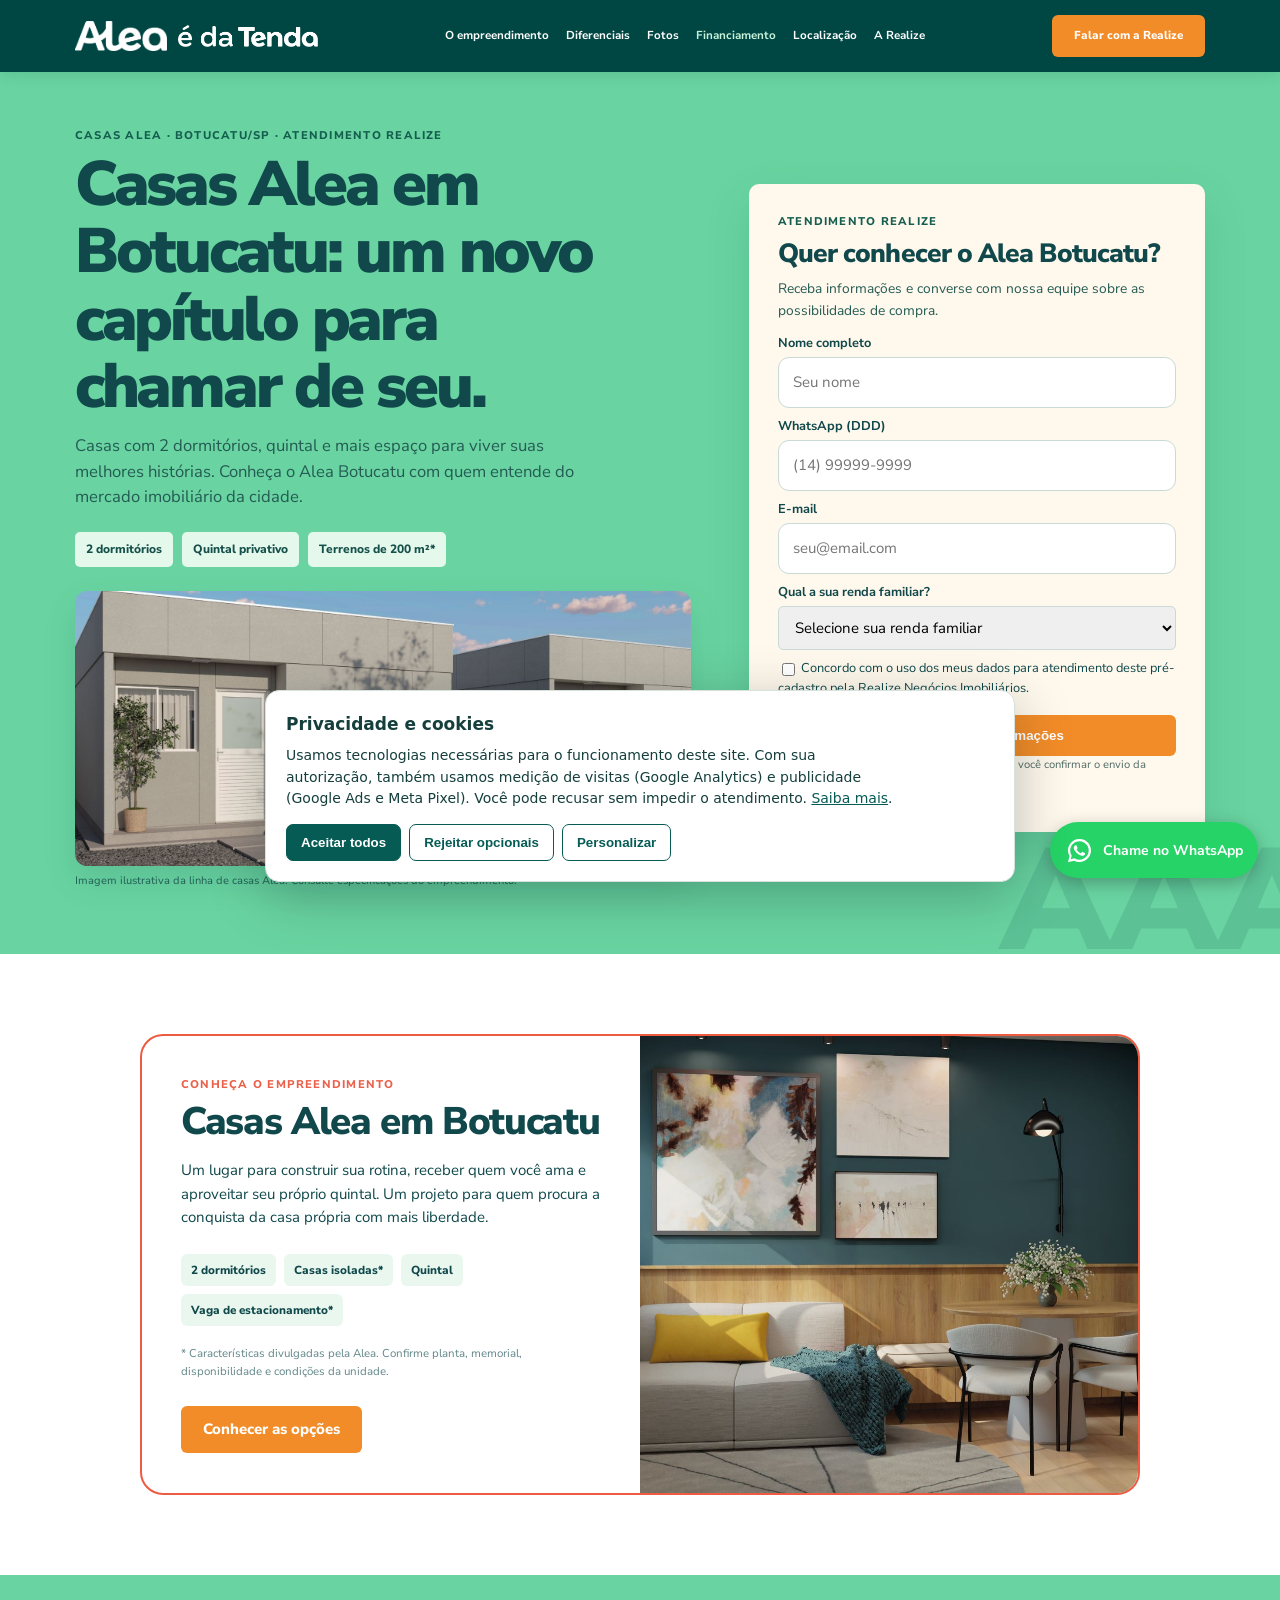
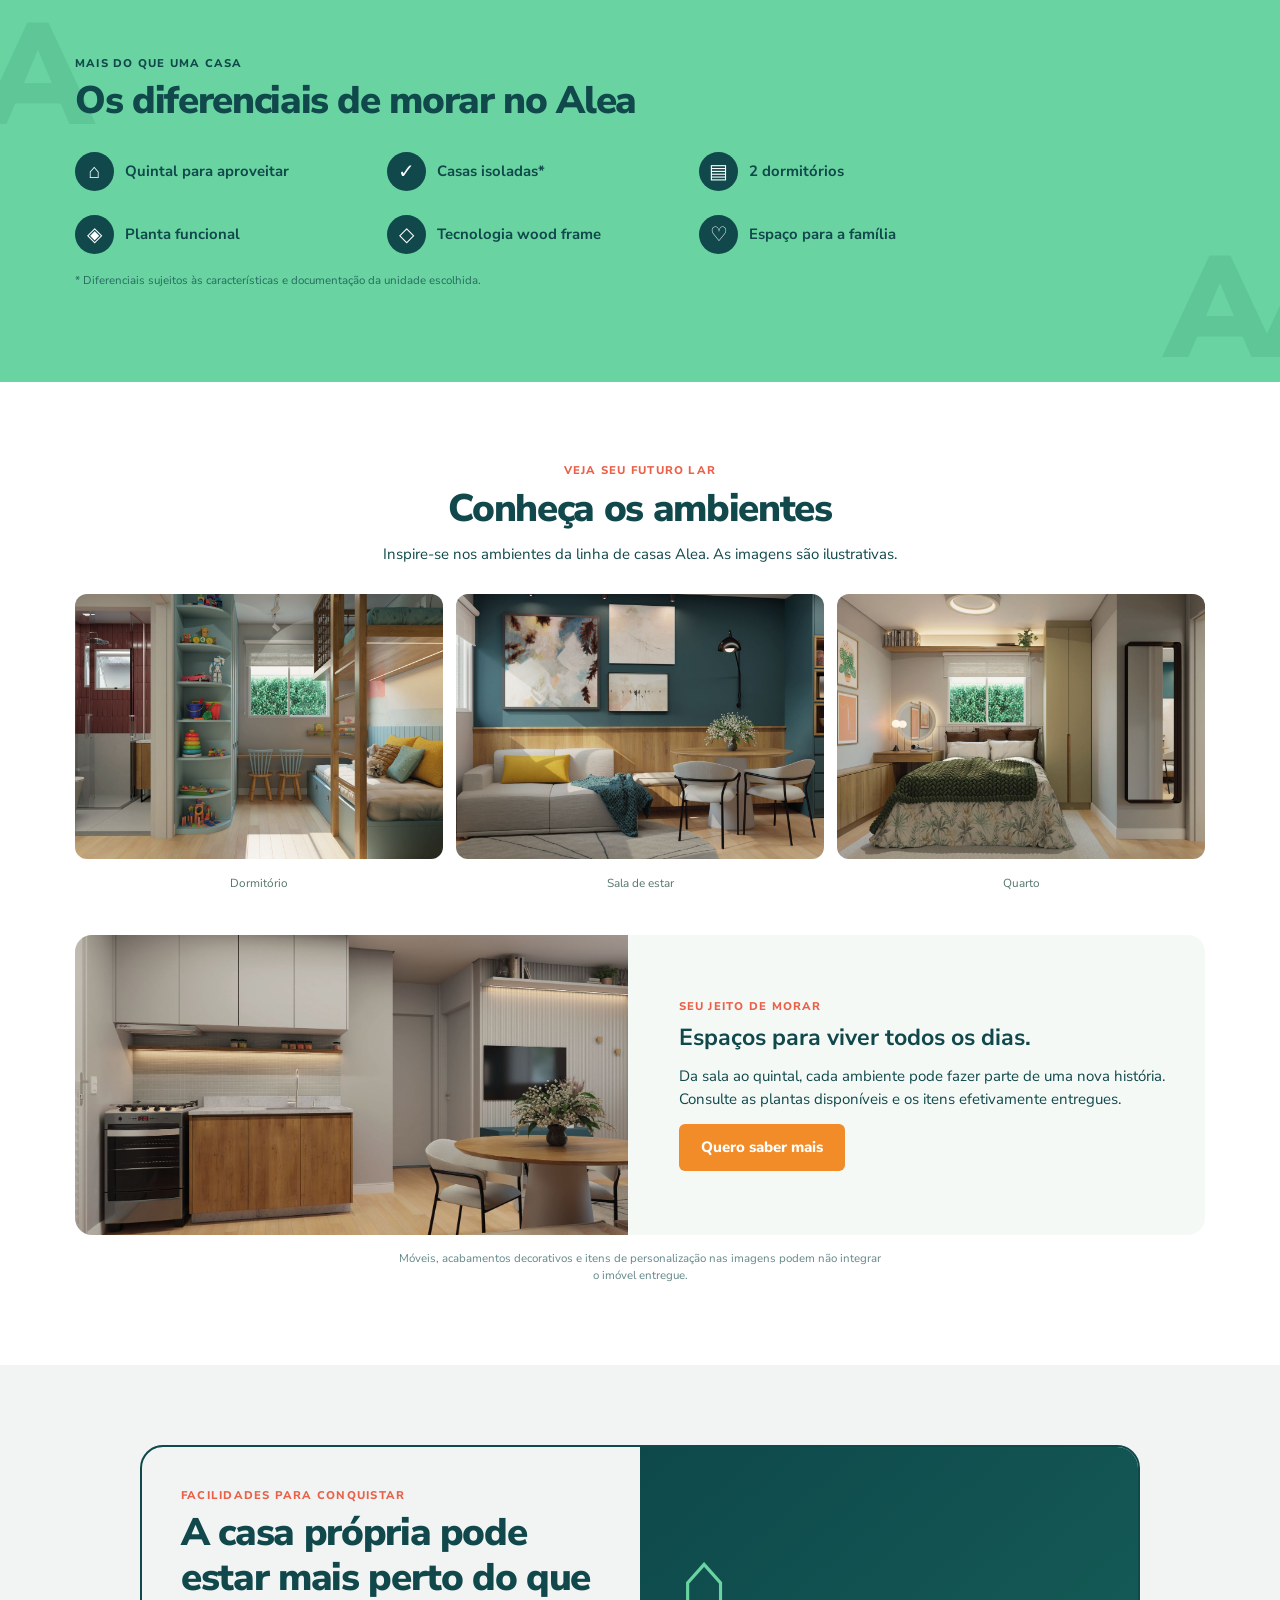
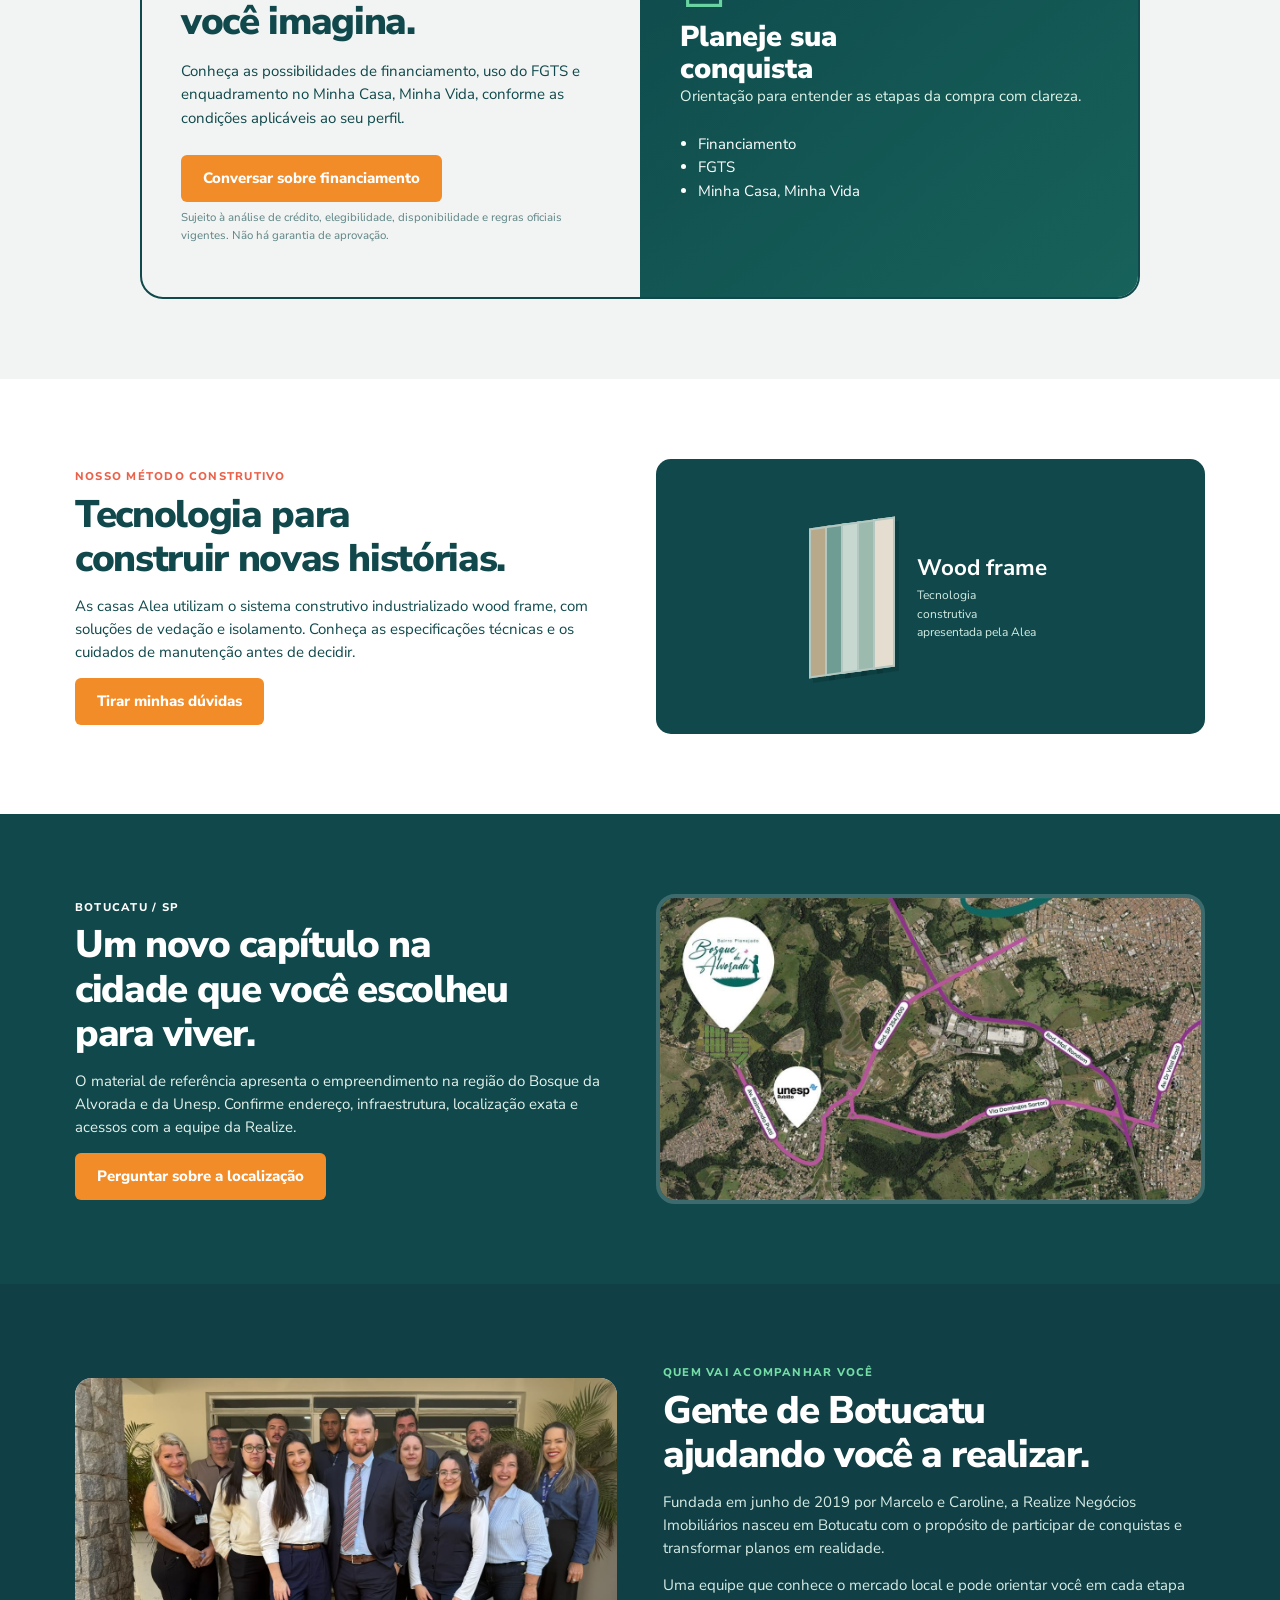
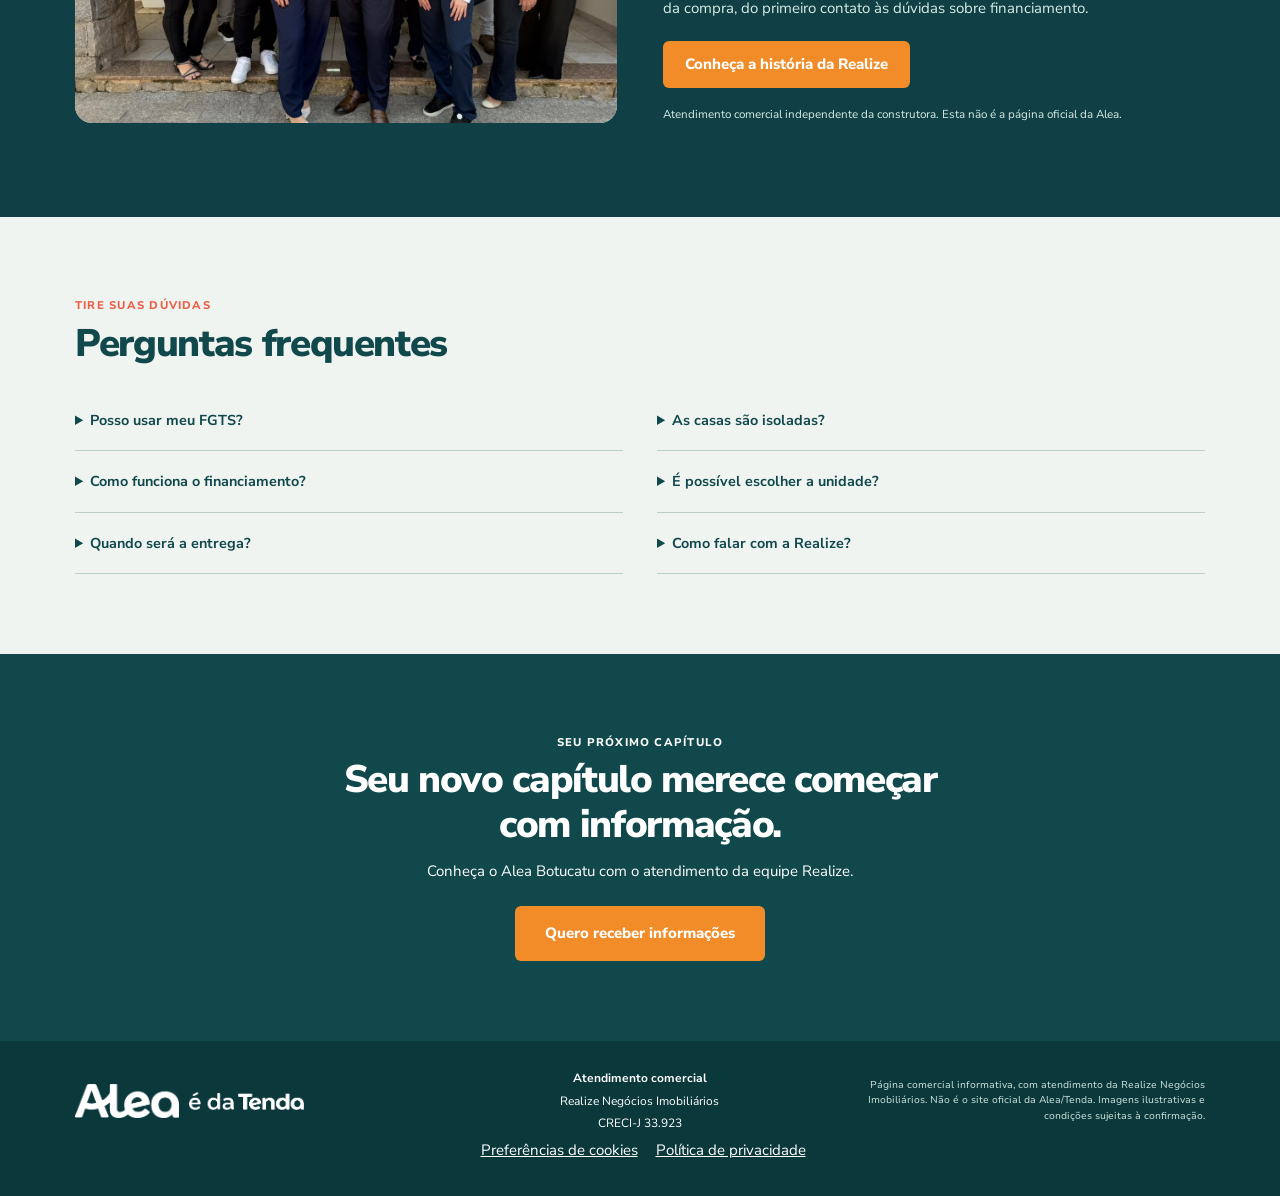
<file: index.html>
<!doctype html><html lang="pt-BR"><head>
<link rel="canonical" href="https://www.casasaleaembotucatu.com.br/">

<script defer src="/privacy.js"></script>

<meta charset="UTF-8"><meta name="viewport" content="width=device-width,initial-scale=1"><title>Casas Alea em Botucatu | 2 Dormitórios e Quintal | Realize</title><meta name="description" content="Conheça as casas Alea em Botucatu: 2 dormitórios, quintal e possibilidade de financiamento. Tire suas dúvidas e faça seu pré-cadastro com a Realize."><meta name="robots" content="index,follow">
<meta property="og:type" content="website">
<meta property="og:locale" content="pt_BR">
<meta property="og:site_name" content="Casas Alea em Botucatu | Realize">
<meta property="og:title" content="Casas Alea em Botucatu | 2 Dormitórios e Quintal | Realize">
<meta property="og:description" content="Conheça as casas Alea em Botucatu: 2 dormitórios, quintal e possibilidade de financiamento. Tire suas dúvidas e faça seu pré-cadastro com a Realize.">
<meta property="og:url" content="https://www.casasaleaembotucatu.com.br/">
<meta property="og:image" content="https://www.casasaleaembotucatu.com.br/assets/casapatio-fachada.jpg">
<meta name="twitter:card" content="summary_large_image">
<script type="application/ld+json">{"@context":"https://schema.org","@graph":[{"@type":"WebSite","@id":"https://www.casasaleaembotucatu.com.br/#website","name":"Casas Alea em Botucatu | Realize","url":"https://www.casasaleaembotucatu.com.br/","inLanguage":"pt-BR"},{"@type":"WebPage","@id":"https://www.casasaleaembotucatu.com.br/#webpage","url":"https://www.casasaleaembotucatu.com.br/","name":"Casas Alea em Botucatu | 2 Dormitórios e Quintal | Realize","description":"Conheça as casas Alea em Botucatu: 2 dormitórios, quintal e possibilidade de financiamento. Tire suas dúvidas e faça seu pré-cadastro com a Realize.","inLanguage":"pt-BR","isPartOf":{"@id":"https://www.casasaleaembotucatu.com.br/#website"},"about":{"@id":"https://www.casasaleaembotucatu.com.br/realize.html#imobiliaria"}},{"@type":"RealEstateAgent","@id":"https://www.casasaleaembotucatu.com.br/realize.html#imobiliaria","name":"Realize Negócios Imobiliários","url":"https://www.casasaleaembotucatu.com.br/realize.html","image":"https://www.casasaleaembotucatu.com.br/assets/logo-realize-oficial.jpg","telephone":"+55 14 99708-0405","areaServed":{"@type":"Place","name":"Botucatu, São Paulo, Brasil"}}]}</script><link rel="icon" type="image/png" href="[data-uri]"><meta name="theme-color" content="#004744"><style>
@import url('https://fonts.googleapis.com/css2?family=Nunito+Sans:wght@400;500;600;700;800;900&display=swap');
:root{--green:#004744;--deep:#003d3d;--mint:#a9e9c8;--cream:#faf7ef;--sand:#eee0c8;--text:#064747}*{box-sizing:border-box}html{scroll-behavior:smooth;scroll-padding-top:86px}body{margin:0;background:var(--cream);font:15px/1.55 'Nunito Sans',Arial,sans-serif;color:var(--text)}h1,h2,h3,p{margin:0 0 13px}h1{font-size:clamp(2.4rem,5vw,4.6rem);line-height:1.06;letter-spacing:-.047em;font-weight:900}h2{font-size:clamp(1.7rem,3vw,2.8rem);line-height:1.16;letter-spacing:-.035em;font-weight:850}h3{font-size:1rem;line-height:1.25}p{max-width:69ch}a{color:inherit}.wrap{width:min(1130px,90%);margin:auto}.section{padding:73px 0}.sand{background:var(--sand)}.dark{background:var(--green);color:white}.eyebrow{display:block;font-size:.7rem;letter-spacing:.17em;font-weight:800;text-transform:uppercase;opacity:.76;margin-bottom:7px}.grid{display:grid;grid-template-columns:repeat(2,minmax(0,1fr));gap:32px;align-items:center}.btn{display:inline-block;text-decoration:none;background:var(--green);color:white;padding:12px 22px;border-radius:30px;font-weight:800;border:0;cursor:pointer}.btn.light{background:#b2edce;color:#01413d}.btn:hover{filter:brightness(1.08)}:focus-visible{outline:3px solid #f7bf45;outline-offset:3px}.nav{position:sticky;top:0;z-index:90;background:#003f3d;color:#fff;box-shadow:0 3px 12px #002c2b30}.nav-inner{min-height:68px;display:flex;align-items:center;gap:24px;justify-content:space-between}.brand{display:flex;align-items:center;gap:11px;font-weight:900;font-size:1.6rem;letter-spacing:-.07em;text-decoration:none;white-space:nowrap}.brand small{font-weight:600;font-size:.57rem;letter-spacing:0}.tenda{color:#ff5856;letter-spacing:-.02em;font-size:.95rem}.nav-links{display:flex;gap:17px;align-items:center}.nav-links a{text-decoration:none;font-size:.72rem;font-weight:700;white-space:nowrap}.nav-links a:hover{text-decoration:underline}.nav .btn{font-size:.72rem;white-space:nowrap}.hero{background:var(--green);color:#fff;padding:64px 0 55px}.hero-grid{display:grid;grid-template-columns:1fr .7fr;gap:60px;align-items:center}.hero p{font-size:1.08rem;color:#e5f2ed}.checks{padding:0;list-style:none;margin:22px 0}.checks li{margin:9px 0;display:flex;gap:11px;align-items:flex-start}.checks li:before{content:"✓";background:#72d7a2;color:#003f3a;border-radius:50%;width:20px;height:20px;display:inline-grid;place-items:center;font-weight:800;flex:0 0 20px}.form{padding:28px;background:#fff;color:var(--text);border-radius:14px;box-shadow:0 18px 40px #002b2b50}.form h3{font-size:1.3rem}.form label{display:block;font-size:.8rem;font-weight:700;margin:12px 0 4px}.form input,.form select{padding:12px;width:100%;border:1px solid #cadad5;border-radius:6px;font:inherit}.form .btn{width:100%;margin-top:18px}.form .small{font-size:.71rem;color:#506c67}.form .notice{background:#fff3d8;color:#634718;padding:11px;border-radius:7px;margin-top:10px;font-size:.8rem}.cards{display:grid;grid-template-columns:repeat(3,1fr);gap:14px;margin-top:24px}.card{background:#fff;border-radius:12px;padding:22px;min-height:144px}.card p{font-size:.86rem;margin:0}.card-icon{font-size:1.65rem;color:#087b67;display:block;margin-bottom:12px}.card.emph{background:var(--green);color:#fff}.card.emph .card-icon{color:#b4f4cc}.chips{display:flex;gap:8px;flex-wrap:wrap;margin:18px 0}.chip{border-radius:30px;background:#fff;padding:7px 13px;font-size:.75rem;font-weight:800}.gallery{display:grid;grid-template-columns:repeat(3,1fr);gap:10px;margin-top:20px}.gallery img{width:100%;height:205px;object-fit:cover;border-radius:10px}.photo{width:100%;display:block;border-radius:12px;object-fit:cover}.photo.tall{aspect-ratio:1.32;object-fit:cover}.photo.wide{aspect-ratio:2.4;object-fit:cover}.caption{font-size:.71rem;opacity:.65;margin-top:7px}.info-list{display:grid;gap:19px}.info-list div{display:flex;gap:15px;align-items:flex-start}.info-list b{display:block}.info-list span{display:block;font-size:.84rem}.info-list .icon{background:#edf8f2;color:#006b5b;width:37px;height:37px;border-radius:50%;display:grid;place-items:center;font-weight:800;flex-shrink:0}.dark .info-list .icon{background:#d5efdb}.stats{display:grid;grid-template-columns:repeat(3,1fr);gap:10px;margin-top:18px}.stat{background:#fff;border-radius:9px;padding:18px}.stat b{display:block;font-size:1.7rem}.stat:last-child{background:var(--green);color:#fff}.stat span{font-size:.75rem}.factory{display:grid;grid-template-columns:2fr 1fr 1fr;gap:8px}.factory img{width:100%;height:142px;object-fit:cover;border-radius:8px}.factory img:first-child{grid-column:1/-1;height:180px}.steps{display:grid;grid-template-columns:repeat(4,1fr);gap:12px;margin-top:24px}.step{background:#fff;border-radius:10px;padding:20px;min-height:162px}.step:first-child{background:var(--green);color:#fff}.step b{display:block;font-size:1.85rem;line-height:1.1}.step p{font-size:.77rem}.step h3{margin-top:10px}.docs .card{min-height:194px}.docs .card ul{padding-left:17px;font-size:.79rem}.docs .card li{margin-bottom:9px}.partner{display:grid;grid-template-columns:1.5fr .85fr;gap:40px;align-items:center}.realize{text-align:center;border-left:1px solid #d2c7b5;padding:24px}.realize .mark{font-size:2.25rem;color:#202b98;font-weight:900;font-style:italic;line-height:1.1}.realize .mark:before{content:"⌂";font-style:normal;font-size:2.8rem;margin-right:12px}.realize .submark{color:#202b98;letter-spacing:.08em;font-size:.73rem}.realize p{margin:13px auto 0;font-size:.8rem}.faq{display:grid;grid-template-columns:repeat(2,1fr);gap:0 34px;margin-top:24px}.faq details{border-bottom:1px solid #c7c9b9;padding:13px 0}.faq summary{cursor:pointer;font-weight:700;font-size:.85rem}.faq details p{font-size:.79rem;padding-top:11px}.cta{text-align:center}.cta h2{margin-left:auto;margin-right:auto;text-align:center}.cta .eyebrow{display:block;text-align:center}.cta p{margin-left:auto;margin-right:auto}.footer{background:#003a39;color:#fff;text-align:center;padding:28px 0}.footer small{display:block;font-size:.68rem;color:#c0d8d1;max-width:850px;margin:12px auto}.footer .brand{justify-content:center;font-size:1.4rem}.mobile-note{font-size:.7rem;color:#5e786c}.anchor{scroll-margin-top:80px}@media(max-width:1090px){.nav-links{gap:10px}.nav-links a{font-size:.62rem}}@media(max-width:860px){.nav-inner{flex-wrap:wrap;padding:9px 0}.nav-links{order:3;width:100%;overflow-x:auto;padding-bottom:8px;gap:16px}.nav .btn{margin-left:auto}.hero-grid,.grid,.partner{grid-template-columns:1fr}.hero{padding:42px 0}.cards,.gallery{grid-template-columns:repeat(2,1fr)}.steps{grid-template-columns:repeat(2,1fr)}.realize{border-left:0;border-top:1px solid #d2c7b5}.section{padding:54px 0}}@media(max-width:550px){h1{font-size:2.6rem}.cards,.gallery,.steps,.faq{grid-template-columns:1fr}.gallery img{height:230px}.stats{grid-template-columns:1fr}.form{padding:20px}.factory img{height:100px}.factory img:first-child{height:140px}}

/* Atualização visual Alea — versão de revisão, sem alterações de domínio ou captação */
:root{--green:#00484c;--deep:#003c40;--mint:#c9e9d7;--cream:#f8f8f2;--sand:#eaf2e9;--text:#00484c}
body{background:var(--cream);color:var(--text)}
.nav{background:#00484c;box-shadow:0 2px 14px #002d3020}.nav-inner{min-height:78px}.nav .btn,.btn{border-radius:999px;transition:transform .18s ease,filter .18s ease}.btn:hover{transform:translateY(-2px)}
.hero{background:linear-gradient(125deg,#00484c 0%,#006365 100%);padding:74px 0 65px}.hero-grid{gap:48px;grid-template-columns:1.1fr .75fr}.hero h1{max-width:13ch;font-size:clamp(2.7rem,5.4vw,5.3rem);line-height:1.04;letter-spacing:-.052em}.hero p{max-width:53ch}.eyebrow{letter-spacing:.13em}.hero .eyebrow{color:#c5efda;opacity:1}.form{border-radius:22px;padding:34px;box-shadow:0 22px 65px #002e3255}.form h3{font-size:1.55rem}.form input:not([type=checkbox]),.form select{border-radius:11px;padding:13px 14px}.form .btn{padding:15px}.section{padding:86px 0}.section h2{max-width:20ch}.card,.step,.stat{border-radius:18px}.card{box-shadow:0 6px 24px #003f4110}.photo,.gallery img{border-radius:19px}.chip{border:1px solid #d5e8dd}.sand{background:#e9f2ed}.dark{background:#00484c}.cta .btn{padding:16px 30px}.faq details{padding:19px 0}.faq summary{font-size:.94rem}.footer{background:#00383b}
@media(max-width:860px){.hero-grid{grid-template-columns:1fr}.hero h1{max-width:17ch}.section{padding:58px 0}}
@media(max-width:550px){.hero{padding:42px 0}.hero h1{font-size:clamp(2.35rem,10vw,3.25rem)}.form{padding:22px;border-radius:18px}.nav-inner{min-height:64px}}

/* V2 — hierarquia comercial e seções baseadas no produto, preservando formulários */
.product-highlights{background:#fff;border-bottom:1px solid #dce9e4}.highlights-grid{display:grid;grid-template-columns:repeat(4,minmax(0,1fr));gap:0}.highlights-grid>div{padding:27px 20px;border-right:1px solid #dce9e4}.highlights-grid>div:first-child{padding-left:0}.highlights-grid>div:last-child{border-right:0}.highlights-grid b{display:block;color:#00484c;font-size:clamp(1.1rem,1.6vw,1.45rem);line-height:1.2}.highlights-grid span{display:block;font-size:.77rem;color:#54716a;margin-top:6px}.hero-showcase{position:relative}.hero-showcase .photo.wide{aspect-ratio:2.6;max-height:480px;object-position:center 53%;border:5px solid #ffffff24;box-shadow:0 18px 50px #002b2e45}.finance-section{background:#f3f8f4}.finance-panel{background:#00484c;color:white;border-radius:26px;padding:38px;box-shadow:0 18px 45px #003f4020}.finance-panel h3{font-size:1.65rem;max-width:16ch}.finance-icon{display:block;font-size:3rem;color:#bdeacb}.finance-panel p{color:#e3f3ec}.finance-panel .checks li:before{background:#b6e9ca}.woodframe-section{background:#fff}.woodframe-points{display:grid;gap:13px}.woodframe-points article{border:1px solid #dce9e4;border-radius:17px;padding:22px 24px;background:#f8fbf8}.woodframe-points b{display:block;font-size:1.1rem}.woodframe-points span{display:block;font-size:.85rem;margin-top:6px;color:#54716a}.gallery img{transition:transform .2s ease}.gallery img:hover{transform:scale(1.015)}.nav-links a[href="#financiamento"]{color:#c6f2da}
@media(max-width:860px){.highlights-grid{grid-template-columns:repeat(2,minmax(0,1fr))}.highlights-grid>div{padding:20px!important;border-bottom:1px solid #dce9e4}.highlights-grid>div:nth-child(2){border-right:0}.hero-showcase .photo.wide{aspect-ratio:1.8}}
@media(max-width:550px){.highlights-grid b{font-size:1.04rem}.highlights-grid span{font-size:.72rem}.finance-panel{padding:25px}.hero-showcase .photo.wide{aspect-ratio:1.4}.product-highlights .wrap{width:94%}}

/* Wireframe aprovado — direção Alea + identidade comercial Realize */
:root{--green:#10484b;--deep:#0c3b3e;--mint:#69d4a1;--cream:#ffffff;--sand:#f0f3f1;--text:#10484b}
body{background:#fff;color:var(--green)}.nav{background:#10484b}.nav-inner{min-height:72px}.nav-links{gap:17px}.nav-cta,.btn,.btn.light,.nav .btn.light,.dark .btn.light,.form .btn{background:#ec5b43!important;color:#fff!important;border-radius:6px!important}.btn:hover,.form .btn:hover{background:#d74a33!important;transform:translateY(-1px)}.nav .brand{flex-shrink:0}.section{padding:80px 0}.section h2{max-width:19ch}.eyebrow{opacity:1;letter-spacing:.11em}.eyebrow.accent{color:#ea6049}.hero{background:#69d4a1;color:#10484b;padding:55px 0 64px;position:relative;overflow:hidden}.hero-grid{grid-template-columns:1.08fr .8fr;gap:58px;align-items:center;position:relative;z-index:1}.hero h1{color:#10484b;max-width:14ch;font-size:clamp(2.5rem,4.9vw,4.8rem);line-height:1.07}.hero p{color:#245b54;font-size:1.04rem}.hero .eyebrow{color:#155e4f}.hero-tags{display:flex;flex-wrap:wrap;gap:9px;margin:22px 0}.hero-tags span{font-size:.75rem;font-weight:800;padding:8px 11px;border-radius:5px;background:#e4f8eb;color:#16504b}.hero-media{margin-top:24px;position:relative}.hero-media img{display:block;width:100%;max-height:275px;object-fit:cover;border-radius:12px;box-shadow:0 15px 32px #124e4d25}.hero-media small{display:block;margin-top:7px;font-size:.68rem;color:#215f55}.hero-pattern{position:absolute;bottom:-60px;right:-25px;font-size:9rem;font-weight:900;letter-spacing:-.15em;color:#0e5350;opacity:.13;pointer-events:none;white-space:nowrap}.hero-form{background:#fff8ec;border-radius:10px;padding:29px;box-shadow:0 17px 46px #064e4a24}.hero-form h2{font-size:1.65rem;max-width:none;margin:0 0 10px}.hero-form p{font-size:.86rem}.hero-form label{margin:9px 0 3px}.hero-form input,.hero-form select{padding:10px 12px;border-radius:5px}.hero-form .btn{margin-top:13px;padding:13px}.hero-form .small{font-size:.69rem}.intro-section{background:white}.split-card{display:grid;grid-template-columns:1fr 1fr;align-items:stretch;border:2px solid #ed5b43;border-radius:23px;overflow:hidden;max-width:1000px;margin:auto}.split-content{padding:40px 39px;display:flex;flex-direction:column;align-items:flex-start;justify-content:center}.split-content h2{margin:0 0 15px}.split-content .btn{margin-top:12px}.split-image{width:100%;height:100%;min-height:370px;object-fit:cover}.detail-pills{display:flex;flex-wrap:wrap;gap:8px;margin:12px 0}.detail-pills span{padding:7px 10px;background:#e9f7ee;border-radius:6px;font-size:.73rem;font-weight:800}.benefits-section{background:#69d4a1;position:relative;overflow:hidden}.benefits-section:before,.benefits-section:after{content:"A A";position:absolute;font-size:9rem;line-height:1;font-weight:900;letter-spacing:-.2em;color:#0b5550;opacity:.1;pointer-events:none}.benefits-section:before{left:-110px;top:30px}.benefits-section:after{right:-60px;bottom:0}.benefits-section .wrap{position:relative;z-index:1}.benefits-section h2{max-width:none}.benefits-grid{display:grid;grid-template-columns:repeat(3,1fr);gap:24px 36px;margin:28px 0 18px;max-width:900px}.benefits-grid>div{display:flex;align-items:center;gap:11px;font-size:.93rem}.benefit-icon{display:grid;place-items:center;width:39px;height:39px;flex:0 0 39px;border-radius:50%;background:#10484b;color:#fff;font-size:1.25rem}.benefits-section .caption{opacity:.75}.section-heading.centered{text-align:center}.section-heading.centered h2{margin:0 auto 12px;max-width:none}.section-heading.centered p{margin:auto}.photo-grid{display:grid;grid-template-columns:repeat(3,1fr);gap:13px;margin-top:28px}.photo-grid figure{margin:0}.photo-grid img{width:100%;height:265px;object-fit:cover;border-radius:12px}.photo-grid figcaption{text-align:center;color:#54756d;font-size:.73rem;margin-top:7px}.photo-detail{display:grid;grid-template-columns:1fr 1fr;gap:25px;align-items:center;margin-top:43px;background:#f5f9f6;border-radius:17px;overflow:hidden}.photo-detail img{width:100%;height:300px;object-fit:cover}.photo-detail>div{padding:26px}.photo-detail h3{font-size:1.45rem}.centered{text-align:center}.photos-section .caption{margin:15px auto 0}.finance-section{background:#f1f4f2}.finance-card{border-color:#10484b}.finance-art{background:linear-gradient(140deg,#0e484b,#17625a);padding:40px;display:flex;flex-direction:column;justify-content:center;color:#fff}.finance-art-icon{font-size:5rem;color:#69d4a1;line-height:1}.finance-art span{font-size:1.8rem;font-weight:900;line-height:1.1;max-width:12ch}.finance-art p{color:#e1f5ea}.finance-art ul{margin:12px 0 0;padding-left:18px}.tech-section{background:#fff}.tech-visual{background:#10484b;min-height:275px;border-radius:15px;display:flex;align-items:center;justify-content:center;gap:22px;padding:28px;color:white}.tech-visual b,.tech-visual small{display:block}.tech-visual b{font-size:1.4rem}.tech-visual small{font-size:.75rem;max-width:17ch;color:#d3ede3}.tech-layers{display:flex;align-items:center;transform:skewY(-8deg)}.tech-layers span{width:22px;height:150px;margin-left:-6px;border:2px solid #b4c7c0;background:#b8a98b;box-shadow:4px 5px 0 #001e1e35}.tech-layers span:nth-child(2){background:#6f9d94}.tech-layers span:nth-child(3){background:#c7d8d1}.tech-layers span:nth-child(4){background:#9cbaad}.tech-layers span:nth-child(5){background:#e5ded0}.location-section{background:#10484b;color:#fff}.location-section p{color:#e3f1eb}.location-section .photo{border:4px solid #ffffff30;max-height:350px}.realize-section{background:#103f45;color:#fff}.realize-grid{display:grid;grid-template-columns:1fr 1fr;gap:46px;align-items:center}.realize-section p{color:#d7ece5}.realize-section .eyebrow{color:#76dfa7}.realize-section .btn{margin-top:8px}.realize-team-frame{border-radius:17px;overflow:hidden;background:#e4e9e5}.realize-team-photo{display:block;width:100%;height:345px;object-fit:cover;object-position:center 45%}.team-placeholder{height:315px;background:linear-gradient(140deg,#d7e6df,#a4c4b7);display:flex;flex-direction:column;align-items:center;justify-content:center;text-align:center;color:#10484b;padding:24px}.team-placeholder strong{font-size:1.5rem}.team-placeholder small{font-size:.75rem;max-width:29ch}.team-illustration{display:flex;align-items:flex-end;gap:4px;margin-bottom:20px}.team-illustration span{width:40px;height:80px;border-radius:22px 22px 10px 10px;background:#3d756d;position:relative;color:#d9e6e1;font-size:1.4rem;text-align:center}.team-illustration span:nth-child(2),.team-illustration span:nth-child(4){height:100px;background:#1e5552}.team-illustration span:nth-child(3){height:116px;background:#10484b}.realize-disclosure{font-size:.72rem!important;margin-top:18px}.faq-section{background:#f0f4f1}.faq{grid-template-columns:repeat(2,1fr)}.faq details{border-color:#b9d1c4}.faq summary{font-size:.9rem}.cta{background:#10484b;text-align:center}.cta h2{max-width:620px;margin-left:auto;margin-right:auto}.cta p{max-width:530px;margin:0 auto 22px}.footer{background:#0b383b}.footer small{color:#d0e4db}
@media(max-width:960px){.hero-grid{gap:24px}.nav-links{gap:10px}.nav-links a{font-size:.65rem}.hero h1{font-size:clamp(2.3rem,4.8vw,3.7rem)}}
@media(max-width:860px){.hero-grid,.realize-grid{grid-template-columns:1fr}.hero-form{max-width:570px;width:100%;margin:auto}.hero-content{max-width:680px}.split-card{grid-template-columns:1fr 1fr}.split-content{padding:28px}.benefits-grid{grid-template-columns:repeat(2,1fr)}.section{padding:58px 0}}
@media(max-width:620px){.hero{padding:35px 0 48px}.hero h1{font-size:clamp(2.15rem,9.5vw,3.1rem)}.hero-form{padding:23px}.split-card,.photo-detail{grid-template-columns:1fr}.split-image{min-height:230px;max-height:300px;order:-1}.photo-grid{gap:8px}.photo-grid img{height:150px}.photo-detail img{height:220px}.photo-detail>div{padding:24px}.benefits-grid{gap:19px 12px}.benefits-grid>div{font-size:.79rem}.benefit-icon{width:32px;height:32px;flex-basis:32px}.finance-art{min-height:230px;padding:28px}.tech-visual{min-height:220px}.realize-team-photo{height:255px}.nav-inner{gap:10px}.nav .nav-cta{font-size:.67rem;padding:10px}.faq{grid-template-columns:1fr}}
</style></head><body>
<noscript><img height="1" width="1" style="display:none" src="https://www.facebook.com/tr?id=1147098132944586&amp;ev=PageView&amp;noscript=1" alt=""></noscript>

<header class="nav"><div class="wrap nav-inner"><a href="#lancamento" class="brand" aria-label="Alea Botucatu, atendimento Realize"><img src="/assets/alea-logo-branco.png" alt="Alea" style="height:30px;width:auto"><img src="/assets/tenda-endosso-branco.png" alt="É da Tenda" style="height:22px;width:auto"></a><nav class="nav-links" aria-label="Navegação por seções"><a href="#empreendimento">O empreendimento</a><a href="#diferenciais">Diferenciais</a><a href="#fotos">Fotos</a><a href="#financiamento">Financiamento</a><a href="#localizacao">Localização</a><a href="#realize">A Realize</a></nav><a class="btn nav-cta" href="#cadastro">Falar com a Realize</a></div></header>
<main>
<section class="hero anchor" id="lancamento"><div class="wrap hero-grid"><div class="hero-content"><span class="eyebrow">Casas Alea · Botucatu/SP · Atendimento Realize</span><h1>Casas Alea em Botucatu: um novo capítulo para chamar de seu.</h1><p>Casas com 2 dormitórios, quintal e mais espaço para viver suas melhores histórias. Conheça o Alea Botucatu com quem entende do mercado imobiliário da cidade.</p><div class="hero-tags"><span>2 dormitórios</span><span>Quintal privativo</span><span>Terrenos de 200 m²*</span></div><div class="hero-media"><img src="/assets/casapatio-fachada.jpg" alt="Fachada ilustrativa de casa da linha Casapatio Alea" fetchpriority="high"><small>Imagem ilustrativa da linha de casas Alea. Consulte especificações do empreendimento.</small></div></div><div id="cadastro" class="form anchor hero-form"><span class="eyebrow">Atendimento Realize</span><h2>Quer conhecer o Alea Botucatu?</h2><p>Receba informações e converse com nossa equipe sobre as possibilidades de compra.</p><form id="alea-lead-form"><label for="nome">Nome completo</label><input id="nome" name="nome" autocomplete="name" required placeholder="Seu nome"><label for="telefone">WhatsApp (DDD)</label><input id="telefone" name="whatsapp" autocomplete="tel-national" inputmode="tel" maxlength="16" required placeholder="(14) 99999-9999"><label for="email">E-mail</label><input id="email" name="email" type="email" autocomplete="email" required placeholder="seu@email.com"><label for="renda">Qual a sua renda familiar?</label><select id="renda" name="renda" required><option value="">Selecione sua renda familiar</option><option>Até R$ 3.000</option><option>R$ 3.001 a R$ 5.000</option><option>R$ 5.001 a R$ 8.000</option><option>Acima de R$ 8.000</option><option>Prefiro conversar com a equipe</option></select><label style="font-weight:400"><input type="checkbox" id="consentimento" required style="width:auto;vertical-align:middle"> Concordo com o uso dos meus dados para atendimento deste pré-cadastro pela Realize Negócios Imobiliários.</label><input type="text" name="website" id="website" tabindex="-1" autocomplete="off" style="position:absolute;left:-10000px" aria-hidden="true"><button id="submit-lead" type="submit" class="btn">Quero receber informações</button><p id="form-notice" class="notice" hidden role="alert"></p><p class="small">Após o cadastro, o WhatsApp será aberto para você confirmar o envio da mensagem.</p></form></div></div><div class="hero-pattern" aria-hidden="true">A A A</div></section>
<section class="section intro-section anchor" id="empreendimento"><div class="wrap"><div class="split-card"><div class="split-content"><span class="eyebrow accent">Conheça o empreendimento</span><h2>Casas Alea em Botucatu</h2><p>Um lugar para construir sua rotina, receber quem você ama e aproveitar seu próprio quintal. Um projeto para quem procura a conquista da casa própria com mais liberdade.</p><div class="detail-pills"><span>2 dormitórios</span><span>Casas isoladas*</span><span>Quintal</span><span>Vaga de estacionamento*</span></div><p class="caption">* Características divulgadas pela Alea. Confirme planta, memorial, disponibilidade e condições da unidade.</p><a href="#cadastro" class="btn">Conhecer as opções</a></div><img class="split-image" src="/assets/casapatio-sala.jpg" alt="Ambiente interno ilustrativo da casa Alea" loading="lazy"></div></div></section>
<section class="section benefits-section anchor" id="diferenciais"><div class="wrap"><span class="eyebrow">Mais do que uma casa</span><h2>Os diferenciais de morar no Alea</h2><div class="benefits-grid"><div><span class="benefit-icon">⌂</span><strong>Quintal para aproveitar</strong></div><div><span class="benefit-icon">✓</span><strong>Casas isoladas*</strong></div><div><span class="benefit-icon">▤</span><strong>2 dormitórios</strong></div><div><span class="benefit-icon">◈</span><strong>Planta funcional</strong></div><div><span class="benefit-icon">◇</span><strong>Tecnologia wood frame</strong></div><div><span class="benefit-icon">♡</span><strong>Espaço para a família</strong></div></div><p class="caption">* Diferenciais sujeitos às características e documentação da unidade escolhida.</p></div></section>
<section class="section photos-section anchor" id="fotos"><div class="wrap"><div class="section-heading centered"><span class="eyebrow accent">Veja seu futuro lar</span><h2>Conheça os ambientes</h2><p>Inspire-se nos ambientes da linha de casas Alea. As imagens são ilustrativas.</p></div><div class="photo-grid"><figure><img src="/assets/casapatio-dormitorio-infantil.jpg" alt="Quarto infantil ilustrativo" loading="lazy"><figcaption>Dormitório</figcaption></figure><figure><img src="/assets/casapatio-sala.jpg" alt="Sala ilustrativa" loading="lazy"><figcaption>Sala de estar</figcaption></figure><figure><img src="/assets/casapatio-dormitorio.jpg" alt="Quarto ilustrativo" loading="lazy"><figcaption>Quarto</figcaption></figure></div><div class="photo-detail"><img src="/assets/casapatio-cozinha.jpg" alt="Cozinha ilustrativa da linha Alea" loading="lazy"><div><span class="eyebrow accent">Seu jeito de morar</span><h3>Espaços para viver todos os dias.</h3><p>Da sala ao quintal, cada ambiente pode fazer parte de uma nova história. Consulte as plantas disponíveis e os itens efetivamente entregues.</p><a class="btn" href="#cadastro">Quero saber mais</a></div></div><p class="caption centered">Móveis, acabamentos decorativos e itens de personalização nas imagens podem não integrar o imóvel entregue.</p></div></section>
<section class="section finance-section anchor" id="financiamento"><div class="wrap"><div class="split-card finance-card"><div class="split-content"><span class="eyebrow accent">Facilidades para conquistar</span><h2>A casa própria pode estar mais perto do que você imagina.</h2><p>Conheça as possibilidades de financiamento, uso do FGTS e enquadramento no Minha Casa, Minha Vida, conforme as condições aplicáveis ao seu perfil.</p><a href="#cadastro" class="btn btn-dark">Conversar sobre financiamento</a><p class="caption">Sujeito à análise de crédito, elegibilidade, disponibilidade e regras oficiais vigentes. Não há garantia de aprovação.</p></div><div class="finance-art"><div class="finance-art-icon">⌂</div><span>Planeje sua conquista</span><p>Orientação para entender as etapas da compra com clareza.</p><ul><li>Financiamento</li><li>FGTS</li><li>Minha Casa, Minha Vida</li></ul></div></div></div></section>
<section class="section tech-section"><div class="wrap grid"><div><span class="eyebrow accent">Nosso método construtivo</span><h2>Tecnologia para construir novas histórias.</h2><p>As casas Alea utilizam o sistema construtivo industrializado wood frame, com soluções de vedação e isolamento. Conheça as especificações técnicas e os cuidados de manutenção antes de decidir.</p><a href="#cadastro" class="btn btn-dark">Tirar minhas dúvidas</a></div><div class="tech-visual"><div class="tech-layers" aria-hidden="true"><span></span><span></span><span></span><span></span><span></span></div><div><b>Wood frame</b><small>Tecnologia construtiva apresentada pela Alea</small></div></div></div></section>
<section class="section location-section anchor" id="localizacao"><div class="wrap grid"><div><span class="eyebrow">Botucatu / SP</span><h2>Um novo capítulo na cidade que você escolheu para viver.</h2><p>O material de referência apresenta o empreendimento na região do Bosque da Alvorada e da Unesp. Confirme endereço, infraestrutura, localização exata e acessos com a equipe da Realize.</p><a href="#cadastro" class="btn">Perguntar sobre a localização</a></div><img src="/assets/bosque-mapa-localizacao.jpg" class="photo" alt="Mapa ilustrativo de localização divulgado em material de referência" loading="lazy"></div></section>
<section class="section realize-section anchor" id="realize"><div class="wrap realize-grid"><div class="realize-team-frame"><img class="realize-team-photo" src="/assets/equipe_realize.jpg" alt="Equipe da Realize Negócios Imobiliários em Botucatu" loading="lazy" width="1280" height="960"></div><div><span class="eyebrow">Quem vai acompanhar você</span><h2>Gente de Botucatu ajudando você a realizar.</h2><p>Fundada em junho de 2019 por Marcelo e Caroline, a Realize Negócios Imobiliários nasceu em Botucatu com o propósito de participar de conquistas e transformar planos em realidade.</p><p>Uma equipe que conhece o mercado local e pode orientar você em cada etapa da compra, do primeiro contato às dúvidas sobre financiamento.</p><a class="btn" href="/realize.html">Conheça a história da Realize</a><p class="realize-disclosure">Atendimento comercial independente da construtora. Esta não é a página oficial da Alea.</p></div></div></section>
<section class="section faq-section anchor" id="perguntas"><div class="wrap"><span class="eyebrow accent">Tire suas dúvidas</span><h2>Perguntas frequentes</h2><div class="faq"><details><summary>Posso usar meu FGTS?</summary><p>O uso depende do enquadramento do comprador e do imóvel nas regras aplicáveis. A equipe Realize pode orientar sobre os critérios e documentos.</p></details><details><summary>As casas são isoladas?</summary><p>A apresentação da Alea indica casas isoladas. Confirme a implantação e as características da unidade no material contratual.</p></details><details><summary>Como funciona o financiamento?</summary><p>As possibilidades dependem da análise de crédito e das regras do programa ou instituição financeira. O atendimento explica os próximos passos.</p></details><details><summary>É possível escolher a unidade?</summary><p>A escolha depende da disponibilidade comercial e das condições vigentes no momento do atendimento.</p></details><details><summary>Quando será a entrega?</summary><p>Solicite a previsão atualizada e os documentos oficiais à equipe comercial. Não anunciamos prazo sem confirmação documental.</p></details><details><summary>Como falar com a Realize?</summary><p>Preencha o formulário desta página ou utilize o atendimento pelo WhatsApp para gerar seu protocolo.</p></details></div></div></section>
<section class="section dark cta"><div class="wrap"><span class="eyebrow">Seu próximo capítulo</span><h2>Seu novo capítulo merece começar com informação.</h2><p>Conheça o Alea Botucatu com o atendimento da equipe Realize.</p><a class="btn" href="#cadastro">Quero receber informações</a></div></section>
</main>
<footer class="footer"><div class="wrap footer-grid"><div class="footer-left"><img src="/assets/alea-logo-branco.png" alt="Alea" height="34"><img src="/assets/tenda-endosso-branco.png" alt="É da Tenda" height="24"></div><div class="footer-middle"><strong>Atendimento comercial</strong><span>Realize Negócios Imobiliários</span><span>CRECI-J 33.923</span></div><div class="footer-right"><small>Página comercial informativa, com atendimento da Realize Negócios Imobiliários. Não é o site oficial da Alea/Tenda. Imagens ilustrativas e condições sujeitas à confirmação.</small></div></div></footer><button type="button" class="wa" id="chat-launcher" aria-label="Iniciar atendimento no WhatsApp" aria-controls="alea-chat" aria-expanded="false"><svg xmlns="http://www.w3.org/2000/svg" viewBox="0 0 32 32" aria-hidden="true" width="29" height="29"><path fill="#fff" d="M16.01 3.2A12.68 12.68 0 0 0 5.06 22.3L3.2 29l6.87-1.8A12.72 12.72 0 1 0 16.01 3.2Zm0 22.95a10.15 10.15 0 0 1-5.2-1.42l-.37-.22-4.08 1.07 1.1-3.97-.24-.4a10.18 10.18 0 1 1 8.79 4.94Zm5.58-7.62c-.3-.16-1.79-.89-2.07-.99-.28-.1-.49-.15-.7.16-.2.3-.8.98-.99 1.18-.18.2-.36.23-.67.08-.3-.15-1.3-.48-2.48-1.53-.92-.82-1.54-1.83-1.73-2.14-.18-.31-.02-.47.14-.63.14-.14.31-.36.46-.54.15-.18.2-.31.3-.52.1-.2.05-.39-.02-.54-.08-.15-.7-1.68-.96-2.3-.25-.6-.5-.51-.69-.52h-.59c-.2 0-.54.08-.82.39s-1.08 1.05-1.08 2.57 1.1 2.99 1.25 3.2c.15.2 2.17 3.31 5.25 4.64.73.31 1.3.5 1.74.64.73.23 1.4.2 1.93.12.59-.09 1.79-.73 2.04-1.44.26-.72.26-1.33.18-1.45-.08-.13-.28-.2-.59-.36Z"/></svg><span>Chame no WhatsApp</span></button>
<section id="alea-chat" class="alea-chat" role="dialog" aria-label="Atendimento Alea pelo WhatsApp" hidden>
<header class="alea-chat-head"><div><strong>Alea Botucatu</strong><small>Atendimento Realize</small></div><button type="button" id="chat-close" aria-label="Fechar conversa">×</button></header>
<div class="alea-chat-body" id="chat-messages" aria-live="polite"><div class="chat-msg bot">Olá! Seja bem-vindo ao Alea Botucatu.</div><div class="chat-msg bot">Já vou passar você para um dos nossos corretores. Me informa seu nome, por favor?</div></div>
<form id="chat-form" class="chat-entry"><label for="chat-input" class="sr-only">Sua resposta</label><input id="chat-input" autocomplete="name" maxlength="120" placeholder="Digite seu nome..." required><button type="submit" id="chat-send" aria-label="Enviar resposta">➤</button></form>
<div class="chat-consent" id="chat-consent" hidden><label><input type="checkbox" id="chat-consent-check"> Autorizo o uso dos meus dados pela Realize para atendimento sobre o Alea Botucatu.</label><button type="button" id="chat-finish">Continuar no WhatsApp</button><small>O contato é registrado antes de abrir o WhatsApp.</small></div>
<div class="chat-error" id="chat-error" role="alert" hidden></div>
</section><style>.wa{position:fixed;bottom:22px;right:22px;width:56px;height:56px;border:0;border-radius:50%;display:grid;place-items:center;background:#25d366;box-shadow:0 5px 18px #0004;z-index:85;cursor:pointer}.wa:hover{transform:scale(1.04)}.nav{background:#004744}.nav .btn.light,.btn.light{background:#a8ebc4;color:#004744}.realize .mark:before{content:none}@media(max-width:550px){.hero .photo.wide{aspect-ratio:1.55;object-fit:cover}.nav-inner{gap:10px}}.btn,.btn.light,.nav .btn.light,.dark .btn.light,.form .btn{background:#f28c28!important;color:#fff!important}.btn:hover{background:#de7715!important}.wa{width:208px!important;height:56px!important;border-radius:32px!important;padding:0 16px!important;gap:9px!important;display:flex!important;align-items:center!important;justify-content:center!important;overflow:hidden!important;transition:width .32s ease,padding .32s ease!important;font:700 14px 'Nunito Sans',Arial,sans-serif!important;color:#fff!important}.footer-grid{display:grid;grid-template-columns:1fr 1fr 1fr;align-items:center;gap:26px;text-align:left}.footer-left{display:flex;align-items:center;gap:10px}.footer-left img{width:auto;max-width:115px;object-fit:contain}.footer-middle{text-align:center;font-size:12px;display:grid;gap:4px}.footer-right{text-align:right}.footer-right small{margin:0;display:block;font-size:10px}.realize{background:#fff;border-radius:10px}.realize img{background:#fff;display:block;margin:auto;max-width:245px;width:100%;height:auto;object-fit:contain}@media(max-width:700px){.footer-grid{grid-template-columns:1fr;text-align:center}.footer-left{justify-content:center}.footer-right{text-align:center}.footer-right small{margin:auto}}</style><script>
(function(){
const form=document.getElementById('alea-lead-form');
if(!form)return;
const utmKeys=['utm_source','utm_medium','utm_campaign','utm_id','utm_content','utm_term','gclid','fbclid','ttclid'];
const values=new URLSearchParams(location.search);
const track={};for(const key of utmKeys){const v=values.get(key);if(v){sessionStorage.setItem('alea-'+key,v);track[key]=v}else track[key]=sessionStorage.getItem('alea-'+key)||'';}
const notice=document.getElementById('form-notice'),btn=document.getElementById('submit-lead');const telefone=form.querySelector('[name="whatsapp"]');const validarTelefone=()=>{const d=telefone.value.replace(/\D/g,'');const ok=/^[1-9][0-9][2-9][0-9]{7,8}$/.test(d);telefone.setCustomValidity(ok?'':'Informe DDD e telefone com 10 ou 11 dígitos, sem o 55.');return ok;};telefone.addEventListener('input',()=>{telefone.setCustomValidity('');if(telefone.value.trim())validarTelefone();});
form.addEventListener('submit',async function(event){
event.preventDefault();validarTelefone();if(!form.reportValidity())return;
notice.hidden=true;btn.disabled=true;btn.textContent='Registrando pré-cadastro...';
const data={nome:form.nome.value.trim(),whatsapp:form.whatsapp.value.trim(),email:form.email.value.trim(),renda:form.renda.value,website:form.website.value,consentimento:form.consentimento.checked,referrer:document.referrer,page:location.pathname,...track};
try{const response=await fetch('/api/lead',{method:'POST',headers:{'Content-Type':'application/json'},body:JSON.stringify(data),signal:AbortSignal.timeout(15000)});const body=await response.json();if(!response.ok||!body.ok||!body.protocolo)throw Error('Falha no registro. Tente novamente.');
sessionStorage.setItem('alea-form-'+body.protocolo,JSON.stringify({nome:data.nome,whatsapp:data.whatsapp,email:data.email,renda:data.renda}));
sessionStorage.setItem('alea-conversion-'+body.protocolo,'1');
try{window.aleaTrack?.('alea_form_success',{lead_channel:'form'});}catch(_){}
location.assign('/obrigado.html?p='+encodeURIComponent(body.protocolo));
}catch(err){notice.textContent='Não foi possível registrar o pré-cadastro agora. Tente novamente ou use o botão de WhatsApp ao lado.';notice.hidden=false;btn.disabled=false;btn.textContent='Quero receber informações';}
});
})();
</script><style>
.wa.is-compact{width:56px!important;padding:0!important}.wa span{white-space:nowrap;opacity:1;max-width:160px;transition:opacity .16s ease,max-width .27s ease}.wa.is-compact span{opacity:0;max-width:0;overflow:hidden}.wa svg{flex:0 0 29px}.alea-chat{position:fixed;bottom:90px;right:22px;width:min(365px,calc(100vw - 24px));height:min(490px,calc(100dvh - 125px));z-index:95;background:#efeae2;background-image:radial-gradient(#d6d1c8 0.75px,transparent 0.75px),radial-gradient(#e4ded4 0.75px,transparent 0.75px);background-position:0 0,14px 14px;background-size:28px 28px;box-shadow:0 14px 42px #08291c55;border-radius:16px;overflow:hidden;display:flex;flex-direction:column;font-family:'Nunito Sans',Arial,sans-serif}
.alea-chat[hidden],.chat-consent[hidden],.chat-error[hidden]{display:none!important}
.alea-chat-head{display:flex;justify-content:space-between;align-items:center;padding:13px 17px;background:#075e54;color:#fff}
.alea-chat-head strong,.alea-chat-head small{display:block}.alea-chat-head small{font-size:11px;color:#e5fcf0}.alea-chat-head button{border:0;background:transparent;color:white;font-size:27px;cursor:pointer}
.alea-chat-body{padding:15px;overflow-y:auto;flex:1;display:flex;flex-direction:column;align-items:flex-start;gap:10px}
.chat-msg{max-width:90%;border-radius:12px;padding:10px 12px;font-size:13px;line-height:1.43;white-space:pre-wrap;box-shadow:0 1px 3px #00331d1b}
.chat-msg.bot{background:white;border-top-left-radius:3px}.chat-msg.user{background:#dcf8c6;align-self:flex-end;border-top-right-radius:3px}
.chat-entry{display:flex;background:#f5f8f5;padding:11px;gap:8px}.chat-entry input{flex:1;min-width:0;padding:11px;border:1px solid #c9d7cf;border-radius:22px;font:inherit}.chat-entry button,.chat-consent button{border:0;background:#25d366;color:#fff;font-weight:800;border-radius:24px;padding:10px 17px;cursor:pointer}
.chat-consent{padding:14px;background:white;font-size:12px}.chat-consent label{display:flex;align-items:flex-start;gap:7px}.chat-consent button{width:100%;margin-top:12px}.chat-consent small{display:block;text-align:center;color:#60746a;margin-top:6px}
.chat-error{padding:9px;font-size:12px;color:#842121;background:#ffebeb}.sr-only{position:absolute;width:1px;height:1px;padding:0;margin:-1px;overflow:hidden;clip:rect(0,0,0,0);white-space:nowrap;border:0}
@media(max-width:480px){.alea-chat{right:12px;bottom:82px}}
</style>
<script>
(function(){
 const launcher=document.getElementById('chat-launcher'),panel=document.getElementById('alea-chat'),close=document.getElementById('chat-close'),form=document.getElementById('chat-form'),inp=document.getElementById('chat-input'),feed=document.getElementById('chat-messages'),consent=document.getElementById('chat-consent'),finish=document.getElementById('chat-finish'),error=document.getElementById('chat-error');
 let step=0,nome='',phone='',email='',renda='',busy=false,readyUrl='',pendingTab=null;const rendas=['Até R$ 3.000','R$ 3.001 a R$ 5.000','R$ 5.001 a R$ 8.000','Acima de R$ 8.000','Prefiro conversar com a equipe'];
 const msg=(text,who)=>{const d=document.createElement('div');d.className='chat-msg '+who;d.textContent=text;feed.appendChild(d);feed.scrollTop=feed.scrollHeight;};
 const clearChat=()=>{nome='';phone='';email='';renda='';readyUrl='';step=0;busy=false;inp.value='';inp.type='text';inp.placeholder='Digite seu nome...';inp.autocomplete='name';form.hidden=false;form.style.display='';consent.hidden=true;document.getElementById('chat-consent-check').checked=false;finish.disabled=false;finish.textContent='Continuar no WhatsApp';error.hidden=true;feed.replaceChildren();msg('Olá! Seja bem-vindo ao Alea Botucatu.','bot');msg('Já vou passar você para um dos nossos corretores. Me informa seu nome, por favor?','bot');};
 const dismiss=()=>{panel.hidden=true;launcher.setAttribute('aria-expanded','false');launcher.classList.remove('is-compact');clearChat();};
 const open=()=>{clearChat();panel.hidden=false;launcher.classList.add('is-compact');launcher.setAttribute('aria-expanded','true');inp.focus();};
 launcher.addEventListener('click',()=>{if(panel.hidden)open();else dismiss();});
 close.addEventListener('click',()=>{dismiss();launcher.focus()});
 form.addEventListener('submit',(e)=>{e.preventDefault();const val=inp.value.trim();error.hidden=true;
 if(step===0){if(val.length<3){error.textContent='Digite seu nome com pelo menos 3 caracteres.';error.hidden=false;return}nome=val;msg(val,'user');msg('Prazer, '+nome.split(' ')[0]+'! Agora me fala seu número de telefone com DDD, por favor.','bot');step=1;inp.value='';inp.placeholder='(14) 99999-9999';inp.autocomplete='tel';inp.focus();}
 else if(step===1){const digits=val.replace(/\D/g,'');if(!/^[1-9][0-9][2-9][0-9]{7,8}$/.test(digits)){error.textContent='Informe DDD e telefone com 10 ou 11 dígitos, sem o 55.';error.hidden=false;return}phone=digits;msg(val,'user');msg('Agora me informe seu e-mail, por favor.','bot');step=2;inp.value='';inp.type='email';inp.placeholder='seu@email.com';inp.autocomplete='email';inp.focus();}else if(step===2){if(!/^[^\s@]+@[^\s@]+\.[^\s@]+$/.test(val)){error.textContent='Informe um e-mail válido.';error.hidden=false;return}email=val;msg(val,'user');msg('Qual é sua renda familiar? Responda com o número da opção: 1. Até R$ 3.000; 2. R$ 3.001 a R$ 5.000; 3. R$ 5.001 a R$ 8.000; 4. Acima de R$ 8.000; 5. Prefiro conversar com a equipe','bot');step=3;inp.value='';inp.type='text';inp.autocomplete='off';inp.placeholder='Digite de 1 a 5';inp.focus();}else if(step===3){const opt=Number(val);if(!/^[1-5]$/.test(val)||!rendas[opt-1]){error.textContent='Escolha uma opção de 1 a 5.';error.hidden=false;return}renda=rendas[opt-1];msg(renda,'user');msg('Obrigado! Confirme a autorização para gerar seu protocolo e continuar no WhatsApp.','bot');step=4;form.hidden=true;form.style.display='none';consent.hidden=false;}
 });
 finish.addEventListener('click',async()=>{if(busy)return;error.hidden=true;if(!document.getElementById('chat-consent-check').checked){error.textContent='Confirme a autorização para seguir.';error.hidden=false;return}busy=true;finish.disabled=true;finish.textContent='Gerando protocolo...';
 const keys=['utm_source','utm_medium','utm_campaign','utm_id','utm_content','utm_term','gclid','fbclid','ttclid'];const qs=new URLSearchParams(location.search);const payload={nome,whatsapp:phone,email,renda,consentimento:true,website:'',referrer:document.referrer,page:location.pathname};for(const key of keys)payload[key]=qs.get(key)||sessionStorage.getItem('alea-'+key)||'';
 try{const response=await fetch('/api/chat-lead',{method:'POST',headers:{'Content-Type':'application/json'},body:JSON.stringify(payload),signal:AbortSignal.timeout(15000)});const result=await response.json();if(!response.ok||!result.ok||!result.protocolo)throw Error('registro');const p=result.protocolo;
try{window.aleaTrack?.('alea_whatsapp_handoff',{lead_channel:'chat'});}catch(_){}
 const text=['Olá! Quero informações sobre o Alea Botucatu.','Protocolo: '+p,'Não apague esta mensagem. Precisaremos do protocolo para iniciar o atendimento.','Nome: '+nome,'WhatsApp: '+phone,'E-mail: '+email,'Renda familiar: '+renda].join('\n');
 const url='https://wa.me/5514997080405?text='+encodeURIComponent(text);
 // O protocolo já foi confirmado na planilha antes do redirecionamento.
 // Limpa a interface antes de deixar o domínio; a mesma aba evita bloqueadores de popup.
 if(pendingTab&&!pendingTab.closed){try{pendingTab.close()}catch(e){}}
 pendingTab=null;dismiss();
 // Redirecionamento fora do ciclo de callback para permitir que o navegador pinte a tela.
 window.location.assign(url);
 }catch(ex){if(pendingTab&&!pendingTab.closed)pendingTab.close();pendingTab=null;error.textContent='Não foi possível registrar agora. Tente novamente.';error.hidden=false;finish.disabled=false;finish.textContent='Continuar no WhatsApp';busy=false;}
 });
})();
</script></body></html>
</file>
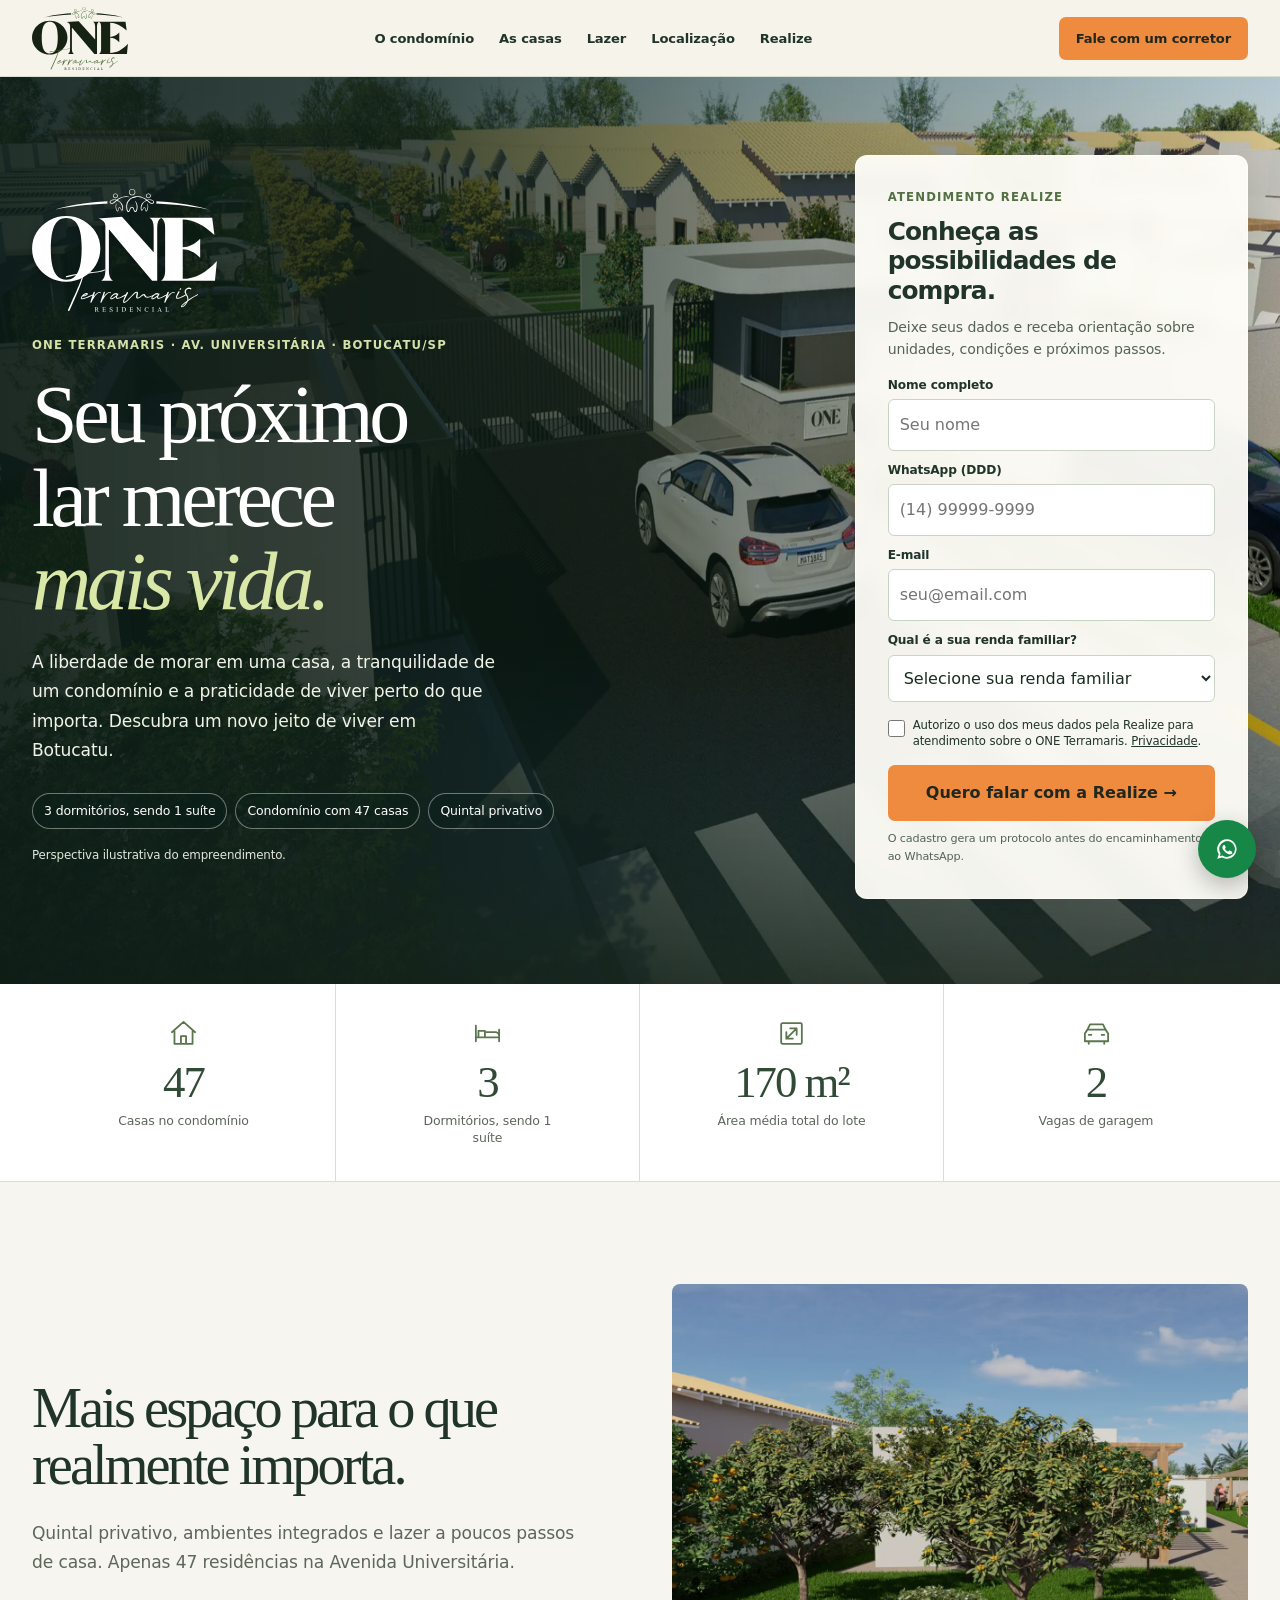
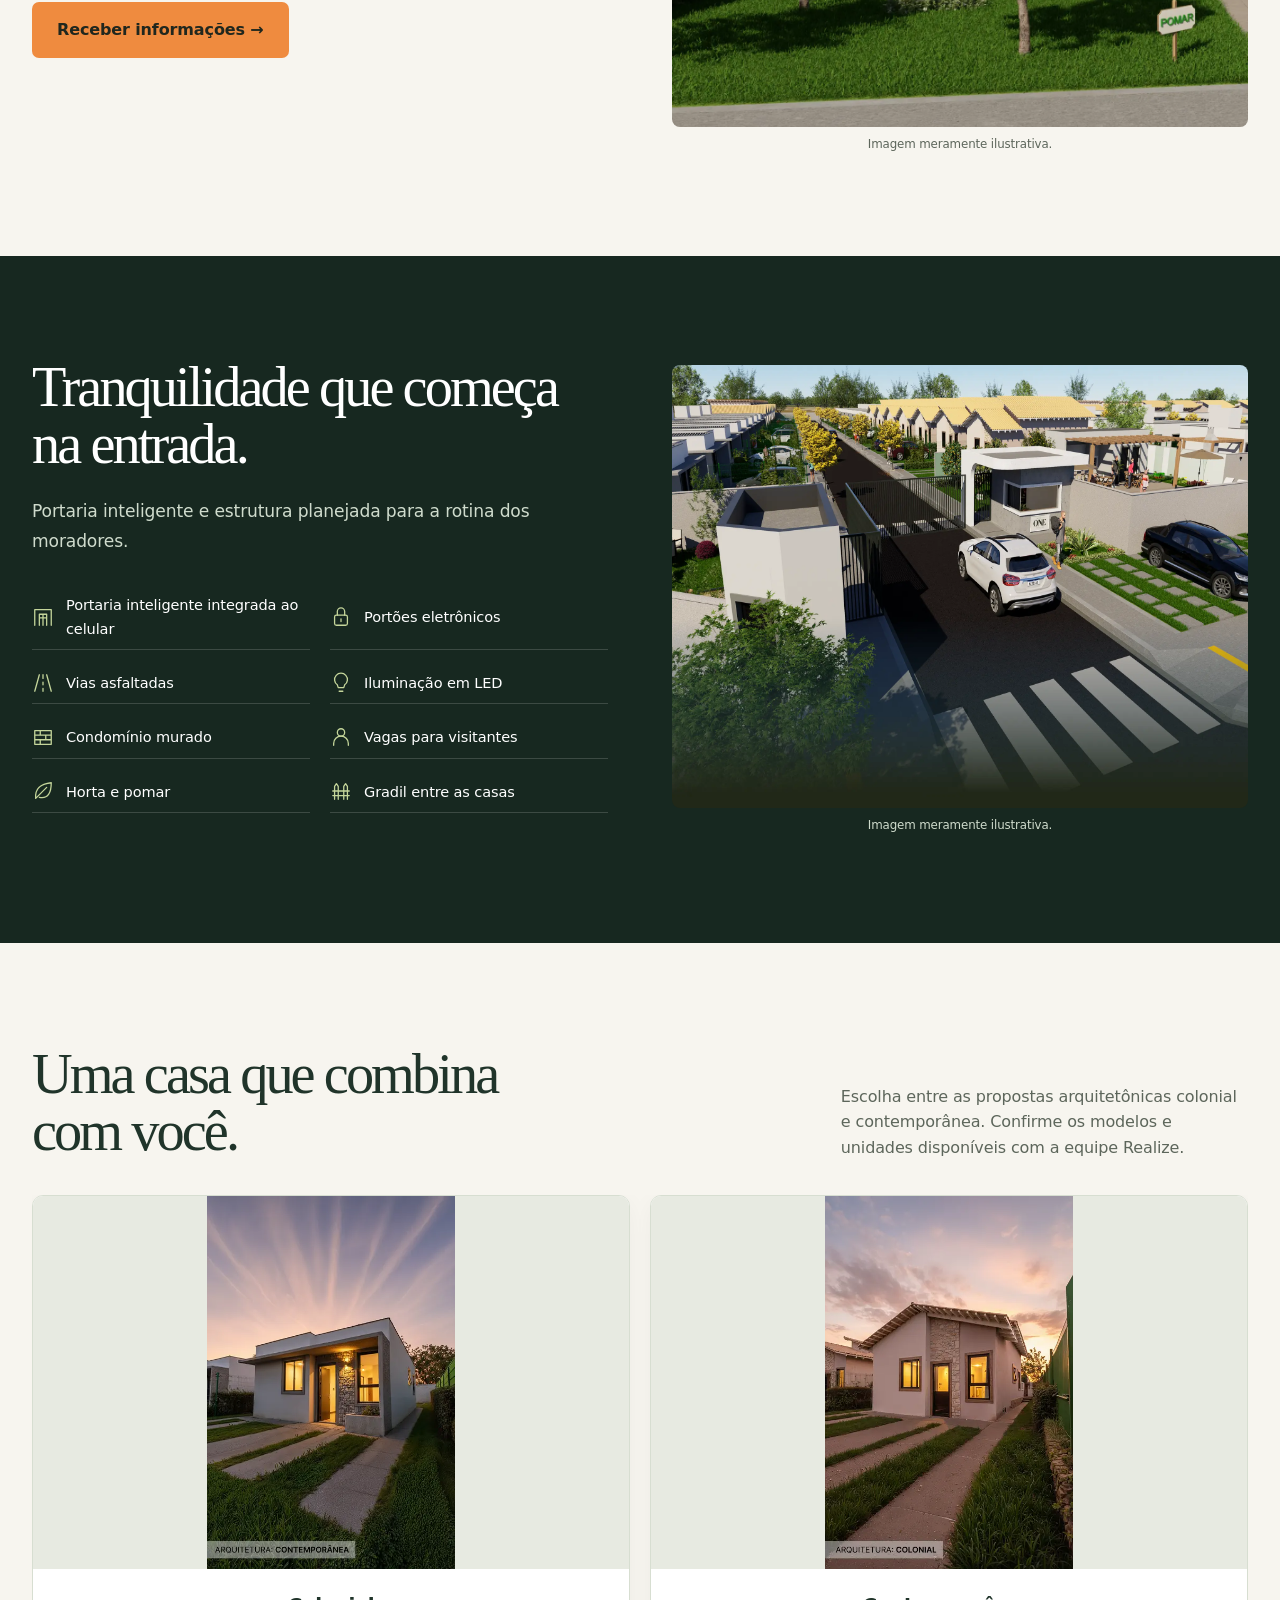
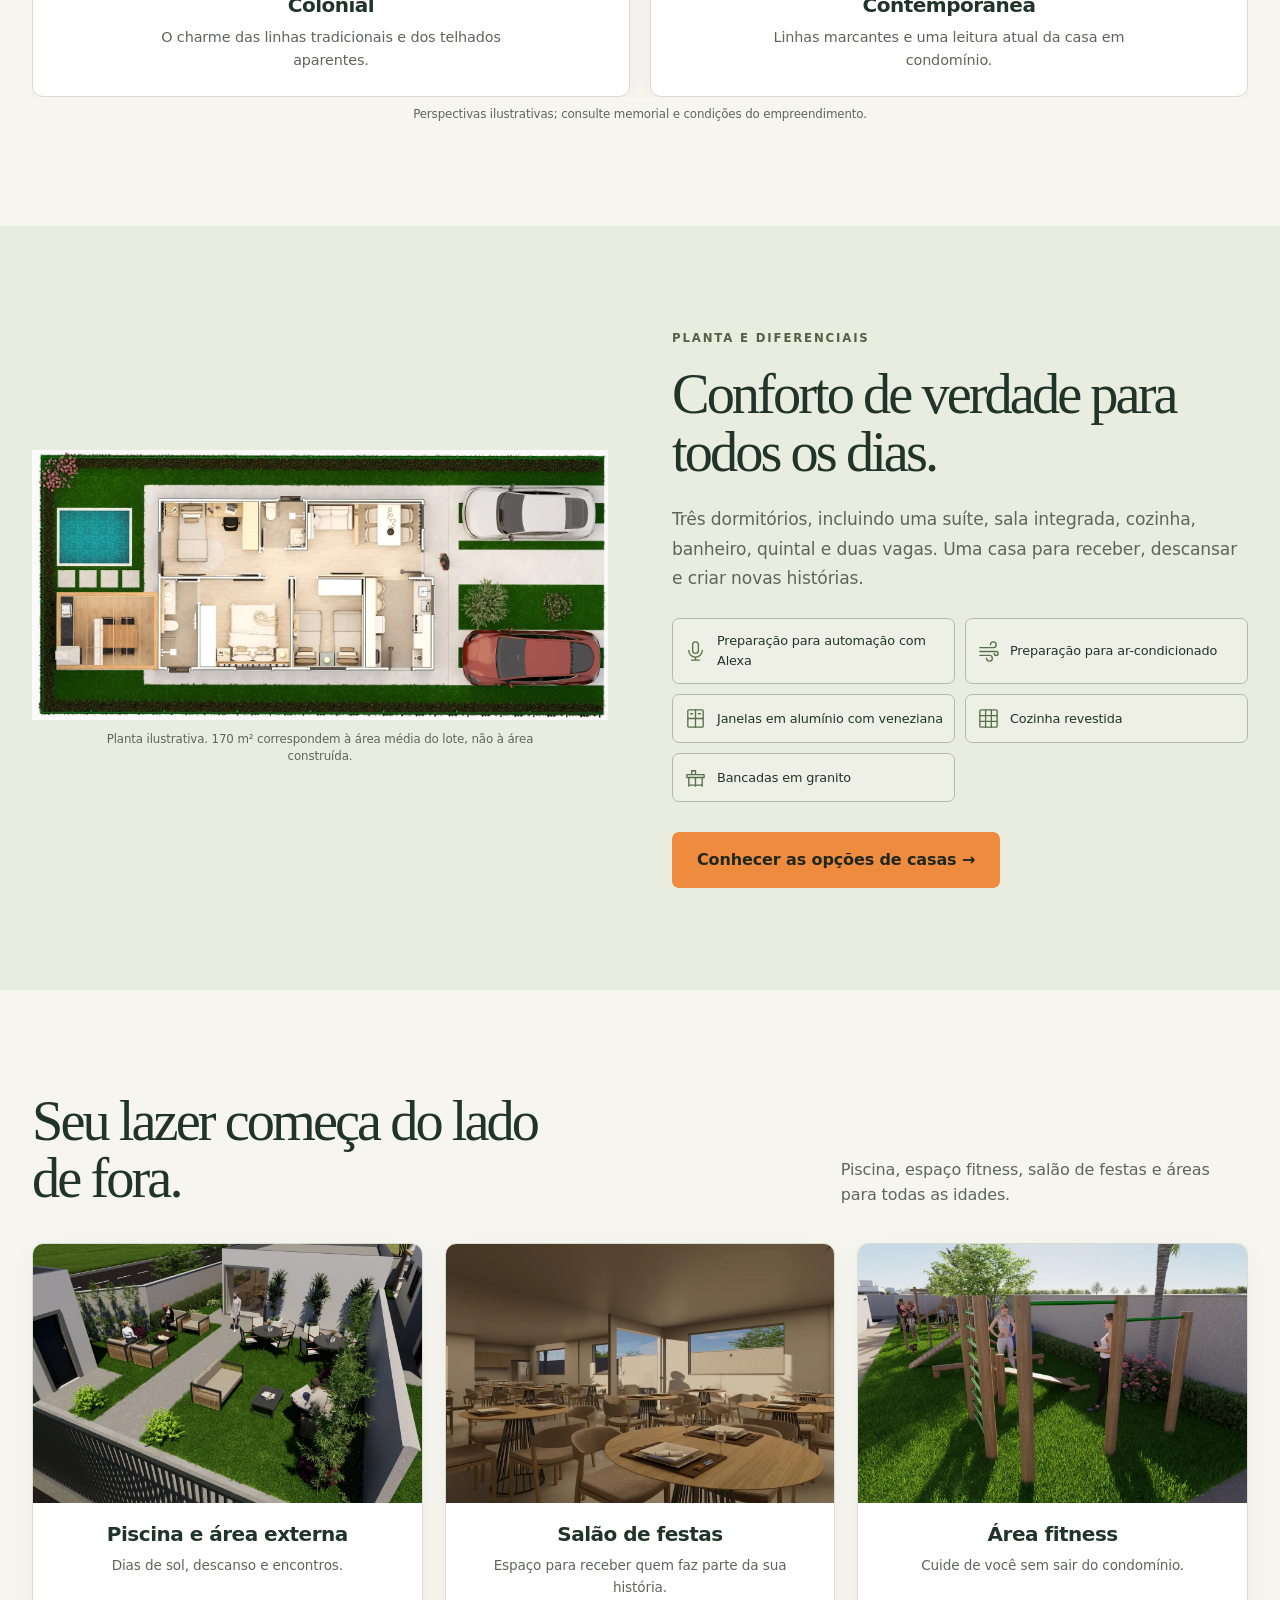
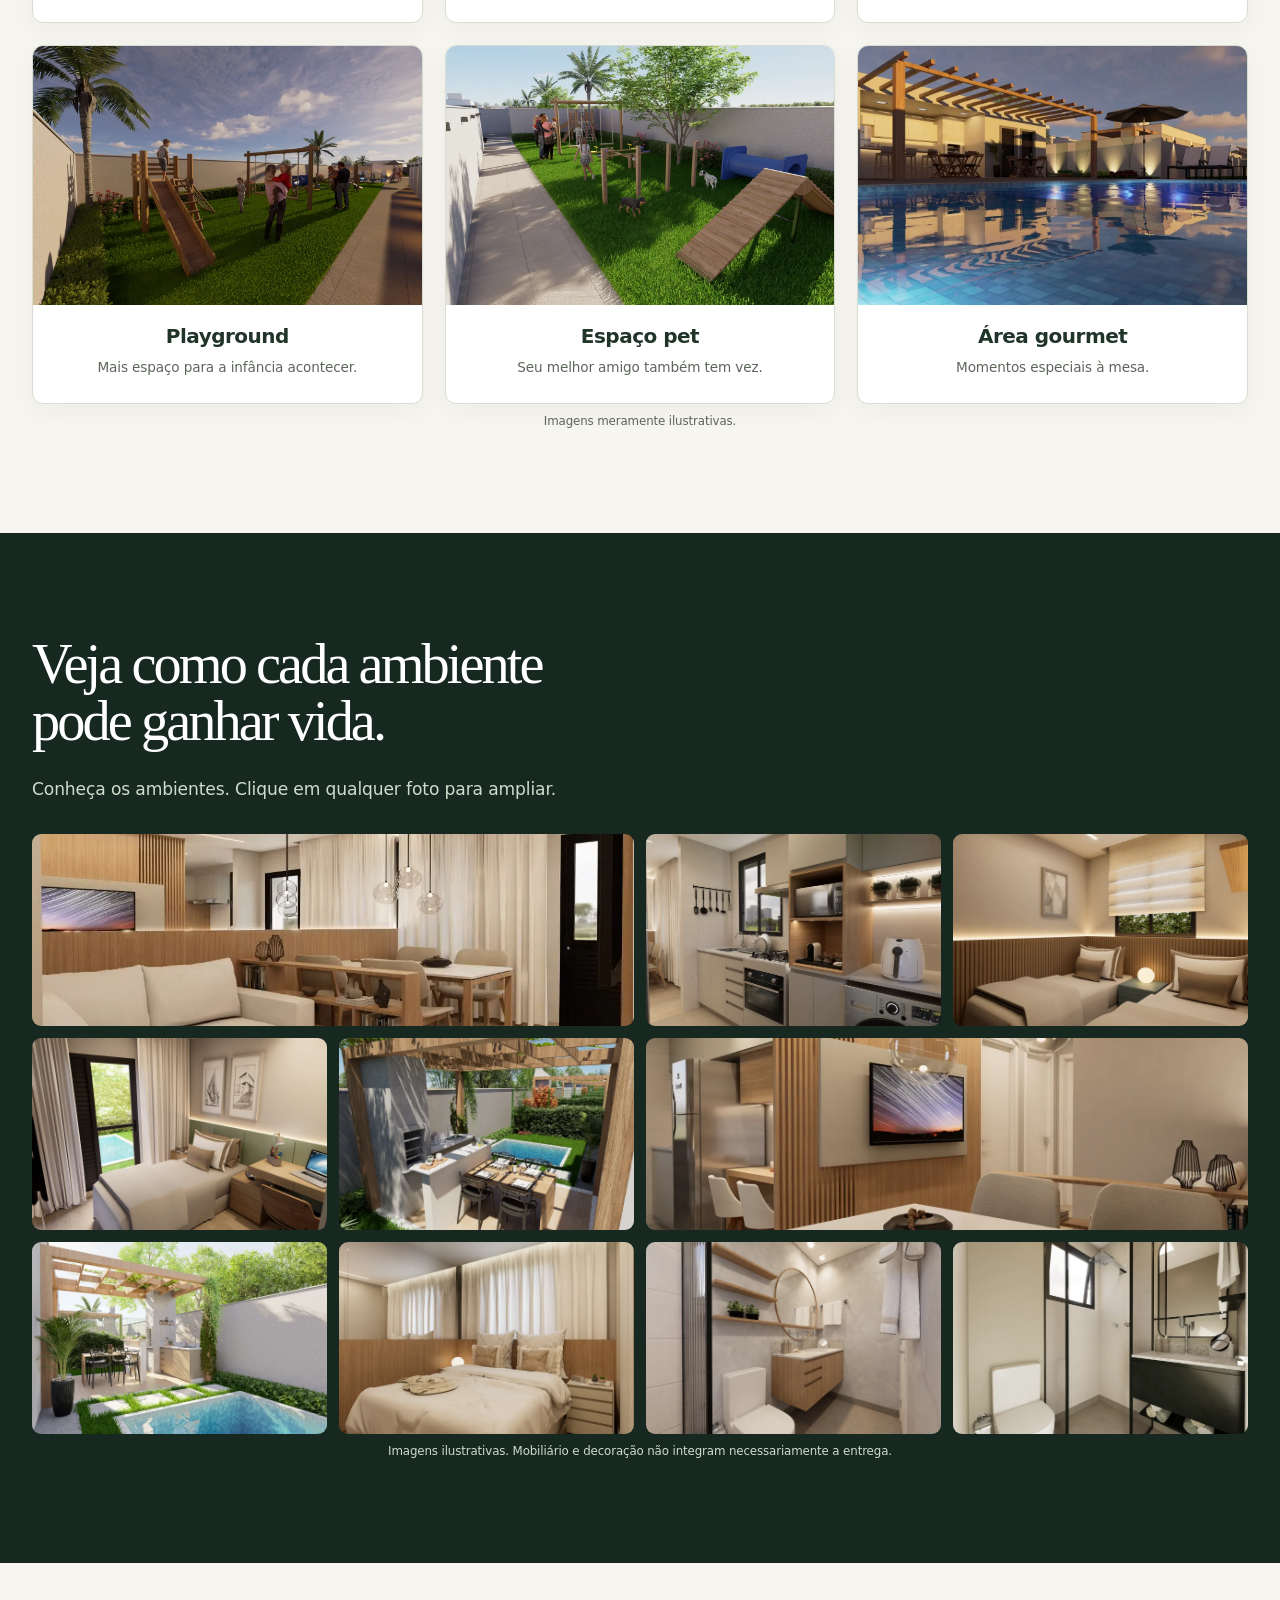
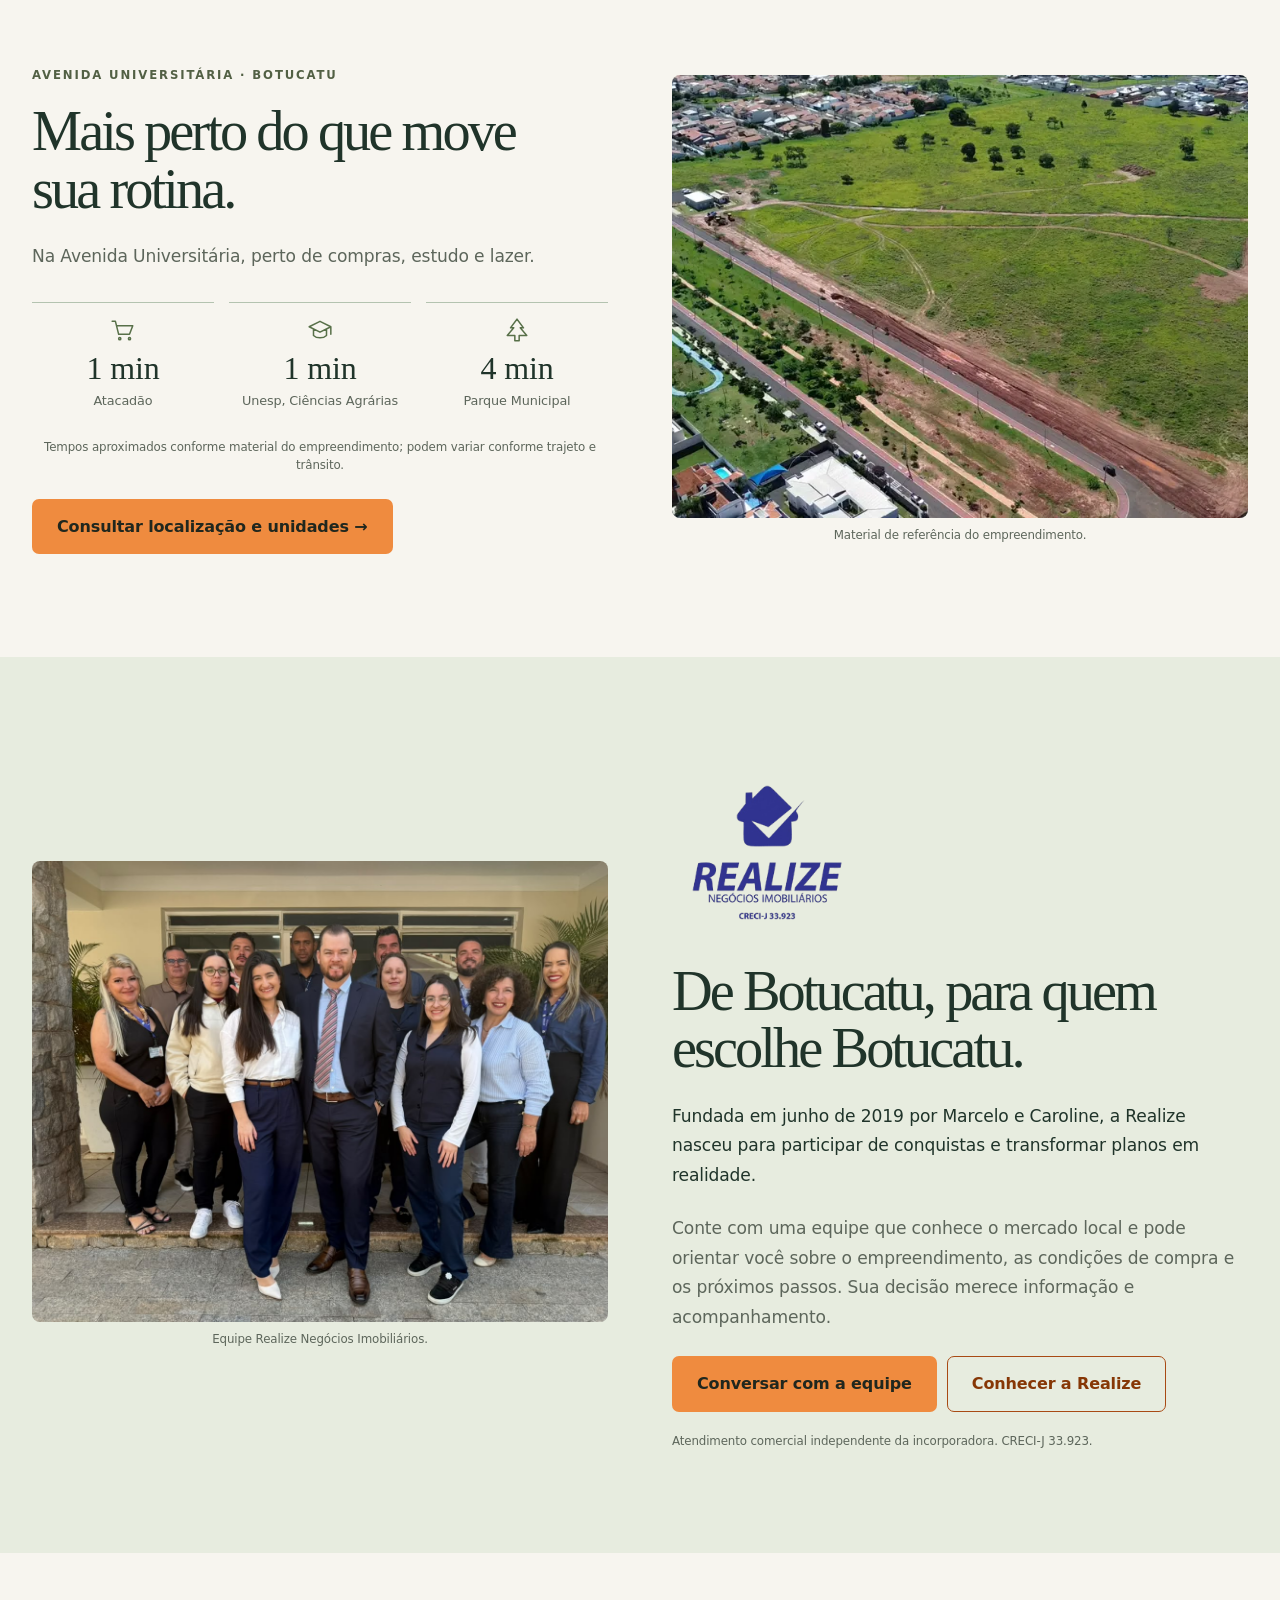
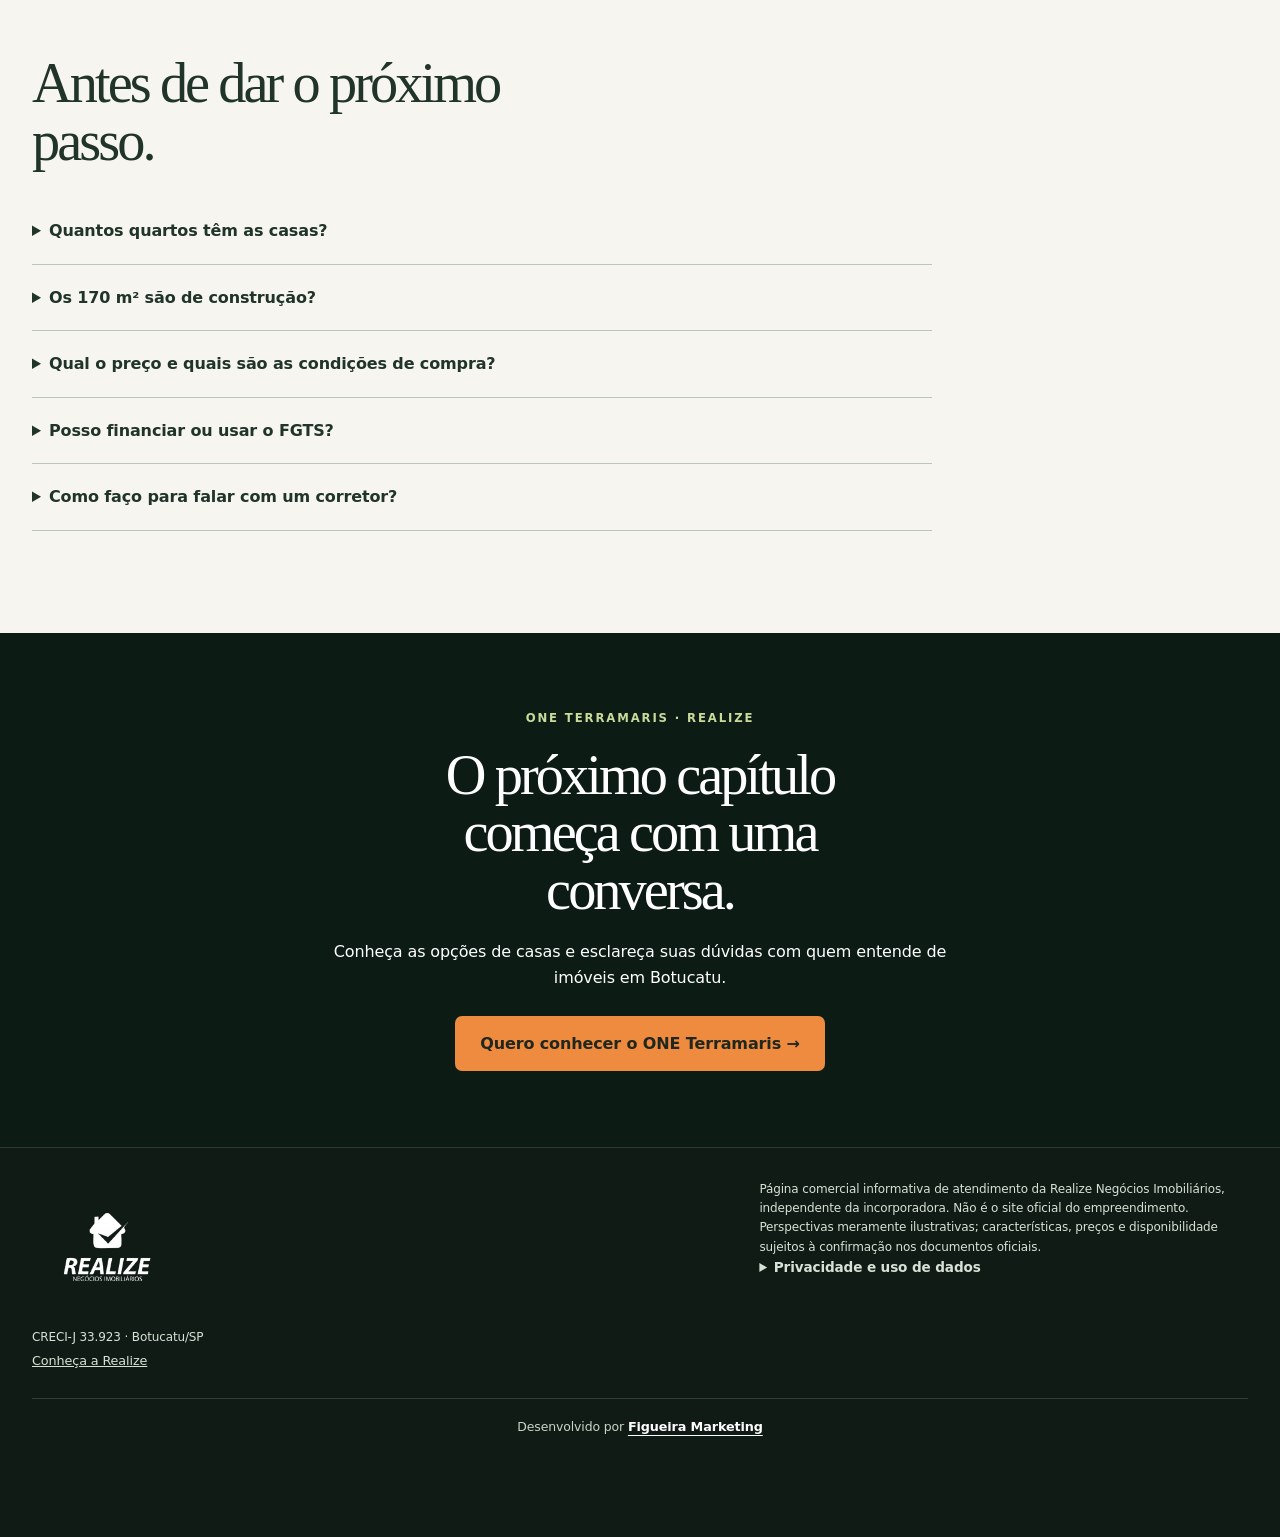
<file: one-terramaris/index.html>
<!doctype html><html lang="pt-BR"><head><meta charset="utf-8"><meta name="viewport" content="width=device-width,initial-scale=1"><meta name="robots" content="noindex,nofollow"><meta name="theme-color" content="#172820"><link rel="preload" as="image" href="/one-terramaris/assets/hero-portaria.webp" fetchpriority="high"><title>ONE Terramaris Botucatu | Casas em condomínio | Realize</title><meta name="description" content="Conheça o ONE Terramaris em Botucatu: casas com três dormitórios, lazer e localização na Av. Universitária. Atendimento imobiliário Realize."><style>
:root{--forest:#172820;--deep:#0d1b15;--green:#314a36;--lime:#b7cb78;--cream:#f6f3eb;--ink:#203329;--muted:#5d665b;--white:#fff;--wa:#176b39;--line:#d9ded0;--max:1220px}*{box-sizing:border-box}html{scroll-behavior:smooth;scroll-padding-top:90px}body{margin:0;color:var(--ink);background:var(--cream);font:16px/1.6 system-ui,-apple-system,BlinkMacSystemFont,"Segoe UI",Arial,sans-serif}a{color:inherit}button,input,select{font:inherit}button{cursor:pointer}img{display:block;max-width:100%}h1,h2,h3,p{margin:0}h1,h2{font-family:Georgia,"Times New Roman",serif;font-weight:400;letter-spacing:-.045em;line-height:1.02}h1{font-size:clamp(3rem,6.4vw,6.5rem);max-width:11ch}h2{font-size:clamp(2.3rem,4.4vw,4.5rem);max-width:16ch}h3{line-height:1.25;font-size:1.25rem}p{max-width:65ch}.wrap{width:min(var(--max),calc(100% - 64px));margin-inline:auto}.section{padding:100px 0}.eyebrow{font-size:.73rem;font-weight:750;text-transform:uppercase;letter-spacing:.16em;display:block;margin-bottom:19px;color:#526044}.dark .eyebrow,.hero .eyebrow{color:#d4e1a9}.muted{color:var(--muted)}.lead{font-size:1.12rem;line-height:1.65;margin-top:24px}.btn{display:inline-flex;align-items:center;justify-content:center;gap:10px;min-height:52px;padding:14px 24px;border-radius:7px;background:var(--wa);color:white;border:1px solid transparent;text-decoration:none;font-weight:760;transition:filter .2s,transform .2s}.btn:hover{filter:brightness(1.08);transform:translateY(-1px)}.btn.secondary{background:transparent;border:1px solid currentColor;color:inherit}.btn:disabled{opacity:.6;cursor:wait}a:focus-visible,button:focus-visible,input:focus-visible,select:focus-visible,summary:focus-visible{outline:3px solid #e9ad51;outline-offset:4px}.skip{position:absolute;left:-9999px}.skip:focus{left:12px;top:10px;background:white;padding:10px;z-index:100}.nav{position:sticky;top:0;z-index:50;background:#f6f3ebf7;border-bottom:1px solid var(--line);backdrop-filter:blur(10px)}.nav-inner{display:flex;align-items:center;justify-content:space-between;gap:22px;min-height:76px}.brand{display:flex;align-items:center;gap:14px;text-decoration:none}.brand img{width:120px;height:44px;object-fit:contain}.brand span{font-size:.65rem;font-weight:700;line-height:1.25;border-left:1px solid #aeb5a8;padding-left:14px;max-width:95px;text-transform:uppercase;letter-spacing:.07em}.nav-links{display:flex;align-items:center;gap:25px}.nav-links a{font-size:.82rem;font-weight:650;text-decoration:none}.nav .btn{min-height:42px;font-size:.82rem;padding:10px 16px}.hero{min-height:720px;color:white;position:relative;isolation:isolate;background:#1c2d23;display:grid;align-items:center;padding:78px 0 85px}.hero-bg{position:absolute;inset:0;z-index:-2;width:100%;height:100%;object-fit:cover;object-position:50% 50%}.hero:after{content:"";position:absolute;inset:0;z-index:-1;background:linear-gradient(90deg,#0c1c16f5 0%,#0f2018ce 39%,#10251b80 65%,#10251b35 100%)}.hero-layout{display:grid;grid-template-columns:1.35fr .7fr;gap:64px;align-items:center}.project-logo{width:150px;max-height:100px;object-fit:contain;object-position:left;margin-bottom:25px;filter:drop-shadow(0 1px 9px #0007)}.hero h1 em{color:#d9e8a7;font-style:italic}.hero .lead{color:#f1f3e8;max-width:43ch}.hero .proof{display:flex;flex-wrap:wrap;gap:9px;margin-top:27px}.proof span{border:1px solid #ffffff66;background:#0a20195e;border-radius:4px;padding:7px 11px;font-size:.78rem}.hero .caption{color:#e2e7dc;margin-top:18px}.form-card{background:#fdfcf8;color:var(--ink);padding:32px;border-radius:12px;box-shadow:0 20px 80px #08120e55}.form-card h2{font:700 1.55rem/1.2 system-ui,sans-serif;letter-spacing:-.035em;max-width:none}.form-card .eyebrow{color:#527042;margin-bottom:10px}.form-card p{font-size:.88rem;margin:10px 0 15px;color:#536355}.form-card label:not(.consent){display:block;font-size:.76rem;font-weight:700;margin:10px 0 4px}.form-card input:not([type=checkbox]),.form-card select,.chat-panel input:not([type=checkbox]),.chat-panel select{width:100%;background:white;border:1px solid #c9d3c6;border-radius:6px;padding:12px 11px;min-height:47px;color:#182d20}.consent{display:flex;align-items:flex-start;gap:8px;font-size:.73rem;line-height:1.45;margin:15px 0}.consent input{margin:3px 0 0;accent-color:var(--wa);width:17px;height:17px;flex:none}.form-card .btn{width:100%}.form-card .fine{font-size:.7rem;margin:9px 0 0}.notice{color:#913a21;font-size:.84rem;margin-top:12px}.trap{position:absolute!important;left:-10000px!important;width:1px!important;height:1px!important}.metrics{background:#fff;border-bottom:1px solid var(--line)}.metric-grid{display:grid;grid-template-columns:repeat(4,1fr)}.metric{padding:34px 20px;border-right:1px solid var(--line)}.metric:first-child{padding-left:0}.metric:last-child{border:0}.metric b{display:block;font:400 clamp(2rem,3vw,3.4rem)/1 Georgia,serif;color:var(--green);letter-spacing:-.045em}.metric span{display:block;font-size:.78rem;color:var(--muted);margin-top:10px}.split{display:grid;grid-template-columns:1fr 1fr;align-items:center;gap:70px}.photo{width:100%;object-fit:cover;border-radius:8px;aspect-ratio:1.3}.caption{font-size:.72rem;color:var(--muted);margin-top:9px}.image-frame{margin:0}.heading-row{display:flex;justify-content:space-between;align-items:end;gap:32px;margin-bottom:35px}.heading-row p{max-width:40ch}.dark{background:var(--forest);color:white}.dark .muted,.dark .caption{color:#cfdbcc}.arch-grid{display:grid;grid-template-columns:1fr 1fr;gap:20px;margin-top:36px}.arch{background:white;border:1px solid var(--line);border-radius:9px;overflow:hidden}.arch img{width:100%;aspect-ratio:1.65;object-fit:contain;background:#e7eae1}.arch div{padding:23px}.arch p{margin-top:8px;color:var(--muted);font-size:.9rem}.pills{display:flex;flex-wrap:wrap;gap:10px;margin:24px 0 30px}.pills span{padding:8px 12px;border:1px solid #b8c4b5;font-size:.85rem;border-radius:5px}.plan img{object-fit:contain;background:#eeeee6;border-radius:8px;width:100%;max-height:570px}.feature-list{display:grid;grid-template-columns:1fr 1fr;gap:12px 20px;list-style:none;padding:0;margin:28px 0}.feature-list li{border-bottom:1px solid #ffffff29;padding:9px 0;font-size:.91rem;display:flex;gap:10px}.feature-list li:before{content:"✓";color:#d5e69e;font-weight:900}.leisure-grid{display:grid;grid-template-columns:repeat(3,1fr);gap:22px}.leisure-card{background:#fff;border:1px solid var(--line);border-radius:8px;overflow:hidden}.leisure-card img{width:100%;aspect-ratio:1.5;object-fit:cover}.leisure-card div{padding:20px}.leisure-card p{color:var(--muted);font-size:.85rem;margin-top:8px}.gallery{display:grid;grid-template-columns:repeat(4,1fr);gap:12px;margin-top:30px}.gallery-item{border:0;padding:0;overflow:hidden;background:#dae2d5;border-radius:7px}.gallery-item img{aspect-ratio:1.35;width:100%;height:auto;object-fit:cover;transition:transform .25s}.gallery-item:hover img{transform:scale(1.045)}.gallery-item:first-child{grid-column:span 2;grid-row:span 2}.gallery-item:first-child img{height:100%;aspect-ratio:1.35}.location-times{display:grid;grid-template-columns:repeat(3,1fr);gap:12px;margin:30px 0}.location-times div{border-top:1px solid #b4c3b0;padding-top:14px}.location-times b{font:400 2rem Georgia,serif;display:block}.location-times span{font-size:.8rem;color:var(--muted)}.team{background:#e7ecdf}.team-logo{width:180px;max-height:74px;object-fit:contain;object-position:left;margin-bottom:25px}.team .photo{aspect-ratio:1.25;object-position:center}.faq{max-width:900px;margin:28px 0 0}.faq details{border-bottom:1px solid #bac6b7;padding:20px 0}.faq summary{cursor:pointer;font-weight:700}.faq p{margin:12px 0 0;color:var(--muted)}.closing{background:var(--deep);color:white;text-align:center;padding:76px 0}.closing h2,.closing p{margin-inline:auto}.closing p{margin:20px auto 25px}.footer{background:#101b15;color:#d8e1d6;padding:32px 0 100px;border-top:1px solid #ffffff20}.footer-row{display:flex;align-items:flex-start;gap:35px;justify-content:space-between;flex-wrap:wrap}.footer img{width:150px;max-height:60px;object-fit:contain}.footer small{font-size:.75rem;max-width:64ch;display:block}.footer a{font-size:.8rem}.float{position:fixed;right:24px;bottom:22px;z-index:70;background:var(--wa);color:white;border:0;border-radius:999px;padding:14px 20px;font-weight:750;box-shadow:0 7px 25px #0004;display:flex;gap:10px;align-items:center}.float svg{width:25px;height:25px}dialog{border:0;border-radius:12px;padding:0;box-shadow:0 20px 80px #0005;max-width:calc(100% - 28px);max-height:90dvh}dialog::backdrop{background:#0e1a16b5}.chat-panel{width:min(410px,100%);padding:25px;color:var(--ink);background:var(--cream)}.chat-panel h2{font:700 1.3rem system-ui,sans-serif}.chat-top{display:flex;justify-content:space-between;gap:10px;align-items:center}.close{border:0;background:transparent;font-size:1.6rem;line-height:1;padding:7px;color:inherit}.chat-feed{max-height:200px;overflow:auto;display:grid;gap:9px;margin:20px 0}.bubble{padding:10px 12px;border-radius:9px;background:#e0e9d9;font-size:.9rem;max-width:90%}.bubble.user{margin-left:auto;background:#d3e8c8}.chat-panel .btn{width:100%;margin-top:10px}.chat-panel .prompt{font-size:.85rem;font-weight:700;display:block;margin-bottom:6px}.lightbox{background:#102016;color:white;max-width:min(92vw,1100px)}.lightbox .close{display:block;margin-left:auto}.lightbox img{max-width:92vw;max-height:78vh;object-fit:contain}.confirmation{background:#e8f3e7;border-radius:7px;padding:14px;margin-top:12px}.confirmation p{margin:0 0 10px}.confirmation code{font-weight:800;letter-spacing:.04em}.confirmation .btn{margin-top:8px}.privacy-note{font-size:.85rem}.privacy-note summary{cursor:pointer;font-weight:700}[hidden]{display:none!important}
@media(max-width:1000px){.nav-links{gap:15px}.hero-layout{gap:30px;grid-template-columns:1fr .85fr}.split{gap:35px}.wrap{width:calc(100% - 48px)}.section{padding:76px 0}.hero h1{font-size:clamp(3rem,6.6vw,5rem)}}
@media(max-width:760px){.nav-links{display:none}.nav-inner{min-height:62px;gap:12px}.brand img{width:100px}.brand span{display:none}.nav .btn{padding:9px 12px;font-size:.75rem}.wrap{width:calc(100% - 36px)}.hero{min-height:0;padding:52px 0 42px}.hero:after{background:linear-gradient(180deg,#10231bc9 0%,#11241ce8 55%,#10221bf7 100%)}.hero-layout,.split{grid-template-columns:1fr;gap:32px}.hero .hero-bg{height:530px;object-position:48% center}.hero h1{font-size:clamp(2.9rem,11vw,4.6rem);max-width:12ch}.project-logo{width:128px;margin-bottom:22px}.hero .lead{font-size:1rem}.form-card{padding:23px}.metric-grid{grid-template-columns:repeat(2,1fr)}.metric{padding:23px 14px;border-bottom:1px solid var(--line)}.metric:nth-child(even){border-right:0}.metric:nth-child(3){padding-left:0}.metric:nth-child(n+3){border-bottom:0}.section{padding:58px 0}.heading-row{display:block}.heading-row p{margin-top:15px}.arch-grid,.leisure-grid{grid-template-columns:1fr 1fr;gap:12px}.arch div,.leisure-card div{padding:14px}.gallery{grid-template-columns:repeat(2,1fr);gap:8px}.gallery-item:first-child{grid-column:span 2;grid-row:span 1}.gallery-item:first-child img{aspect-ratio:1.65;height:auto}.location-times b{font-size:1.65rem}.location-times{gap:8px}.float{right:12px;bottom:12px;padding:12px 17px;font-size:.82rem}.feature-list{grid-template-columns:1fr}.team .photo{aspect-ratio:1.5}.footer-row{gap:15px}.closing{padding:60px 0}}
@media(max-width:380px){.arch-grid,.leisure-grid{grid-template-columns:1fr}.nav .btn{font-size:.68rem}.hero h1{font-size:2.8rem}}
@media(prefers-reduced-motion:reduce){*,*::before,*::after{scroll-behavior:auto!important;transition:none!important;animation:none!important}}


/* Revisão visual ONE: marca legível, imagens sem espaços vazios e chat lateral no padrão Alea */
.brand-lockup{display:flex;gap:18px;align-items:center;flex-shrink:0}.one-wordmark{display:flex;flex-direction:column;line-height:.82;align-items:center;text-decoration:none;color:#203329}.one-wordmark strong,.project-mark strong{font-family:Georgia,serif;font-weight:400;font-size:2.3rem;letter-spacing:-.08em}.one-wordmark span,.project-mark span{font-size:.53rem;letter-spacing:.18em;font-weight:750;margin-top:7px}.brand-lockup .brand{border-left:1px solid #aeb5a8;padding-left:16px;gap:9px}.brand-lockup .brand img{width:112px;height:52px;object-fit:contain}.brand-lockup .brand span{display:none}.project-mark{display:inline-flex;flex-direction:column;align-items:center;line-height:.82;color:#fff;margin-bottom:25px}.project-mark strong{font-size:4.5rem}.project-mark span{font-size:.78rem;margin-top:12px;letter-spacing:.23em}.hero:after{background:linear-gradient(90deg,#0c1c16e8 0%,#0f2018b5 42%,#10251b46 70%,#10251b20 100%)}.hero-bg{object-position:center 43%}.arch{display:grid;grid-template-columns:minmax(0,1fr) minmax(0,.8fr);align-items:stretch}.arch .image-zoom{height:100%;border-radius:0;overflow:hidden}.arch img{height:100%;aspect-ratio:4/5;object-fit:cover;background:#e7eae1}.arch div{display:flex;flex-direction:column;justify-content:center;padding:24px}.gallery{grid-template-columns:repeat(5,minmax(0,1fr));gap:12px}.gallery-item:first-child{grid-column:auto;grid-row:auto}.gallery-item img,.gallery-item:first-child img{height:auto;aspect-ratio:1.15;object-fit:cover}.image-zoom{display:block;width:100%;padding:0;border:0;background:transparent;border-radius:8px;cursor:zoom-in;text-align:left}.image-zoom img{width:100%;display:block}.image-zoom:focus-visible{outline:3px solid #e9ad51}.team-logo{width:220px;max-height:90px}.footer img{width:180px;max-height:80px}.float{background:#168746}.float:hover{background:#116b37}#chat{position:fixed;inset:auto 24px 88px auto;width:min(365px,calc(100vw - 32px));margin:0;max-width:none;max-height:min(680px,calc(100dvh - 110px));overflow:auto;border:1px solid #d0d9cc;border-radius:14px;background:#faf8f1;box-shadow:0 14px 55px #0c20164d;z-index:85;color:var(--ink)}#chat:not([open]){display:none}#chat .chat-panel{width:100%;padding:0;background:#faf8f1}#chat .chat-top{background:#203b2b;color:#fff;padding:17px 17px 15px;align-items:flex-start}#chat .chat-top h2{font-size:1.04rem;margin:0}#chat .chat-top p{font-size:.72rem;color:#d7e5d2;margin:4px 0 0}#chat .chat-top .close{color:#fff;padding:1px 4px;font-size:1.6rem}#chat .chat-feed{margin:0;padding:16px 12px;background:#e9eddf;min-height:125px;max-height:min(290px,35dvh);overflow:auto}#chat .bubble{background:#fff;box-shadow:0 1px 2px #0001;padding:9px 11px;font-size:.83rem}#chat .bubble.user{background:#d4ecc8}#chat #chat-entry{display:grid;grid-template-columns:minmax(0,1fr) 44px;align-items:end;gap:7px;padding:12px}#chat #chat-entry[hidden]{display:none!important}#chat #chat-entry .prompt{grid-column:1/-1;margin:0;font-size:.75rem}#chat #chat-input,#chat #chat-renda{min-width:0;min-height:44px;padding:9px 10px;font-size:.88rem}#chat .chat-send{width:44px;min-width:44px;height:44px;min-height:44px;margin:0;padding:0;border-radius:50%;background:#168746}#chat .chat-send span{font-size:1.1rem}#chat #chat-consent,#chat #chat-confirmation,#chat #chat-error{margin:10px 12px 12px}#chat #chat-consent .btn,#chat #chat-confirmation .btn{background:#168746}#chat #chat-consent .consent{margin:0 0 10px}#chat #chat-confirmation .btn{display:flex}.lightbox img{width:auto}.hero .proof{gap:8px}
@media(max-width:1080px){.brand-lockup{gap:12px}.brand-lockup .brand{padding-left:10px}.brand-lockup .brand img{width:90px}.nav-links{gap:13px}.nav-links a{font-size:.75rem}}
@media(max-width:760px){.brand-lockup{gap:10px}.brand-lockup .brand{padding-left:10px}.one-wordmark strong{font-size:1.75rem}.one-wordmark span{font-size:.43rem}.brand-lockup .brand img{width:75px;height:39px}.project-mark strong{font-size:3.6rem}.project-mark span{font-size:.65rem}.hero:after{background:linear-gradient(180deg,#10231ba8 0%,#11241cd9 49%,#10221bf8 100%)}.arch{display:flex;flex-direction:column}.arch img{width:100%;height:auto;aspect-ratio:4/5}.arch div{padding:14px;flex:1}.gallery{grid-template-columns:repeat(2,minmax(0,1fr));gap:8px}.gallery-item:first-child{grid-column:auto;grid-row:auto}.gallery-item:first-child img{aspect-ratio:1.15;height:auto}#chat{right:12px;bottom:72px;max-height:calc(100dvh - 88px)}}
@media(max-width:380px){.brand-lockup .brand img{width:60px}.one-wordmark strong{font-size:1.5rem}.nav .btn{font-size:.66rem;padding:8px}.brand-lockup{gap:8px}.brand-lockup .brand{padding-left:8px}}


/* ONE V3: revisão integral do checklist */
:root{--cta:#ef8b3f;--cta-ink:#20271e;--cta-hover:#ffab65}
.one-brand{display:flex;align-items:center;text-decoration:none;flex-shrink:0;padding:6px 0}.one-brand img{width:96px;height:63px;object-fit:contain}.one-hero-logo{width:185px;height:auto;max-height:145px;object-fit:contain;object-position:left;filter:brightness(0) invert(1) drop-shadow(0 2px 5px #0005);margin-bottom:24px}.hero .hero-bg{height:100%}.hero:after{background:linear-gradient(90deg,#0c1c16e4 0%,#0f2018c9 32%,#10251b78 59%,#10251b20 100%)}
.nav .btn,.btn{background:var(--cta);color:var(--cta-ink);border-color:transparent;box-shadow:none}.nav .btn:hover,.btn:hover{background:var(--cta-hover);color:var(--cta-ink);filter:none;transform:translateY(-2px)}.btn.secondary{border:1.5px solid #a84a14;background:transparent;color:#863706}.btn.secondary:hover{background:#f9dfca;color:#863706}.form-card .btn{font-weight:800}
.metric{padding:34px 20px!important;text-align:center;display:flex;flex-direction:column;align-items:center;justify-content:flex-start;gap:9px}.metric b{font-variant-numeric:lining-nums tabular-nums}.metric span{max-width:20ch;margin:0;line-height:1.4}.caption,.image-frame figcaption{text-align:center;max-width:none;line-height:1.5}.hero .caption{text-align:left}.location-times{text-align:center}
.architecture-carousel{margin-top:35px}.arch-track{display:flex;gap:20px;overflow-x:auto;scroll-snap-type:x mandatory;scrollbar-width:none;padding:0;margin:0;align-items:stretch;overscroll-behavior-x:contain}.arch-track::-webkit-scrollbar{display:none}.architecture-carousel .arch{flex:0 0 calc((100% - 20px)/2);display:flex;flex-direction:column;scroll-snap-align:start;min-width:0;border-radius:12px;overflow:hidden;background:#fff}.architecture-carousel .image-zoom{display:block;flex:none;overflow:hidden;height:auto;aspect-ratio:16/10;background:#e8ebdf;border:0;border-radius:0}.architecture-carousel .arch img{width:100%;height:100%;aspect-ratio:auto;object-fit:contain;object-position:center;transition:transform .35s ease}.architecture-carousel .image-zoom:hover img{transform:scale(1.035)}.architecture-carousel .arch-copy{display:flex;flex:1;flex-direction:column;justify-content:flex-start;align-items:center;text-align:center;padding:24px;min-height:110px}.architecture-carousel .arch-copy p{max-width:42ch;margin:8px auto 0}.carousel-controls{display:flex;align-items:center;justify-content:center;gap:12px;margin-top:17px}.carousel-button,.carousel-pause{background:transparent;border:1px solid #a5b29e;border-radius:999px;color:var(--ink);font-weight:700;height:42px;min-width:42px;transition:background .2s,color .2s}.carousel-button{font-size:1.25rem}.carousel-button:hover,.carousel-pause:hover{background:#e2e8d7}.carousel-pause{padding:0 15px;font-size:.78rem}.carousel-status{font-size:.8rem;min-width:50px;text-align:center;color:var(--muted)}
.plan .image-zoom{border:0;margin:0;background:transparent;padding:0}.plan img{border:0;border-radius:0;background:transparent;object-fit:contain;width:100%;height:auto;max-height:none}.plan figcaption{margin-top:11px;max-width:60ch;margin-inline:auto}.leisure-card .image-zoom{border-radius:0;overflow:hidden;display:block}.leisure-card .image-zoom img{transition:transform .35s ease}.leisure-card .image-zoom:hover img{transform:scale(1.045)}.leisure-card>div{text-align:center}.leisure-card p{margin:8px auto 0}
.gallery{display:grid;grid-template-columns:repeat(4,minmax(0,1fr));grid-auto-rows:clamp(125px,15vw,215px);gap:12px;grid-auto-flow:row}.gallery .gallery-item{min-width:0;min-height:0;width:100%;height:100%;border-radius:9px}.gallery .gallery-item:first-child,.gallery .gallery-item:nth-child(6){grid-column:span 2;grid-row:span 1}.gallery .gallery-item img,.gallery .gallery-item:first-child img{width:100%;height:100%;aspect-ratio:auto;object-fit:cover;object-position:center}
.team-logo{width:min(220px,72%);height:auto;max-height:100px;object-fit:contain;mix-blend-mode:multiply;margin-bottom:24px}.footer .footer-logo{width:180px;height:auto;max-height:85px;object-fit:contain;display:block;margin-bottom:14px}.footer-credit{border-top:1px solid #ffffff24;padding-top:18px;margin-top:25px;font-size:.78rem;text-align:center;color:#c8d6c5}.footer-credit a{font-weight:750;color:#fff;text-underline-offset:4px}
.float{width:58px;min-width:58px;height:58px;border-radius:999px;padding:0 17px;gap:0;overflow:hidden;white-space:nowrap;background:#168746;justify-content:flex-start;transition:width .32s ease,background .2s ease,gap .32s ease;box-shadow:0 8px 25px #0004}.float svg{width:24px;height:24px;flex:0 0 24px}.float-label{max-width:0;opacity:0;overflow:hidden;transition:max-width .32s ease,opacity .18s ease;display:block;font-size:.82rem}.float:hover,.float:focus-visible{width:198px;gap:9px;background:#116b37}.float:hover .float-label,.float:focus-visible .float-label{max-width:140px;opacity:1}.float[aria-expanded="true"]{width:58px;gap:0}.float[aria-expanded="true"] .float-label{max-width:0;opacity:0}.float:focus-visible{outline:3px solid #ef8b3f}.chat-panel .btn,.chat-panel .btn:hover,#chat .btn,#chat .btn:hover,#chat .chat-send{background:#168746;color:white}.form-card .confirmation .btn{background:#168746;color:white}
.motion-ready [data-reveal]{opacity:0;transform:translateY(18px);transition:opacity .55s ease,transform .55s cubic-bezier(.2,.7,.2,1)}.motion-ready [data-reveal].is-visible,.motion-ready [data-reveal]:focus-within{opacity:1;transform:none}.hero .hero-layout>div:first-child{animation:hero-arrive .65s ease both}@keyframes hero-arrive{from{opacity:0;transform:translateY(10px)}to{opacity:1;transform:none}}
@media(max-width:760px){.one-brand img{width:78px;height:51px}.one-hero-logo{width:145px;max-height:105px}.hero .hero-bg{height:530px}.hero:after{background:linear-gradient(180deg,#10231bb3 0%,#11241cda 49%,#10221bf8 100%)}.metric{padding:23px 12px!important}.metric span{font-size:.75rem}.architecture-carousel .arch{flex-basis:100%}.arch-track{gap:12px}.architecture-carousel .arch-copy{min-height:100px;padding:18px}.gallery{grid-template-columns:repeat(2,minmax(0,1fr));grid-auto-rows:clamp(115px,32vw,210px);gap:8px}.gallery .gallery-item:first-child,.gallery .gallery-item:nth-child(6){grid-column:span 2;grid-row:span 1}.gallery .gallery-item img,.gallery .gallery-item:first-child img{height:100%;aspect-ratio:auto}.float{width:54px;min-width:54px;height:54px;padding:0 15px}.float[aria-expanded="true"]{width:54px}.team-logo{width:180px}.footer-credit{padding-top:16px;margin-top:20px}}
@media(prefers-reduced-motion:reduce){.motion-ready [data-reveal]{opacity:1;transform:none;transition:none}.hero .hero-layout>div:first-child{animation:none}.float,.float-label,.image-zoom img{transition:none!important}}


/* Creative Studio: editorial, vetores originais, movimento progressivo sem esconder o conteúdo */
:root{--cream:#f7f5ef;--ink:#20342a;--line:#d9ded3;--cta:#ef8b3f}
body{font-size:16px;letter-spacing:-.008em}h1,h2{font-family:Georgia,"Times New Roman",serif;letter-spacing:-.052em;font-weight:400}h3{letter-spacing:-.025em}h2{max-width:19ch}p.lead{max-width:52ch;font-size:1.07rem;line-height:1.72}.section{padding:clamp(64px,8vw,112px) 0}.section .split{gap:clamp(32px,5vw,75px)}.form-card{background:#fffef9f2;border:1px solid #ffffff80;backdrop-filter:blur(9px);box-shadow:0 14px 58px #11231b29}.hero{overflow:hidden}.hero-bg{transform-origin:center 40%;will-change:transform}.metric .line-icon{width:31px;height:31px;color:#5b754e;margin-bottom:4px}.line-icon{display:block;flex-shrink:0;width:24px;height:24px;color:inherit}.metric{gap:7px}.metric b{font-size:clamp(2.25rem,3.5vw,3.4rem)}.feature-list li:before{content:none}.feature-list li{align-items:center;gap:12px}.feature-list .line-icon{color:#c5d69b;width:22px;height:22px}.feature-pills{display:grid;grid-template-columns:repeat(2,minmax(0,1fr));gap:10px}.feature-pills span{display:flex;align-items:center;gap:10px;padding:12px 11px;background:#f7f7f05c;border:1px solid #aebda7;border-radius:7px;font-size:.8rem}.feature-pills .line-icon{color:#587049;width:23px;height:23px}.location-times{gap:15px}.location-times div{display:flex;flex-direction:column;align-items:center;justify-content:flex-start;gap:6px;border-top:1px solid #b4c3b0}.location-times .line-icon{color:#587049;width:26px;height:26px}.location-times b{line-height:1.2}.location-times span{line-height:1.25}.architecture-carousel{position:relative;--carousel-gap:20px}.carousel-overlay{position:absolute;inset:0;pointer-events:none}.carousel-arrow{position:absolute;top:calc((100% - 110px)/2);transform:translateY(-50%);border:1px solid #fff8;border-radius:50%;width:44px;height:44px;background:#172820c9;backdrop-filter:blur(6px);color:white;display:grid;place-items:center;font:400 2rem/1 Georgia,serif;opacity:0;pointer-events:none;transition:opacity .22s,background .22s;box-shadow:0 4px 20px #0002}.carousel-arrow.prev{left:13px}.carousel-arrow.next{right:13px}.architecture-carousel:hover .carousel-arrow,.architecture-carousel:focus-within .carousel-arrow,.carousel-arrow:focus-visible{opacity:1;pointer-events:auto}.carousel-arrow:hover{background:#172820}.leisure-card,.architecture-carousel .arch{border:1px solid #d7ded1;box-shadow:0 7px 26px #2033290b;border-radius:11px}.leisure-card .image-zoom img,.gallery-item img{transition:transform .5s cubic-bezier(.2,.7,.2,1)}.leisure-card .image-zoom:hover img,.gallery-item:hover img{transform:scale(1.05)}.gallery-item{background:#253b2d}.team .team-logo{width:190px;height:190px;max-height:none;object-fit:contain;object-position:center;mix-blend-mode:normal;margin:0 0 14px}.footer .footer-logo{width:150px;height:150px;max-height:none;object-fit:contain;margin:-8px 0 6px}.team .split>div{display:flex;flex-direction:column;align-items:flex-start}.team .pills{margin-bottom:12px}.hero .eyebrow{letter-spacing:.1em}.hero .proof span{border-radius:99px}.leisure-card div{padding:19px 20px 24px}.caption{font-size:.74rem}.reveal-enter{animation:creative-in .56s cubic-bezier(.2,.7,.2,1) both;animation-delay:var(--stagger,0ms)}@keyframes creative-in{from{transform:translateY(14px);opacity:.75}to{transform:translateY(0);opacity:1}}.motion-ready [data-reveal]{opacity:1;transform:none}.team .team-logo,.footer .footer-logo{background:transparent}
@media(max-width:760px){.hero-bg{will-change:auto}.team .team-logo{width:160px;height:160px;align-self:center}.team .split>div{align-items:stretch}.team .team-logo{margin:0 auto 10px}.footer .footer-logo{width:128px;height:128px}.feature-pills{gap:8px}.feature-pills span{font-size:.75rem;padding:9px}.metric .line-icon{width:26px;height:26px}.carousel-arrow{top:calc((100% - 100px)/2);width:38px;height:38px}.architecture-carousel .arch-copy{min-height:100px}}
@media(hover:none){.carousel-arrow{opacity:1;pointer-events:auto}}
@media(prefers-reduced-motion:reduce){.reveal-enter{animation:none!important;opacity:1;transform:none}.hero-bg{transform:none!important}.carousel-arrow{transition:none}}
</style></head><body>
<a class="skip" href="#conteudo">Ir ao conteúdo</a><header class="nav"><div class="wrap nav-inner"><a class="one-brand" href="#inicio" aria-label="ONE Terramaris, início"><img src="/one-terramaris/assets/one-logo.svg" alt="ONE Terramaris Residencial" width="96" height="63"></a><nav class="nav-links" aria-label="Navegação"><a href="#empreendimento">O condomínio</a><a href="#casas">As casas</a><a href="#lazer">Lazer</a><a href="#localizacao">Localização</a><a href="#realize">Realize</a></nav><a class="btn" href="#cadastro">Fale com um corretor</a></div></header>
<main id="conteudo"><section class="hero" id="inicio"><img class="hero-bg" src="/one-terramaris/assets/hero-portaria.webp" alt="" fetchpriority="high" decoding="sync"><div class="wrap hero-layout"><div><img class="one-hero-logo" src="/one-terramaris/assets/one-logo.svg" alt="ONE Terramaris Residencial" width="184" height="122"><span class="eyebrow">ONE Terramaris · Av. Universitária · Botucatu/SP</span><h1>Seu próximo lar merece <em>mais vida.</em></h1><p class="lead">A liberdade de morar em uma casa, a tranquilidade de um condomínio e a praticidade de viver perto do que importa. Descubra um novo jeito de viver em Botucatu.</p><div class="proof"><span>3 dormitórios, sendo 1 suíte</span><span>Condomínio com 47 casas</span><span>Quintal privativo</span></div><p class="caption">Perspectiva ilustrativa do empreendimento.</p></div><div class="form-card" id="cadastro"><span class="eyebrow">Atendimento Realize</span><h2>Conheça as possibilidades de compra.</h2><p>Deixe seus dados e receba orientação sobre unidades, condições e próximos passos.</p><form id="lead-form"><label for="nome">Nome completo</label><input id="nome" name="nome" autocomplete="name" minlength="3" maxlength="120" required placeholder="Seu nome"><label for="whatsapp">WhatsApp (DDD)</label><input id="whatsapp" name="whatsapp" type="tel" autocomplete="tel-national" maxlength="16" required placeholder="(14) 99999-9999"><label for="email">E-mail</label><input id="email" name="email" type="email" autocomplete="email" required placeholder="seu@email.com"><label for="renda">Qual é a sua renda familiar?</label><select id="renda" name="renda" required><option value="">Selecione sua renda familiar</option><option>Até R$ 3.000</option><option>R$ 3.001 a R$ 5.000</option><option>R$ 5.001 a R$ 8.000</option><option>Acima de R$ 8.000</option><option>Prefiro conversar com a equipe</option></select><label class="consent"><input name="consentimento" type="checkbox" required><span>Autorizo o uso dos meus dados pela Realize para atendimento sobre o ONE Terramaris. <a href="#privacidade">Privacidade</a>.</span></label><input class="trap" name="website" tabindex="-1" autocomplete="off" aria-hidden="true"><button class="btn" type="submit">Quero falar com a Realize →</button><div id="notice" class="notice" role="alert" hidden></div><p class="fine">O cadastro gera um protocolo antes do encaminhamento ao WhatsApp.</p></form><div class="confirmation" id="confirmation" role="status" hidden></div></div></div></section>
<div class="metrics"><div class="wrap metric-grid"><div class="metric"><svg class="line-icon" viewBox="0 0 24 24" fill="none" stroke="currentColor" stroke-width="1.4" stroke-linecap="round" stroke-linejoin="round" aria-hidden="true"><path d="m3 11 9-8 9 8M5 10v10h14V10M10 20v-6h4v6"/></svg><b>47</b><span>Casas no condomínio</span></div><div class="metric"><svg class="line-icon" viewBox="0 0 24 24" fill="none" stroke="currentColor" stroke-width="1.4" stroke-linecap="round" stroke-linejoin="round" aria-hidden="true"><path d="M3 18V6m18 12V9M3 15h18M5 10h5v5H5zm5 1h8a3 3 0 0 1 3 3"/></svg><b>3</b><span>Dormitórios, sendo 1 suíte</span></div><div class="metric"><svg class="line-icon" viewBox="0 0 24 24" fill="none" stroke="currentColor" stroke-width="1.4" stroke-linecap="round" stroke-linejoin="round" aria-hidden="true"><rect x="4" y="4" width="16" height="16" rx="1"/><path d="m8 16 8-8m-5 0h5v5M8 11v5h5"/></svg><b>170 m²</b><span>Área média total do lote</span></div><div class="metric"><svg class="line-icon" viewBox="0 0 24 24" fill="none" stroke="currentColor" stroke-width="1.4" stroke-linecap="round" stroke-linejoin="round" aria-hidden="true"><path d="m5 9 2-4h10l2 4 2 3v6H3v-6l2-3zm0 0h14M6 18v2m12-2v2M6 13h2m8 0h2"/></svg><b>2</b><span>Vagas de garagem</span></div></div></div>
<section class="section" id="empreendimento"><div class="wrap split"><div><h2>Mais espaço para o que realmente importa.</h2><p class="lead muted">Quintal privativo, ambientes integrados e lazer a poucos passos de casa. Apenas 47 residências na Avenida Universitária.</p><a class="btn" style="margin-top:25px" href="#cadastro">Receber informações →</a></div><figure class="image-frame"><button class="image-zoom" type="button" data-full="/one-terramaris/assets/condominio.webp" aria-label="Ampliar imagem"><img class="photo" src="/one-terramaris/assets/condominio.webp" alt="Perspectiva do condomínio ONE Terramaris" loading="eager" decoding="async" ></button><figcaption class="caption">Imagem meramente ilustrativa.</figcaption></figure></div></section>
<section class="section dark"><div class="wrap split"><div><h2>Tranquilidade que começa na entrada.</h2><p class="lead muted">Portaria inteligente e estrutura planejada para a rotina dos moradores.</p><ul class="feature-list"><li><svg class="line-icon" viewBox="0 0 24 24" fill="none" stroke="currentColor" stroke-width="1.4" stroke-linecap="round" stroke-linejoin="round" aria-hidden="true"><path d="M3 21V4h18v17M8 21V9h8v12M8 13h8m-4-4v12"/></svg>Portaria inteligente integrada ao celular</li><li><svg class="line-icon" viewBox="0 0 24 24" fill="none" stroke="currentColor" stroke-width="1.4" stroke-linecap="round" stroke-linejoin="round" aria-hidden="true"><rect x="5" y="10" width="14" height="11" rx="2"/><path d="M8 10V6a4 4 0 0 1 8 0v4m-4 4v3"/></svg>Portões eletrônicos</li><li><svg class="line-icon" viewBox="0 0 24 24" fill="none" stroke="currentColor" stroke-width="1.4" stroke-linecap="round" stroke-linejoin="round" aria-hidden="true"><path d="m8 3-5 18m13-18 5 18M12 3v4m0 4v3m0 4v3"/></svg>Vias asfaltadas</li><li><svg class="line-icon" viewBox="0 0 24 24" fill="none" stroke="currentColor" stroke-width="1.4" stroke-linecap="round" stroke-linejoin="round" aria-hidden="true"><path d="M9 17h6m-5 4h4m-6-7a7 7 0 1 1 8 0l-1 3H9z"/></svg>Iluminação em LED</li><li><svg class="line-icon" viewBox="0 0 24 24" fill="none" stroke="currentColor" stroke-width="1.4" stroke-linecap="round" stroke-linejoin="round" aria-hidden="true"><path d="M3 5h18v15H3zM3 10h18M3 15h18M9 5v5m6 0v5m-6 0v5"/></svg>Condomínio murado</li><li><svg class="line-icon" viewBox="0 0 24 24" fill="none" stroke="currentColor" stroke-width="1.4" stroke-linecap="round" stroke-linejoin="round" aria-hidden="true"><circle cx="12" cy="7" r="4"/><path d="M4 21v-2a8 8 0 0 1 16 0v2"/></svg>Vagas para visitantes</li><li><svg class="line-icon" viewBox="0 0 24 24" fill="none" stroke="currentColor" stroke-width="1.4" stroke-linecap="round" stroke-linejoin="round" aria-hidden="true"><path d="M4 20C3 7 12 4 21 3c0 10-3 18-13 16M4 20 16 8"/></svg>Horta e pomar</li><li><svg class="line-icon" viewBox="0 0 24 24" fill="none" stroke="currentColor" stroke-width="1.4" stroke-linecap="round" stroke-linejoin="round" aria-hidden="true"><path d="M5 21V7l2-3 2 3v14m6 0V7l2-3 2 3v14M3 12h18M3 17h18"/></svg>Gradil entre as casas</li></ul></div><figure class="image-frame"><button class="image-zoom" type="button" data-full="/one-terramaris/assets/hero-portaria.webp" aria-label="Ampliar perspectiva da entrada"><img class="photo" src="/one-terramaris/assets/hero-portaria.webp" alt="Perspectiva da entrada do condomínio" loading="eager" decoding="async"></button><figcaption class="caption">Imagem meramente ilustrativa.</figcaption></figure></div></section>
<section class="section" id="casas"><div class="wrap"><div class="heading-row"><div><h2>Uma casa que combina com você.</h2></div><p class="muted">Escolha entre as propostas arquitetônicas colonial e contemporânea. Confirme os modelos e unidades disponíveis com a equipe Realize.</p></div><div class="architecture-carousel" id="architecture-carousel" aria-roledescription="carrossel" aria-label="Arquitetura das casas"><div class="arch-track" id="arch-track" tabindex="0"><article class="arch" role="group" aria-label="Colonial"><button class="image-zoom" type="button" data-full="/one-terramaris/assets/casa-1.webp" aria-label="Ampliar Colonial"><img src="/one-terramaris/assets/casa-1.webp" alt="Colonial, perspectiva ilustrativa" loading="eager" decoding="async"></button><div class="arch-copy"><h3>Colonial</h3><p>O charme das linhas tradicionais e dos telhados aparentes.</p></div></article><article class="arch" role="group" aria-label="Contemporânea"><button class="image-zoom" type="button" data-full="/one-terramaris/assets/casa-2.webp" aria-label="Ampliar Contemporânea"><img src="/one-terramaris/assets/casa-2.webp" alt="Contemporânea, perspectiva ilustrativa" loading="eager" decoding="async"></button><div class="arch-copy"><h3>Contemporânea</h3><p>Linhas marcantes e uma leitura atual da casa em condomínio.</p></div></article><article class="arch" role="group" aria-label="Vista geral das fachadas"><button class="image-zoom" type="button" data-full="/one-terramaris/assets/casa-frente.webp" aria-label="Ampliar Vista geral das fachadas"><img src="/one-terramaris/assets/casa-frente.webp" alt="Vista geral das fachadas, perspectiva ilustrativa" loading="eager" decoding="async"></button><div class="arch-copy"><h3>Vista geral das fachadas</h3><p>Perspectiva geral das casas do empreendimento.</p></div></article></div><div class="carousel-overlay"><button class="carousel-arrow prev" type="button" data-carousel="prev" aria-controls="arch-track" aria-label="Imagem anterior">‹</button><button class="carousel-arrow next" type="button" data-carousel="next" aria-controls="arch-track" aria-label="Próxima imagem">›</button></div></div><p class="caption">Perspectivas ilustrativas; consulte memorial e condições do empreendimento.</p></div></section>
<section class="section" style="background:#e9eddf"><div class="wrap split"><figure class="plan image-frame"><button class="image-zoom" type="button" data-full="/one-terramaris/assets/planta-170.webp" aria-label="Ampliar imagem"><img class="" src="/one-terramaris/assets/planta-170.webp" alt="Planta ilustrativa com distribuição dos ambientes, garagem e quintal" loading="eager" decoding="async" ></button><figcaption class="caption">Planta ilustrativa. 170 m² correspondem à área média do lote, não à área construída.</figcaption></figure><div><span class="eyebrow">Planta e diferenciais</span><h2>Conforto de verdade para todos os dias.</h2><p class="lead muted">Três dormitórios, incluindo uma suíte, sala integrada, cozinha, banheiro, quintal e duas vagas. Uma casa para receber, descansar e criar novas histórias.</p><div class="pills feature-pills"><span><svg class="line-icon" viewBox="0 0 24 24" fill="none" stroke="currentColor" stroke-width="1.4" stroke-linecap="round" stroke-linejoin="round" aria-hidden="true"><path d="M9 5a3 3 0 0 1 6 0v6a3 3 0 0 1-6 0zm-4 6a7 7 0 0 0 14 0M12 18v3m-4 0h8"/></svg>Preparação para automação com Alexa</span><span><svg class="line-icon" viewBox="0 0 24 24" fill="none" stroke="currentColor" stroke-width="1.4" stroke-linecap="round" stroke-linejoin="round" aria-hidden="true"><path d="M3 8h14a3 3 0 1 0-3-3M3 12h17a2 2 0 1 1-2 2M3 16h10a3 3 0 1 1-3 3"/></svg>Preparação para ar-condicionado</span><span><svg class="line-icon" viewBox="0 0 24 24" fill="none" stroke="currentColor" stroke-width="1.4" stroke-linecap="round" stroke-linejoin="round" aria-hidden="true"><rect x="4" y="3" width="16" height="18" rx="1"/><path d="M12 3v18M4 12h16M7 7h2m6 0h2"/></svg>Janelas em alumínio com veneziana</span><span><svg class="line-icon" viewBox="0 0 24 24" fill="none" stroke="currentColor" stroke-width="1.4" stroke-linecap="round" stroke-linejoin="round" aria-hidden="true"><rect x="3" y="3" width="18" height="18" rx="1"/><path d="M3 9h18M3 15h18M9 3v18M15 3v18"/></svg>Cozinha revestida</span><span><svg class="line-icon" viewBox="0 0 24 24" fill="none" stroke="currentColor" stroke-width="1.4" stroke-linecap="round" stroke-linejoin="round" aria-hidden="true"><path d="M3 9h18v3H3zM5 12v9m14-9v9M12 12v9M5 20h14M8 9V5h4v4"/></svg>Bancadas em granito</span></div><a class="btn" href="#cadastro">Conhecer as opções de casas →</a></div></div></section>
<section class="section" id="lazer"><div class="wrap"><div class="heading-row"><div><h2>Seu lazer começa do lado de fora.</h2></div><p class="muted">Piscina, espaço fitness, salão de festas e áreas para todas as idades.</p></div><div class="leisure-grid"><article class="leisure-card"><button type="button" class="image-zoom" data-full="/one-terramaris/assets/piscina.webp" aria-label="Ampliar imagem da área de lazer"><img class="" src="/one-terramaris/assets/piscina.webp" alt="Piscina e área externa" loading="eager" decoding="async" ></button><div><h3>Piscina e área externa</h3><p>Dias de sol, descanso e encontros.</p></div></article><article class="leisure-card"><button type="button" class="image-zoom" data-full="/one-terramaris/assets/salao-de-festas.webp" aria-label="Ampliar imagem da área de lazer"><img class="" src="/one-terramaris/assets/salao-de-festas.webp" alt="Salão de festas" loading="eager" decoding="async" ></button><div><h3>Salão de festas</h3><p>Espaço para receber quem faz parte da sua história.</p></div></article><article class="leisure-card"><button type="button" class="image-zoom" data-full="/one-terramaris/assets/area-fitness.webp" aria-label="Ampliar imagem da área de lazer"><img class="" src="/one-terramaris/assets/area-fitness.webp" alt="Área fitness" loading="eager" decoding="async" ></button><div><h3>Área fitness</h3><p>Cuide de você sem sair do condomínio.</p></div></article><article class="leisure-card"><button type="button" class="image-zoom" data-full="/one-terramaris/assets/playground.webp" aria-label="Ampliar imagem da área de lazer"><img class="" src="/one-terramaris/assets/playground.webp" alt="Playground" loading="eager" decoding="async" ></button><div><h3>Playground</h3><p>Mais espaço para a infância acontecer.</p></div></article><article class="leisure-card"><button type="button" class="image-zoom" data-full="/one-terramaris/assets/espaco-pet.webp" aria-label="Ampliar imagem da área de lazer"><img class="" src="/one-terramaris/assets/espaco-pet.webp" alt="Espaço pet" loading="eager" decoding="async" ></button><div><h3>Espaço pet</h3><p>Seu melhor amigo também tem vez.</p></div></article><article class="leisure-card"><button type="button" class="image-zoom" data-full="/one-terramaris/assets/piscina-gourmet.webp" aria-label="Ampliar imagem da área de lazer"><img class="" src="/one-terramaris/assets/piscina-gourmet.webp" alt="Área gourmet" loading="eager" decoding="async" ></button><div><h3>Área gourmet</h3><p>Momentos especiais à mesa.</p></div></article></div><p class="caption">Imagens meramente ilustrativas.</p></div></section>
<section class="section dark"><div class="wrap"><h2>Veja como cada ambiente pode ganhar vida.</h2><p class="lead muted">Conheça os ambientes. Clique em qualquer foto para ampliar.</p><div class="gallery"><button class="gallery-item" type="button" data-full="/one-terramaris/assets/slide-render1.webp" aria-label="Ampliar perspectiva interna 1"><img class="" src="/one-terramaris/assets/slide-render1.webp" alt="Perspectiva ilustrativa de ambiente da casa 1" loading="eager" decoding="async" ></button><button class="gallery-item" type="button" data-full="/one-terramaris/assets/slide-render2.webp" aria-label="Ampliar perspectiva interna 2"><img class="" src="/one-terramaris/assets/slide-render2.webp" alt="Perspectiva ilustrativa de ambiente da casa 2" loading="eager" decoding="async" ></button><button class="gallery-item" type="button" data-full="/one-terramaris/assets/slide-render3.webp" aria-label="Ampliar perspectiva interna 3"><img class="" src="/one-terramaris/assets/slide-render3.webp" alt="Perspectiva ilustrativa de ambiente da casa 3" loading="eager" decoding="async" ></button><button class="gallery-item" type="button" data-full="/one-terramaris/assets/slide-render4.webp" aria-label="Ampliar perspectiva interna 4"><img class="" src="/one-terramaris/assets/slide-render4.webp" alt="Perspectiva ilustrativa de ambiente da casa 4" loading="eager" decoding="async" ></button><button class="gallery-item" type="button" data-full="/one-terramaris/assets/slide-render5.webp" aria-label="Ampliar perspectiva interna 5"><img class="" src="/one-terramaris/assets/slide-render5.webp" alt="Perspectiva ilustrativa de ambiente da casa 5" loading="eager" decoding="async" ></button><button class="gallery-item" type="button" data-full="/one-terramaris/assets/slide-render6.webp" aria-label="Ampliar perspectiva interna 6"><img class="" src="/one-terramaris/assets/slide-render6.webp" alt="Perspectiva ilustrativa de ambiente da casa 6" loading="eager" decoding="async" ></button><button class="gallery-item" type="button" data-full="/one-terramaris/assets/slide-render7.webp" aria-label="Ampliar perspectiva interna 7"><img class="" src="/one-terramaris/assets/slide-render7.webp" alt="Perspectiva ilustrativa de ambiente da casa 7" loading="eager" decoding="async" ></button><button class="gallery-item" type="button" data-full="/one-terramaris/assets/slide-render8.webp" aria-label="Ampliar perspectiva interna 8"><img class="" src="/one-terramaris/assets/slide-render8.webp" alt="Perspectiva ilustrativa de ambiente da casa 8" loading="eager" decoding="async" ></button><button class="gallery-item" type="button" data-full="/one-terramaris/assets/slide-render9.webp" aria-label="Ampliar perspectiva interna 9"><img class="" src="/one-terramaris/assets/slide-render9.webp" alt="Perspectiva ilustrativa de ambiente da casa 9" loading="eager" decoding="async" ></button><button class="gallery-item" type="button" data-full="/one-terramaris/assets/slide-render10.webp" aria-label="Ampliar perspectiva interna 10"><img class="" src="/one-terramaris/assets/slide-render10.webp" alt="Perspectiva ilustrativa de ambiente da casa 10" loading="eager" decoding="async" ></button></div><p class="caption">Imagens ilustrativas. Mobiliário e decoração não integram necessariamente a entrega.</p></div></section>
<section class="section" id="localizacao"><div class="wrap split"><div><span class="eyebrow">Avenida Universitária · Botucatu</span><h2>Mais perto do que move sua rotina.</h2><p class="lead muted">Na Avenida Universitária, perto de compras, estudo e lazer.</p><div class="location-times"><div><svg class="line-icon" viewBox="0 0 24 24" fill="none" stroke="currentColor" stroke-width="1.4" stroke-linecap="round" stroke-linejoin="round" aria-hidden="true"><path d="M2 4h3l3 12h10l3-8H6"/><circle cx="9" cy="20" r="1"/><circle cx="18" cy="20" r="1"/></svg><b>1 min</b><span>Atacadão</span></div><div><svg class="line-icon" viewBox="0 0 24 24" fill="none" stroke="currentColor" stroke-width="1.4" stroke-linecap="round" stroke-linejoin="round" aria-hidden="true"><path d="m2 9 10-5 10 5-10 5zm4 2v6c3 3 9 3 12 0v-6m4-2v7"/></svg><b>1 min</b><span>Unesp, Ciências Agrárias</span></div><div><svg class="line-icon" viewBox="0 0 24 24" fill="none" stroke="currentColor" stroke-width="1.4" stroke-linecap="round" stroke-linejoin="round" aria-hidden="true"><path d="m12 2 6 8h-3l6 7h-7v5h-4v-5H3l6-7H6z"/></svg><b>4 min</b><span>Parque Municipal</span></div></div><p class="caption">Tempos aproximados conforme material do empreendimento; podem variar conforme trajeto e trânsito.</p><a class="btn" style="margin-top:24px" href="#cadastro">Consultar localização e unidades →</a></div><figure class="image-frame"><button class="image-zoom" type="button" data-full="/one-terramaris/assets/localizacao.webp" aria-label="Ampliar imagem"><img class="photo" src="/one-terramaris/assets/localizacao.webp" alt="Vista aérea ilustrativa da localização do ONE Terramaris" loading="eager" decoding="async" ></button><figcaption class="caption">Material de referência do empreendimento.</figcaption></figure></div></section>
<section class="section team" id="realize"><div class="wrap split"><figure class="image-frame"><img class="photo" src="/assets/equipe_realize.jpg" alt="Equipe da Realize Negócios Imobiliários em Botucatu" loading="eager" decoding="async"><figcaption class="caption">Equipe Realize Negócios Imobiliários.</figcaption></figure><div><img class="team-logo" width="500" height="500" src="/one-terramaris/assets/logo-realize-azul-oficial.png" alt="Realize Negócios Imobiliários" loading="eager"><h2>De Botucatu, para quem escolhe Botucatu.</h2><p class="lead">Fundada em junho de 2019 por Marcelo e Caroline, a Realize nasceu para participar de conquistas e transformar planos em realidade.</p><p class="lead muted">Conte com uma equipe que conhece o mercado local e pode orientar você sobre o empreendimento, as condições de compra e os próximos passos. Sua decisão merece informação e acompanhamento.</p><div class="pills"><a class="btn" href="#cadastro">Conversar com a equipe</a><a class="btn secondary" href="/realize.html">Conhecer a Realize</a></div><p class="caption">Atendimento comercial independente da incorporadora. CRECI-J 33.923.</p></div></div></section>
<section class="section" id="perguntas"><div class="wrap"><h2>Antes de dar o próximo passo.</h2><div class="faq"><details><summary>Quantos quartos têm as casas?</summary><p>O material do empreendimento informa três dormitórios, sendo uma suíte, além de sala integrada, cozinha, banheiro, quintal e duas vagas.</p></details><details><summary>Os 170 m² são de construção?</summary><p>Não. A metragem informada é a área média total do lote. Consulte a área construída e as dimensões exatas da unidade com a Realize.</p></details><details><summary>Qual o preço e quais são as condições de compra?</summary><p>Valores, disponibilidade e condições dependem da tabela comercial vigente. Nossa equipe pode solicitar as informações atualizadas e orientar você.</p></details><details><summary>Posso financiar ou usar o FGTS?</summary><p>A possibilidade depende das condições do imóvel, das regras aplicáveis e da análise da instituição financeira. Consulte a equipe antes de assumir qualquer compromisso.</p></details><details><summary>Como faço para falar com um corretor?</summary><p>Preencha o formulário ou use o atendimento no WhatsApp. Seu protocolo será gerado antes do encaminhamento para a equipe Realize.</p></details></div></div></section>
<section class="closing"><div class="wrap"><span class="eyebrow" style="color:#c8db9b">ONE Terramaris · Realize</span><h2>O próximo capítulo começa com uma conversa.</h2><p>Conheça as opções de casas e esclareça suas dúvidas com quem entende de imóveis em Botucatu.</p><a class="btn" href="#cadastro">Quero conhecer o ONE Terramaris →</a></div></section></main>
<footer class="footer"><div class="wrap footer-row"><div><img class="footer-logo" width="500" height="500" src="/one-terramaris/assets/logo-realize-branco-oficial.png" alt="Realize Negócios Imobiliários"><small>CRECI-J 33.923 · Botucatu/SP</small><a href="/realize.html">Conheça a Realize</a></div><div><small>Página comercial informativa de atendimento da Realize Negócios Imobiliários, independente da incorporadora. Não é o site oficial do empreendimento. Perspectivas meramente ilustrativas; características, preços e disponibilidade sujeitos à confirmação nos documentos oficiais.</small><details class="privacy-note" id="privacidade"><summary>Privacidade e uso de dados</summary><p>Nome, WhatsApp, e-mail, renda familiar e dados de origem da visita serão utilizados para registrar seu protocolo e prestar atendimento imobiliário pela Realize. O encaminhamento ao WhatsApp depende de sua confirmação. Esta página não carrega cookies de publicidade ou análise por padrão. Para informações e exercício dos direitos previstos na LGPD, procure os canais de atendimento da Realize.</p><p><a href="/privacidade.html">Política de privacidade do site Realize/Alea</a></p></details></div></div><div class="wrap footer-credit">Desenvolvido por <a href="https://figueiramarketing.com.br/" target="_blank" rel="noopener noreferrer">Figueira Marketing</a></div></footer>
<button type="button" class="float" id="chat-launch" aria-haspopup="dialog" aria-expanded="false" aria-controls="chat" aria-label="Chame no WhatsApp"><svg viewBox="0 0 32 32" aria-hidden="true" fill="currentColor"><path d="M16 3a13 13 0 0 0-11 19.9L3 29l6.3-1.7A13 13 0 1 0 16 3zm0 23.5c-2 0-3.8-.6-5.5-1.6l-.5-.3-3.5 1 1-3.5-.3-.5A10.5 10.5 0 1 1 16 26.5zm5.7-7.6c-.3-.2-1.8-.9-2.1-1-.3-.1-.5-.1-.7.2l-1 1.2c-.2.2-.4.2-.7.1-1-.5-2.7-1.3-3.9-3.4-.3-.5.3-.5.9-1.7.1-.2 0-.4 0-.6l-1-2.4c-.2-.5-.5-.5-.7-.5h-.6c-.2 0-.6.1-.9.4-.4.4-1.2 1.2-1.2 2.8s1.2 3.1 1.4 3.4c.1.2 2.3 3.6 5.6 5 2.1.9 3 .8 4 .6.6-.1 1.8-.7 2-1.4.2-.7.2-1.3.1-1.5-.1-.2-.3-.3-.6-.4z"/></svg><span class="float-label" aria-hidden="true">Chame no WhatsApp</span></button>
<dialog id="chat" aria-labelledby="chat-title"><div class="chat-panel"><div class="chat-top"><div><h2 id="chat-title">ONE Terramaris</h2><p>Atendimento Realize · Pré-cadastro</p></div><button type="button" class="close" aria-label="Fechar atendimento">×</button></div><div class="chat-feed" aria-live="polite"></div><form id="chat-entry"><label class="prompt" for="chat-input">Nome completo</label><input id="chat-input" required maxlength="160"><label for="chat-renda" class="skip">Renda familiar</label><select id="chat-renda" hidden><option value="">Selecione</option><option>Até R$ 3.000</option><option>R$ 3.001 a R$ 5.000</option><option>R$ 5.001 a R$ 8.000</option><option>Acima de R$ 8.000</option><option>Prefiro conversar com a equipe</option></select><button class="btn chat-send" type="submit" aria-label="Enviar resposta"><span aria-hidden="true">➤</span></button></form><div id="chat-consent" hidden><label class="consent"><input type="checkbox" id="chat-check">Autorizo o uso dos meus dados pela Realize para atendimento sobre o ONE Terramaris.</label><button class="btn" id="chat-finish" type="button">Continuar no WhatsApp</button></div><div class="notice" role="alert" id="chat-error" hidden></div><div class="confirmation" id="chat-confirmation" role="status" hidden></div></div></dialog>
<dialog id="lightbox" class="lightbox" aria-label="Perspectiva ampliada"><button class="close" type="button" aria-label="Fechar imagem">×</button><img alt=""></dialog><script>
(()=>{'use strict';
const rendaOptions=["Até R$ 3.000","R$ 3.001 a R$ 5.000","R$ 5.001 a R$ 8.000","Acima de R$ 8.000","Prefiro conversar com a equipe"],keys=['utm_source','utm_medium','utm_campaign','utm_id','utm_content','utm_term','gclid','fbclid','ttclid'];
const query=new URLSearchParams(location.search),track={};for(const k of keys){try{if(query.get(k))sessionStorage.setItem('one-'+k,query.get(k));track[k]=query.get(k)||sessionStorage.getItem('one-'+k)||''}catch(_){track[k]=query.get(k)||''}}
const phoneOk=x=>/^[1-9][0-9][2-9][0-9]{7,8}$/.test(x.replace(/\D/g,'')),emailOk=x=>/^[^\s@]+@[^\s@]+\.[^\s@]+$/.test(x);
async function register(data){const res=await fetch('/api/one-lead',{method:'POST',headers:{'Content-Type':'application/json'},body:JSON.stringify({...data,...track,referrer:document.referrer,page:'/one-terramaris/'}),signal:AbortSignal.timeout(15000)});const b=await res.json();if(!res.ok||!b.ok||!/^[A-Z0-9]{9,20}$/.test(String(b.protocolo||'')))throw new Error('registro');return b.protocolo}
function confirm(container,protocol){container.replaceChildren();const p=document.createElement('p');p.textContent='Pré-cadastro registrado. Seu protocolo: ';const code=document.createElement('code');code.textContent=protocol;p.append(code);const desc=document.createElement('p');desc.textContent='Não apague o protocolo da mensagem. Confirme o envio no WhatsApp para iniciar o atendimento.';const a=document.createElement('a');a.className='btn';a.textContent='Continuar no WhatsApp';a.href='https://wa.me/5514997080405?text='+encodeURIComponent('Olá! Quero informações sobre o ONE Terramaris Botucatu.\nProtocolo: '+protocol+'\nNão apague esta mensagem. Precisaremos do protocolo para iniciar o atendimento.');container.append(p,desc,a);container.hidden=false;a.focus();return a.href}
const f=document.querySelector('#lead-form'),notice=document.querySelector('#notice'),button=f.querySelector('button[type=submit]'),phone=f.elements.whatsapp;
phone.addEventListener('input',()=>{phone.setCustomValidity('');if(phone.value&&!phoneOk(phone.value))phone.setCustomValidity('Informe DDD e telefone com 10 ou 11 dígitos, sem o 55.')});
f.addEventListener('submit',async e=>{e.preventDefault();if(button.disabled)return;const data=Object.fromEntries(new FormData(f));data.consentimento=f.elements.consentimento.checked;if(data.nome.trim().length<3||!phoneOk(data.whatsapp)||!emailOk(data.email)||!rendaOptions.includes(data.renda)||!data.consentimento){notice.textContent='Revise os dados para continuar.';notice.hidden=false;return}notice.hidden=true;button.disabled=true;button.textContent='Registrando pré-cadastro…';try{const p=await register(data);f.hidden=true;confirm(document.querySelector('#confirmation'),p)}catch(_){notice.textContent='Não foi possível registrar o pré-cadastro agora. Tente novamente. Nenhuma mensagem foi enviada.';notice.hidden=false;button.disabled=false;button.textContent='Quero falar com a Realize'}});
const d=document.querySelector('#chat'),launch=document.querySelector('#chat-launch'),feed=d.querySelector('.chat-feed'),entry=d.querySelector('#chat-entry'),prompt=d.querySelector('.prompt'),inp=d.querySelector('#chat-input'),sel=d.querySelector('#chat-renda'),cons=d.querySelector('#chat-consent'),chatError=d.querySelector('#chat-error'),finish=d.querySelector('#chat-finish');let step=0,record={},done=false,busy=false;
function msg(text,user=false){const x=document.createElement('div');x.className='bubble'+(user?' user':'');x.textContent=text;feed.append(x);feed.scrollTop=feed.scrollHeight}
function openChat(){if(!d.open){d.show();launch.setAttribute('aria-expanded','true');if(!done){if(step===3)sel.focus();else if(step===4)finish.focus();else inp.focus()}}}
launch.addEventListener('click',()=>{if(d.open)d.close();else openChat()});d.querySelector('.close').addEventListener('click',()=>d.close());d.addEventListener('close',()=>{launch.setAttribute('aria-expanded','false');launch.focus()});document.addEventListener('keydown',e=>{if(e.key==='Escape'&&d.open&&!document.querySelector('#lightbox').open)d.close()});
function question(){const fields=[['Nome completo','text','name'],['WhatsApp com DDD','tel','tel-national'],['E-mail','email','email'],['Renda familiar','text','off']];prompt.textContent=fields[step][0];inp.type=fields[step][1];inp.autocomplete=fields[step][2];inp.value='';inp.placeholder=['Digite seu nome…','(14) 99999-9999','seu@email.com',''][step];inp.hidden=step===3;inp.required=step!==3;sel.hidden=step!==3;sel.required=step===3;if(d.open){if(step===3)sel.focus();else inp.focus()}}
msg('Olá! Seja bem-vindo ao ONE Terramaris Botucatu.');msg('Vamos preparar seu atendimento com um corretor da Realize. Qual é seu nome?');question();
entry.addEventListener('submit',e=>{e.preventDefault();chatError.hidden=true;const v=(step===3?sel.value:inp.value).trim();if((step===0&&v.length<3)||(step===1&&!phoneOk(v))||(step===2&&!emailOk(v))||(step===3&&!rendaOptions.includes(v))){chatError.textContent='Confira a informação e tente novamente.';chatError.hidden=false;return}record[['nome','whatsapp','email','renda'][step]]=v;msg(v,true);step++;if(step===4){entry.hidden=true;cons.hidden=false;msg('Confirme a autorização para gerar seu protocolo e continuar no WhatsApp.');d.querySelector('#chat-check').focus();return}msg(['','Agora, qual é seu WhatsApp com DDD?','Qual é seu e-mail?','Qual é a renda familiar?'][step]);question()});
finish.addEventListener('click',async()=>{if(busy||done)return;if(!d.querySelector('#chat-check').checked){chatError.textContent='Autorize o uso dos dados para continuar.';chatError.hidden=false;return}busy=true;finish.disabled=true;chatError.hidden=true;finish.textContent='Gerando protocolo…';try{const p=await register({...record,consentimento:true,website:''});done=true;cons.hidden=true;const whatsappUrl=confirm(d.querySelector('#chat-confirmation'),p);window.location.assign(whatsappUrl)}catch(_){chatError.textContent='Não foi possível registrar agora. Tente novamente.';chatError.hidden=false;finish.disabled=false;finish.textContent='Continuar no WhatsApp'}finally{busy=false}});
const light=document.querySelector('#lightbox');let trigger=null;document.querySelectorAll('[data-full]').forEach(b=>b.addEventListener('click',()=>{trigger=b;light.querySelector('img').src=b.dataset.full;light.querySelector('img').alt=b.querySelector('img').alt;light.showModal()}));light.querySelector('.close').addEventListener('click',()=>light.close());light.addEventListener('click',e=>{if(e.target===light)light.close()});light.addEventListener('close',()=>{light.querySelector('img').removeAttribute('src');trigger?.focus()});


const carousel=document.querySelector('#architecture-carousel'),trackArch=document.querySelector('#arch-track'),slides=[...trackArch.querySelectorAll('.arch')],reduceMotion=window.matchMedia('(prefers-reduced-motion: reduce)');
let over=false,inView=true;
function stepWidth(){return slides[1].offsetLeft-slides[0].offsetLeft}
function maxIndex(){const w=stepWidth();return w>0?Math.max(0,Math.round((trackArch.scrollWidth-trackArch.clientWidth)/w)):0}
function currentIndex(){const w=stepWidth();return w>0?Math.min(maxIndex(),Math.round(trackArch.scrollLeft/w)):0}
function goArch(delta){const max=maxIndex(),next=(currentIndex()+delta+max+1)%(max+1);trackArch.scrollTo({left:next*stepWidth(),behavior:reduceMotion.matches?'auto':'smooth'})}
carousel.querySelector('[data-carousel="prev"]').addEventListener('click',()=>goArch(-1));carousel.querySelector('[data-carousel="next"]').addEventListener('click',()=>goArch(1));carousel.addEventListener('pointerenter',()=>over=true);carousel.addEventListener('pointerleave',()=>over=false);trackArch.addEventListener('keydown',e=>{if(e.key==='ArrowRight'||e.key==='ArrowLeft'){e.preventDefault();goArch(e.key==='ArrowRight'?1:-1)}});
if('IntersectionObserver' in window)new IntersectionObserver(entries=>{inView=entries[0].isIntersecting},{threshold:.2}).observe(carousel);
setInterval(()=>{if(!reduceMotion.matches&&!over&&inView&&!carousel.contains(document.activeElement)&&!document.hidden&&!document.querySelector('#lightbox').open)goArch(1)},5000);
if('IntersectionObserver' in window&&!reduceMotion.matches){
 const targets=[...document.querySelectorAll('.section .heading-row,.section .split>div,.section .split>figure,.leisure-card,.gallery-item,.metric')];
 const observer=new IntersectionObserver(entries=>{for(const e of entries){if(e.isIntersecting){e.target.classList.add('reveal-enter');observer.unobserve(e.target)}}},{threshold:.05,rootMargin:'0px 0px 25px 0px'});
 for(const el of targets){const siblings=Array.from(el.parentElement.children);el.style.setProperty('--stagger',Math.min(5,siblings.indexOf(el))*80+'ms');observer.observe(el)}
}
if(!reduceMotion.matches&&window.matchMedia('(min-width:761px)').matches){const hero=document.querySelector('.hero'),bg=hero.querySelector('.hero-bg');let ticking=false;const update=()=>{ticking=false;if(reduceMotion.matches){bg.style.transform='';return}const b=hero.getBoundingClientRect();if(b.bottom>0&&b.top<innerHeight){bg.style.transform='translate3d(0,'+Math.max(0,Math.min(56,-b.top*.075))+'px,0) scale(1.05)'}};addEventListener('scroll',()=>{if(!ticking){ticking=true;requestAnimationFrame(update)}},{passive:true});update()}
})();</script></body></html>
</file>
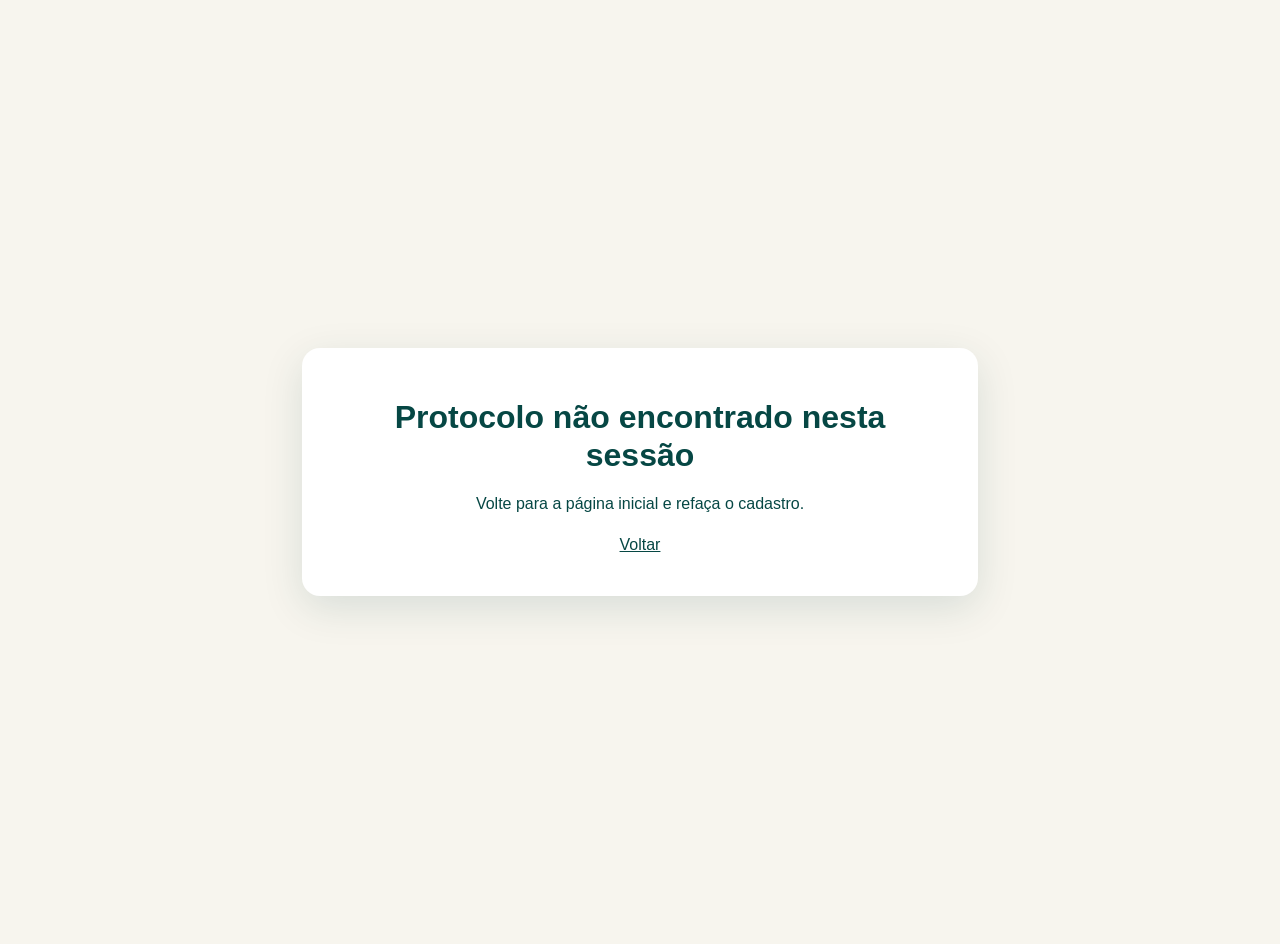
<file: obrigado.html>
<!doctype html><html lang="pt-BR"><head>

<meta charset="utf-8"><meta name="viewport" content="width=device-width,initial-scale=1"><meta name="robots" content="noindex,nofollow"><title>Pré-cadastro recebido | Alea Botucatu</title><style>body{margin:0;font:16px/1.6 'Nunito Sans',Arial,sans-serif;background:#f7f5ee;color:#064744;display:grid;place-items:center;min-height:100vh;padding:22px}main{max-width:600px;background:white;border-radius:18px;box-shadow:0 12px 40px #003e3f20;padding:38px;text-align:center}h1{line-height:1.2;margin:12px auto}.p{font-size:1.5rem;font-weight:900;letter-spacing:.08em;background:#f5f0e0;border-radius:10px;padding:14px}.btn{display:block;color:#fff;background:#25d366;text-decoration:none;padding:15px 18px;border-radius:50px;font-weight:800;margin-top:20px}.caption{font-size:.79rem;color:#527670}a{color:#064744}</style></head><body><main><p style="letter-spacing:2px">ALEA BOTUCATU</p><h1>Seu pré-cadastro foi registrado!</h1><p>Seu número de protocolo é:</p><div class="p" id="code"></div><p>Não apague a mensagem que será aberta no WhatsApp. Precisaremos do protocolo para iniciar o atendimento.</p><a id="wa" class="btn" href="#" rel="noopener">Continuar no WhatsApp</a><p class="caption">O WhatsApp abrirá com seus dados preenchidos. Confirme o envio da mensagem para falar com a Realize.</p><p><a href="/">Voltar ao lançamento</a></p></main><script>
const p=new URLSearchParams(location.search).get('p')||'';
const rec=JSON.parse(sessionStorage.getItem('alea-form-'+p)||'null');
if(!/^[A-Z0-9]{9,20}$/.test(p)||!rec){document.querySelector('main').innerHTML='<h1>Protocolo não encontrado nesta sessão</h1><p>Volte para a página inicial e refaça o cadastro.</p><a href="/">Voltar</a>'; }
else {
document.querySelector('#code').textContent=p;
if(sessionStorage.getItem('alea-conversion-'+p)==='1') {sessionStorage.removeItem('alea-conversion-'+p); /* registrado: evento sera transmitido somente em pagina segura sem loops */ }
const msg=['Olá, quero fazer meu pré-cadastro do Alea Botucatu.','','Protocolo: '+p,'Não apague esta mensagem, pois precisaremos do protocolo para iniciar o atendimento.','','Nome: '+rec.nome,'WhatsApp: '+rec.whatsapp,'E-mail: '+rec.email,'Renda familiar: '+(rec.renda||'Não informada')].join('\n');
const url='https://wa.me/5514997080405?text='+encodeURIComponent(msg);
document.querySelector('#wa').href=url;
document.querySelector('#wa').addEventListener('click',(e)=>{e.preventDefault();window.location.assign(url);});
// O WhatsApp só é aberto pelo clique explícito do visitante.
}
</script></body></html>
</file>
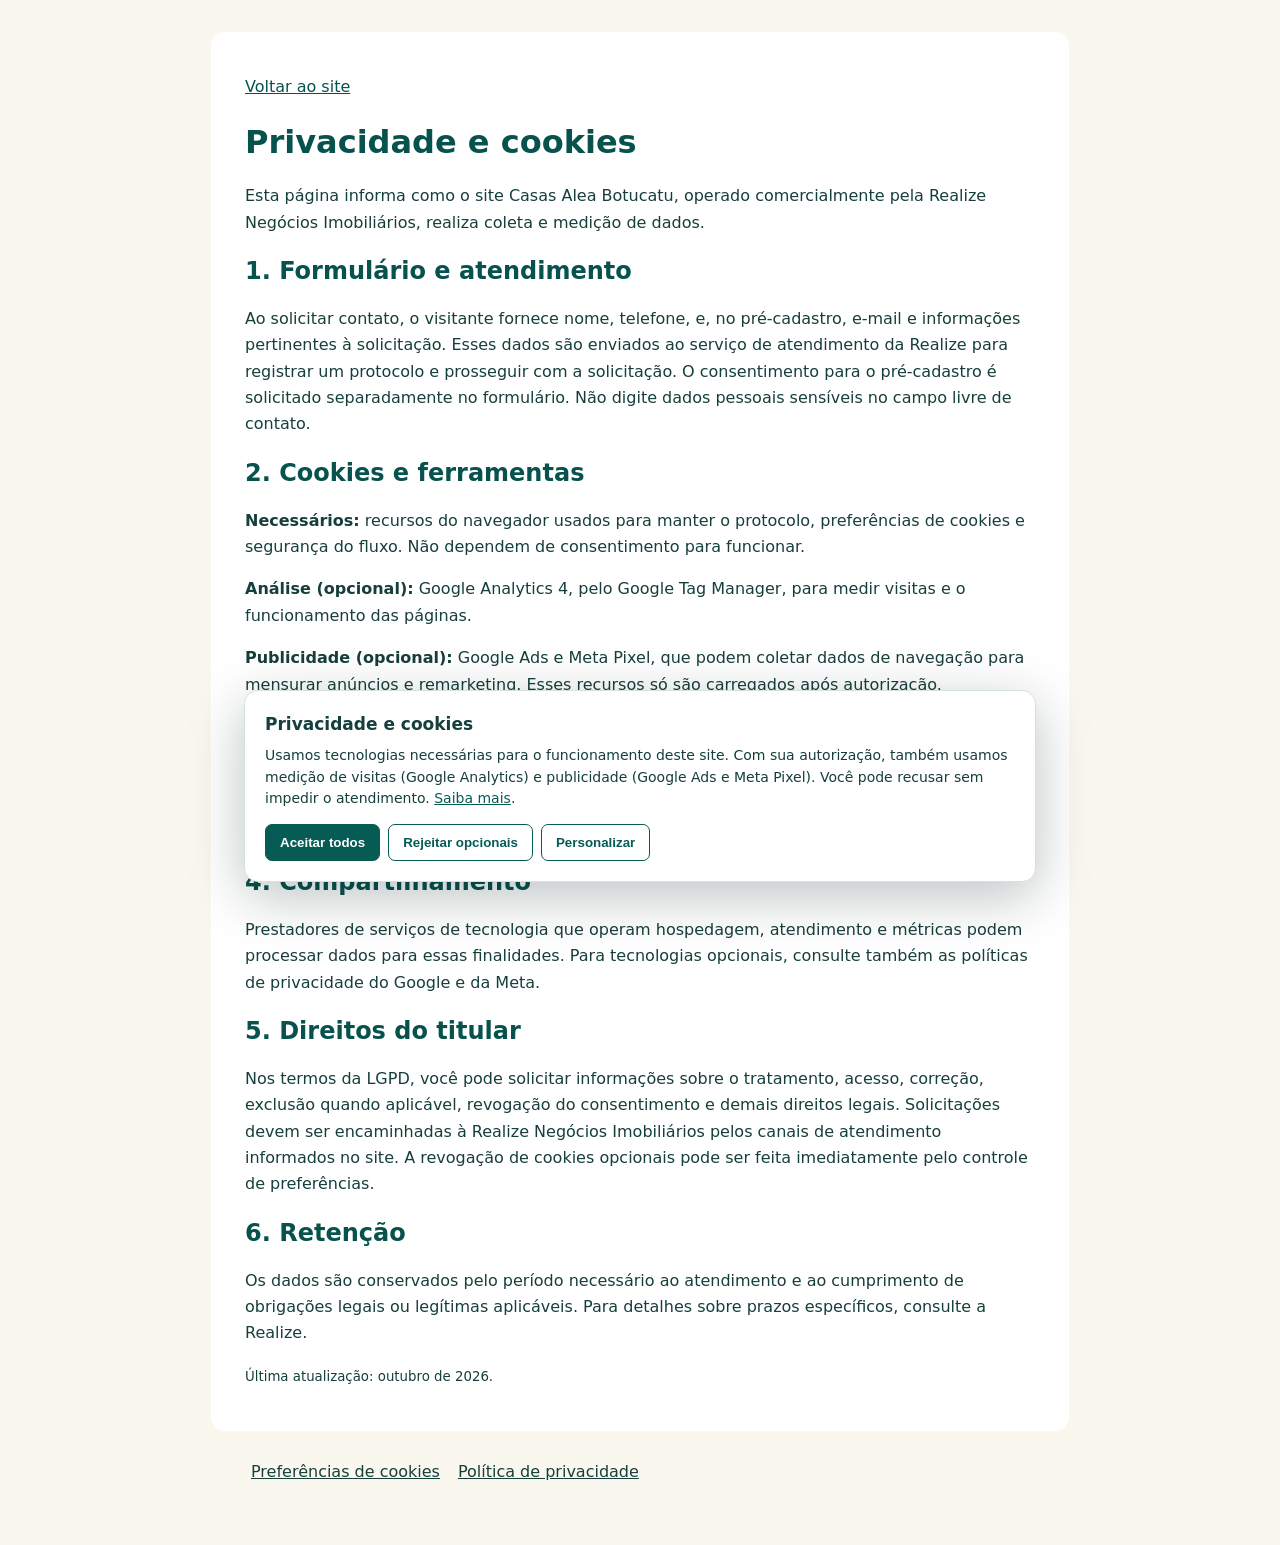
<file: privacidade.html>
<!doctype html><html lang="pt-BR"><head>
<link rel="canonical" href="https://www.casasaleaembotucatu.com.br/privacidade.html">
<meta charset="UTF-8"><meta name="viewport" content="width=device-width,initial-scale=1"><meta name="robots" content="index,follow"><title>Privacidade e cookies | Alea Botucatu</title><script defer src="/privacy.js"></script><style>body{font:16px/1.65 system-ui,Arial,sans-serif;color:#163f3c;background:#faf7ef;margin:0;padding:32px 18px}main{max-width:790px;margin:auto;background:white;padding:26px 34px;border-radius:14px}h1,h2{line-height:1.25;color:#07524d}a{color:#07524d}footer{max-width:790px;margin:22px auto}</style></head><body><main><p><a href="/">Voltar ao site</a></p><h1>Privacidade e cookies</h1><p>Esta página informa como o site Casas Alea Botucatu, operado comercialmente pela Realize Negócios Imobiliários, realiza coleta e medição de dados.</p><h2>1. Formulário e atendimento</h2><p>Ao solicitar contato, o visitante fornece nome, telefone, e, no pré-cadastro, e-mail e informações pertinentes à solicitação. Esses dados são enviados ao serviço de atendimento da Realize para registrar um protocolo e prosseguir com a solicitação. O consentimento para o pré-cadastro é solicitado separadamente no formulário. Não digite dados pessoais sensíveis no campo livre de contato.</p><h2>2. Cookies e ferramentas</h2><p><strong>Necessários:</strong> recursos do navegador usados para manter o protocolo, preferências de cookies e segurança do fluxo. Não dependem de consentimento para funcionar.</p><p><strong>Análise (opcional):</strong> Google Analytics 4, pelo Google Tag Manager, para medir visitas e o funcionamento das páginas.</p><p><strong>Publicidade (opcional):</strong> Google Ads e Meta Pixel, que podem coletar dados de navegação para mensurar anúncios e remarketing. Esses recursos só são carregados após autorização.</p><h2>3. Suas escolhas</h2><p>Você pode aceitar, rejeitar ou personalizar as categorias opcionais no aviso do site. A escolha pode ser revista no link “Preferências de cookies” no rodapé. Rejeitar cookies opcionais não bloqueia o formulário ou o atendimento.</p><h2>4. Compartilhamento</h2><p>Prestadores de serviços de tecnologia que operam hospedagem, atendimento e métricas podem processar dados para essas finalidades. Para tecnologias opcionais, consulte também as políticas de privacidade do Google e da Meta.</p><h2>5. Direitos do titular</h2><p>Nos termos da LGPD, você pode solicitar informações sobre o tratamento, acesso, correção, exclusão quando aplicável, revogação do consentimento e demais direitos legais. Solicitações devem ser encaminhadas à Realize Negócios Imobiliários pelos canais de atendimento informados no site. A revogação de cookies opcionais pode ser feita imediatamente pelo controle de preferências.</p><h2>6. Retenção</h2><p>Os dados são conservados pelo período necessário ao atendimento e ao cumprimento de obrigações legais ou legítimas aplicáveis. Para detalhes sobre prazos específicos, consulte a Realize.</p><p><small>Última atualização: outubro de 2026.</small></p></main><footer></footer></body></html>
</file>
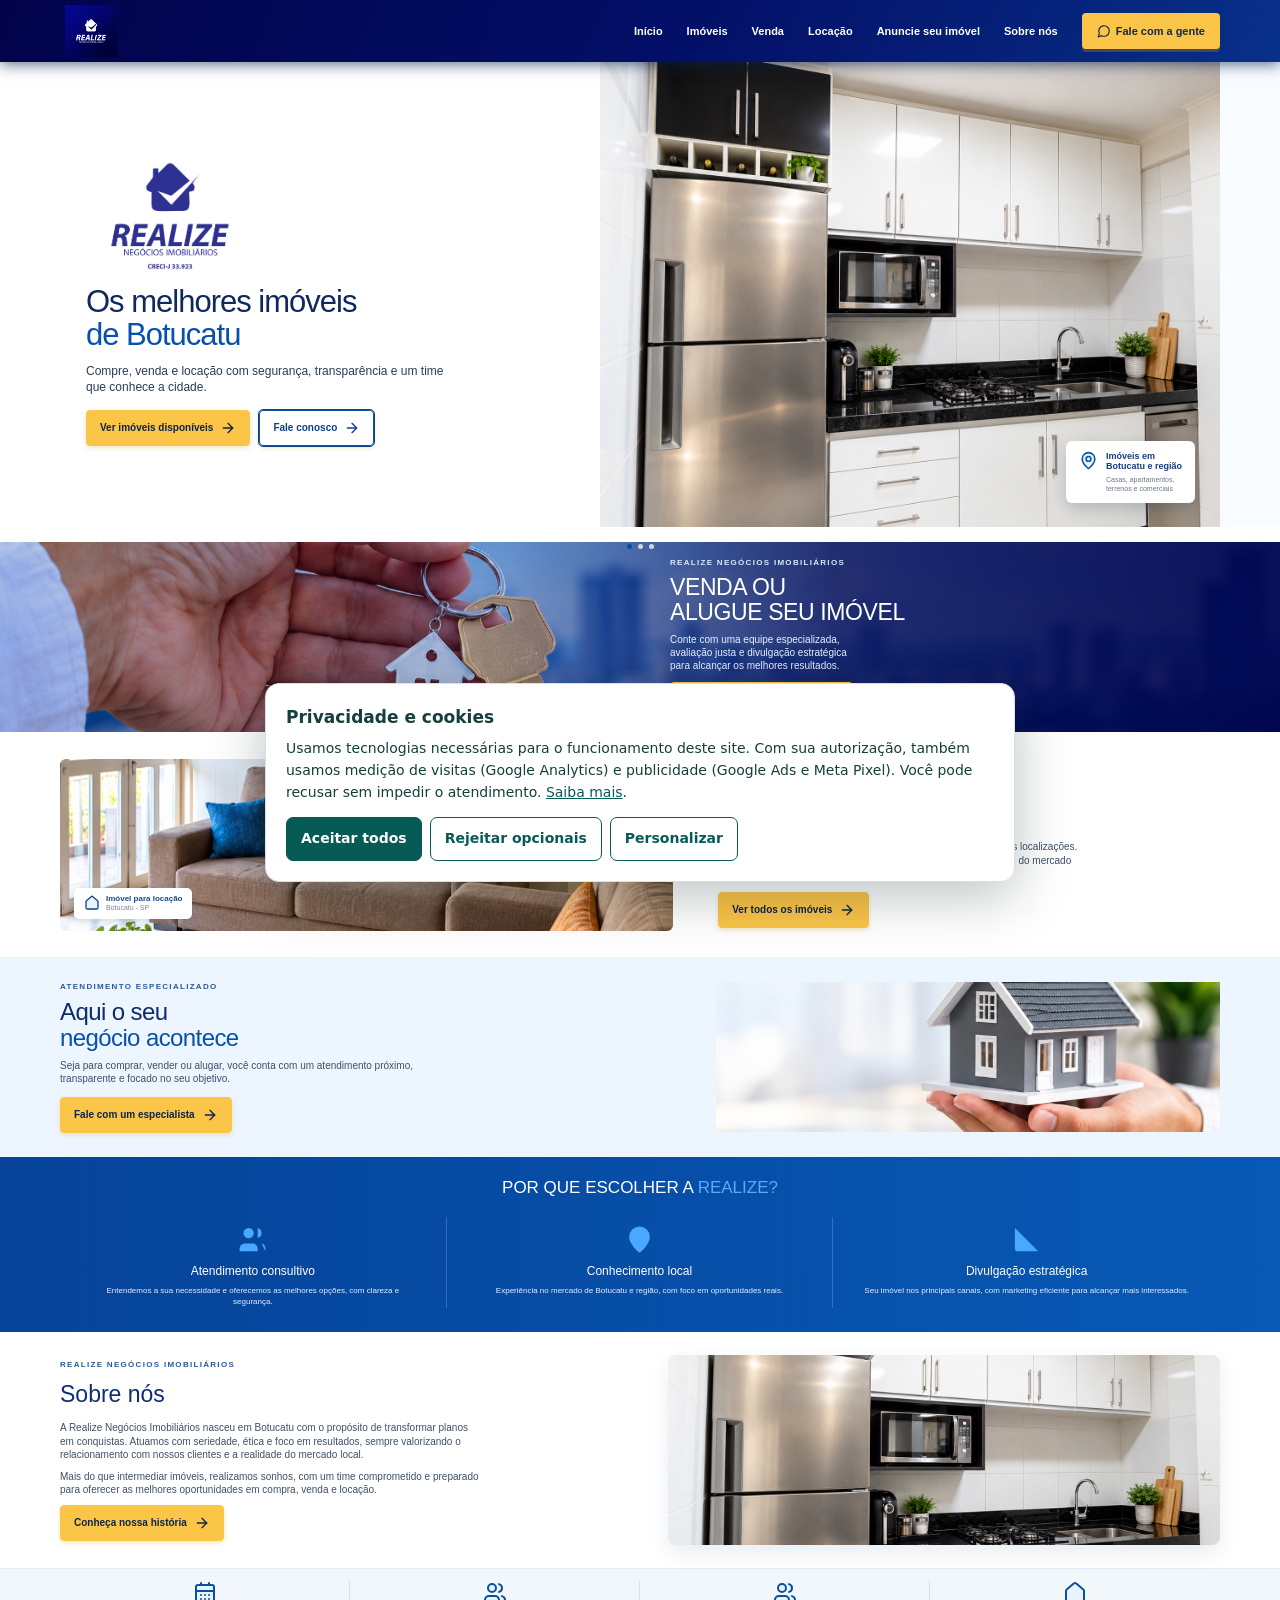
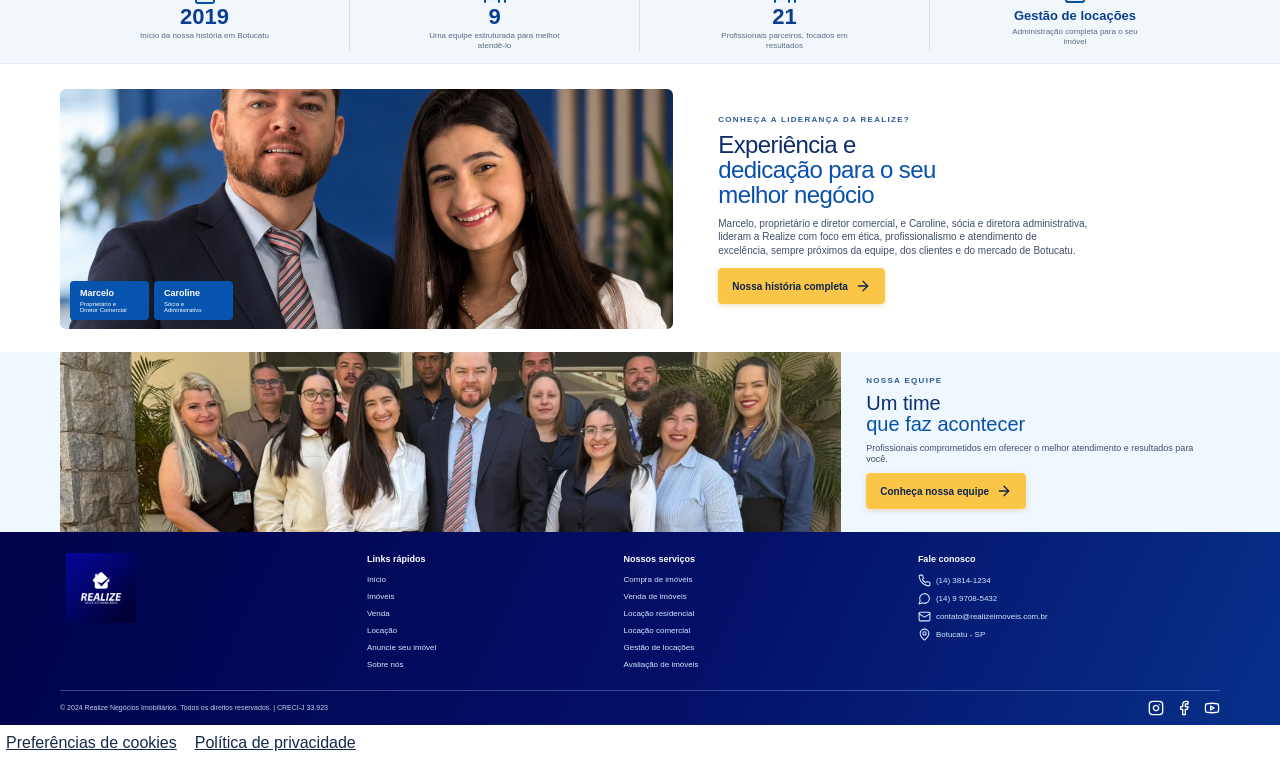
<file: realize.html>
<!doctype html>
<html lang="pt-BR">

  <head>
<link rel="canonical" href="https://www.casasaleaembotucatu.com.br/realize.html">

<script defer src="/privacy.js"></script>

<meta charset="UTF-8" />
    <meta
      name="viewport"
      content="width=device-width, initial-scale=1.0, maximum-scale=1" />
    <title>Realize Negócios Imobiliários em Botucatu | Atendimento Alea</title>
<meta name="description" content="Conheça a Realize Negócios Imobiliários em Botucatu e fale com a equipe sobre casas Alea, pré-cadastro, financiamento e atendimento imobiliário.">
<meta name="robots" content="index,follow">
<meta property="og:type" content="website">
<meta property="og:locale" content="pt_BR">
<meta property="og:title" content="Realize Negócios Imobiliários em Botucatu | Atendimento Alea">
<meta property="og:description" content="Conheça a Realize Negócios Imobiliários em Botucatu e fale com a equipe sobre casas Alea, pré-cadastro, financiamento e atendimento imobiliário.">
<meta property="og:url" content="https://www.casasaleaembotucatu.com.br/realize.html">
<meta property="og:image" content="https://www.casasaleaembotucatu.com.br/assets/logo-realize-oficial.jpg">
<script type="application/ld+json">{"@context":"https://schema.org","@type":"WebPage","@id":"https://www.casasaleaembotucatu.com.br/realize.html#webpage","url":"https://www.casasaleaembotucatu.com.br/realize.html","name":"Realize Negócios Imobiliários em Botucatu | Atendimento Alea","description":"Conheça a Realize Negócios Imobiliários em Botucatu e fale com a equipe sobre casas Alea, pré-cadastro, financiamento e atendimento imobiliário.","inLanguage":"pt-BR","about":{"@id":"https://www.casasaleaembotucatu.com.br/realize.html#imobiliaria"},"isPartOf":{"@id":"https://www.casasaleaembotucatu.com.br/#website"}}</script>
    <!-- THIS IS THE START OF A COMMENT BLOCK, BLOCK TO BE DELETED: Google Fonts here, example:
    <link rel="preconnect" href="https://fonts.googleapis.com" />
    <link rel="preconnect" href="https://fonts.gstatic.com" crossorigin />
    <link href="https://fonts.googleapis.com/css2?family=Inter:wght@400;500;600;700&display=swap" rel="stylesheet" />
    THIS IS THE END OF A COMMENT BLOCK, BLOCK TO BE DELETED -->
    <script type="module" crossorigin src="/assets/index-DtE_ME2o.js"></script>
    <link rel="stylesheet" crossorigin href="/assets/index-DMsK_JqX.css">
  </head>

  <body>
<noscript><img height="1" width="1" style="display:none" src="https://www.facebook.com/tr?id=1147098132944586&amp;ev=PageView&amp;noscript=1" alt=""></noscript>

    <div id="root"></div>

  </body>

</html>
</file>
<file: assets/index-DMsK_JqX.css>
@layer properties{@supports (((-webkit-hyphens:none)) and (not (margin-trim:inline))) or ((-moz-orient:inline) and (not (color:rgb(from red r g b)))){*,:before,:after,::backdrop{--tw-translate-x:0;--tw-translate-y:0;--tw-translate-z:0;--tw-rotate-x:initial;--tw-rotate-y:initial;--tw-rotate-z:initial;--tw-skew-x:initial;--tw-skew-y:initial;--tw-space-y-reverse:0;--tw-space-x-reverse:0;--tw-border-style:solid;--tw-gradient-position:initial;--tw-gradient-from:#0000;--tw-gradient-via:#0000;--tw-gradient-to:#0000;--tw-gradient-stops:initial;--tw-gradient-via-stops:initial;--tw-gradient-from-position:0%;--tw-gradient-via-position:50%;--tw-gradient-to-position:100%;--tw-leading:initial;--tw-font-weight:initial;--tw-tracking:initial;--tw-ordinal:initial;--tw-slashed-zero:initial;--tw-numeric-figure:initial;--tw-numeric-spacing:initial;--tw-numeric-fraction:initial;--tw-shadow:0 0 #0000;--tw-shadow-color:initial;--tw-shadow-alpha:100%;--tw-inset-shadow:0 0 #0000;--tw-inset-shadow-color:initial;--tw-inset-shadow-alpha:100%;--tw-ring-color:initial;--tw-ring-shadow:0 0 #0000;--tw-inset-ring-color:initial;--tw-inset-ring-shadow:0 0 #0000;--tw-ring-inset:initial;--tw-ring-offset-width:0px;--tw-ring-offset-color:#fff;--tw-ring-offset-shadow:0 0 #0000;--tw-outline-style:solid;--tw-backdrop-blur:initial;--tw-backdrop-brightness:initial;--tw-backdrop-contrast:initial;--tw-backdrop-grayscale:initial;--tw-backdrop-hue-rotate:initial;--tw-backdrop-invert:initial;--tw-backdrop-opacity:initial;--tw-backdrop-saturate:initial;--tw-backdrop-sepia:initial;--tw-duration:initial;--tw-ease:initial;--tw-content:"";--tw-animation-delay:0s;--tw-animation-direction:normal;--tw-animation-duration:initial;--tw-animation-fill-mode:none;--tw-animation-iteration-count:1;--tw-enter-blur:0;--tw-enter-opacity:1;--tw-enter-rotate:0;--tw-enter-scale:1;--tw-enter-translate-x:0;--tw-enter-translate-y:0;--tw-exit-blur:0;--tw-exit-opacity:1;--tw-exit-rotate:0;--tw-exit-scale:1;--tw-exit-translate-x:0;--tw-exit-translate-y:0}}}@layer theme{:root,:host{--font-sans:ui-sans-serif,system-ui,sans-serif,"Apple Color Emoji","Segoe UI Emoji","Segoe UI Symbol","Noto Color Emoji";--font-mono:ui-monospace,SFMono-Regular,Menlo,Monaco,Consolas,"Liberation Mono","Courier New",monospace;--color-red-100:oklch(93.6% .032 17.717);--color-red-500:oklch(63.7% .237 25.331);--color-blue-600:oklch(54.6% .245 262.881);--color-blue-700:oklch(48.8% .243 264.376);--color-slate-50:oklch(98.4% .003 247.858);--color-slate-100:oklch(96.8% .007 247.896);--color-slate-600:oklch(44.6% .043 257.281);--color-slate-700:oklch(37.2% .044 257.287);--color-slate-900:oklch(20.8% .042 265.755);--color-black:#000;--color-white:#fff;--spacing:.25rem;--container-xs:20rem;--container-sm:24rem;--container-md:28rem;--container-lg:32rem;--container-2xl:42rem;--container-6xl:72rem;--text-xs:.75rem;--text-xs--line-height:calc(1/.75);--text-sm:.875rem;--text-sm--line-height:calc(1.25/.875);--text-base:1rem;--text-base--line-height: 1.5 ;--text-lg:1.125rem;--text-lg--line-height:calc(1.75/1.125);--text-xl:1.25rem;--text-xl--line-height:calc(1.75/1.25);--text-2xl:1.5rem;--text-2xl--line-height:calc(2/1.5);--text-3xl:1.875rem;--text-3xl--line-height: 1.2 ;--text-4xl:2.25rem;--text-4xl--line-height:calc(2.5/2.25);--font-weight-normal:400;--font-weight-medium:500;--font-weight-semibold:600;--font-weight-bold:700;--tracking-tight:-.025em;--tracking-widest:.1em;--leading-snug:1.375;--leading-normal:1.5;--leading-relaxed:1.625;--radius-xs:.125rem;--radius-sm:.25rem;--radius-md:.375rem;--radius-lg:.5rem;--radius-xl:.75rem;--ease-in-out:cubic-bezier(.4,0,.2,1);--animate-spin:spin 1s linear infinite;--animate-pulse:pulse 2s cubic-bezier(.4,0,.6,1)infinite;--blur-sm:8px;--blur-2xl:40px;--aspect-video:16/9;--default-transition-duration:.15s;--default-transition-timing-function:cubic-bezier(.4,0,.2,1);--default-font-family:var(--font-sans);--default-mono-font-family:var(--font-mono)}}@layer base{*,:after,:before,::backdrop{box-sizing:border-box;border:0 solid;margin:0;padding:0}::file-selector-button{box-sizing:border-box;border:0 solid;margin:0;padding:0}html,:host{-webkit-text-size-adjust:100%;tab-size:4;line-height:1.5;font-family:var(--default-font-family,ui-sans-serif,system-ui,sans-serif,"Apple Color Emoji","Segoe UI Emoji","Segoe UI Symbol","Noto Color Emoji");font-feature-settings:var(--default-font-feature-settings,normal);font-variation-settings:var(--default-font-variation-settings,normal);-webkit-tap-highlight-color:transparent}hr{height:0;color:inherit;border-top-width:1px}abbr:where([title]){-webkit-text-decoration:underline dotted;text-decoration:underline dotted}h1,h2,h3,h4,h5,h6{font-size:inherit;font-weight:inherit}a{color:inherit;-webkit-text-decoration:inherit;text-decoration:inherit}b,strong{font-weight:bolder}code,kbd,samp,pre{font-family:var(--default-mono-font-family,ui-monospace,SFMono-Regular,Menlo,Monaco,Consolas,"Liberation Mono","Courier New",monospace);font-feature-settings:var(--default-mono-font-feature-settings,normal);font-variation-settings:var(--default-mono-font-variation-settings,normal);font-size:1em}small{font-size:80%}sub,sup{vertical-align:baseline;font-size:75%;line-height:0;position:relative}sub{bottom:-.25em}sup{top:-.5em}table{text-indent:0;border-color:inherit;border-collapse:collapse}:-moz-focusring{outline:auto}progress{vertical-align:baseline}summary{display:list-item}ol,ul,menu{list-style:none}img,svg,video,canvas,audio,iframe,embed,object{vertical-align:middle;display:block}img,video{max-width:100%;height:auto}button,input,select,optgroup,textarea{font:inherit;font-feature-settings:inherit;font-variation-settings:inherit;letter-spacing:inherit;color:inherit;opacity:1;background-color:#0000;border-radius:0}::file-selector-button{font:inherit;font-feature-settings:inherit;font-variation-settings:inherit;letter-spacing:inherit;color:inherit;opacity:1;background-color:#0000;border-radius:0}:where(select:is([multiple],[size])) optgroup{font-weight:bolder}:where(select:is([multiple],[size])) optgroup option{padding-inline-start:20px}::file-selector-button{margin-inline-end:4px}::placeholder{opacity:1}@supports (not ((-webkit-appearance:-apple-pay-button))) or (contain-intrinsic-size:1px){::placeholder{color:currentColor}@supports (color:color-mix(in lab,red,red)){::placeholder{color:color-mix(in oklab,currentcolor 50%,transparent)}}}textarea{resize:vertical}::-webkit-search-decoration{-webkit-appearance:none}::-webkit-date-and-time-value{min-height:1lh;text-align:inherit}::-webkit-datetime-edit{display:inline-flex}::-webkit-datetime-edit-fields-wrapper{padding:0}::-webkit-datetime-edit{padding-block:0}::-webkit-datetime-edit-year-field{padding-block:0}::-webkit-datetime-edit-month-field{padding-block:0}::-webkit-datetime-edit-day-field{padding-block:0}::-webkit-datetime-edit-hour-field{padding-block:0}::-webkit-datetime-edit-minute-field{padding-block:0}::-webkit-datetime-edit-second-field{padding-block:0}::-webkit-datetime-edit-millisecond-field{padding-block:0}::-webkit-datetime-edit-meridiem-field{padding-block:0}::-webkit-calendar-picker-indicator{line-height:1}:-moz-ui-invalid{box-shadow:none}button,input:where([type=button],[type=reset],[type=submit]){appearance:button}::file-selector-button{appearance:button}::-webkit-inner-spin-button{height:auto}::-webkit-outer-spin-button{height:auto}[hidden]:where(:not([hidden=until-found])){display:none!important}}@layer components;@layer utilities{.\@container\/card-header{container:card-header/inline-size}.\@container\/field-group{container:field-group/inline-size}.pointer-events-none{pointer-events:none}.invisible{visibility:hidden}.sr-only{clip-path:inset(50%);white-space:nowrap;border-width:0;width:1px;height:1px;margin:-1px;padding:0;position:absolute;overflow:hidden}.absolute{position:absolute}.fixed{position:fixed}.relative{position:relative}.static{position:static}.sticky{position:sticky}.inset-0{inset:calc(var(--spacing)*0)}.inset-x-0{inset-inline:calc(var(--spacing)*0)}.inset-y-0{inset-block:calc(var(--spacing)*0)}.-top-12{top:calc(var(--spacing)*-12)}.top-0{top:calc(var(--spacing)*0)}.top-1\.5{top:calc(var(--spacing)*1.5)}.top-1\/2{top:50%}.top-3\.5{top:calc(var(--spacing)*3.5)}.top-4{top:calc(var(--spacing)*4)}.top-\[1px\]{top:1px}.top-\[50\%\]{top:50%}.top-\[60\%\]{top:60%}.top-full{top:100%}.-right-12{right:calc(var(--spacing)*-12)}.right-0{right:calc(var(--spacing)*0)}.right-1{right:calc(var(--spacing)*1)}.right-2{right:calc(var(--spacing)*2)}.right-3{right:calc(var(--spacing)*3)}.right-4{right:calc(var(--spacing)*4)}.-bottom-12{bottom:calc(var(--spacing)*-12)}.bottom-0{bottom:calc(var(--spacing)*0)}.bottom-4{bottom:calc(var(--spacing)*4)}.-left-12{left:calc(var(--spacing)*-12)}.left-0{left:calc(var(--spacing)*0)}.left-1\/2{left:50%}.left-2{left:calc(var(--spacing)*2)}.left-4{left:calc(var(--spacing)*4)}.left-\[50\%\]{left:50%}.isolate{isolation:isolate}.z-10{z-index:10}.z-20{z-index:20}.z-40{z-index:40}.z-50{z-index:50}.z-\[1\]{z-index:1}.order-first{order:-9999}.order-last{order:9999}.col-start-2{grid-column-start:2}.row-span-2{grid-row:span 2/span 2}.row-start-1{grid-row-start:1}.container{width:100%}@media(min-width:40rem){.container{max-width:40rem}}@media(min-width:48rem){.container{max-width:48rem}}@media(min-width:64rem){.container{max-width:64rem}}@media(min-width:80rem){.container{max-width:80rem}}@media(min-width:96rem){.container{max-width:96rem}}.\!m-0{margin:calc(var(--spacing)*0)!important}.-mx-1{margin-inline:calc(var(--spacing)*-1)}.mx-2{margin-inline:calc(var(--spacing)*2)}.mx-3\.5{margin-inline:calc(var(--spacing)*3.5)}.mx-4{margin-inline:calc(var(--spacing)*4)}.mx-auto{margin-inline:auto}.-my-2{margin-block:calc(var(--spacing)*-2)}.my-0{margin-block:calc(var(--spacing)*0)}.my-0\.5{margin-block:calc(var(--spacing)*.5)}.my-1{margin-block:calc(var(--spacing)*1)}.-mt-4{margin-top:calc(var(--spacing)*-4)}.mt-1{margin-top:calc(var(--spacing)*1)}.mt-1\.5{margin-top:calc(var(--spacing)*1.5)}.mt-2{margin-top:calc(var(--spacing)*2)}.mt-4{margin-top:calc(var(--spacing)*4)}.mt-12{margin-top:calc(var(--spacing)*12)}.mt-auto{margin-top:auto}.mr-2{margin-right:calc(var(--spacing)*2)}.mb-1{margin-bottom:calc(var(--spacing)*1)}.mb-2{margin-bottom:calc(var(--spacing)*2)}.mb-3{margin-bottom:calc(var(--spacing)*3)}.mb-4{margin-bottom:calc(var(--spacing)*4)}.mb-6{margin-bottom:calc(var(--spacing)*6)}.mb-8{margin-bottom:calc(var(--spacing)*8)}.-ml-4{margin-left:calc(var(--spacing)*-4)}.ml-1{margin-left:calc(var(--spacing)*1)}.ml-2{margin-left:calc(var(--spacing)*2)}.ml-4{margin-left:calc(var(--spacing)*4)}.ml-auto{margin-left:auto}.line-clamp-1{-webkit-line-clamp:1;-webkit-box-orient:vertical;display:-webkit-box;overflow:hidden}.line-clamp-2{-webkit-line-clamp:2;-webkit-box-orient:vertical;display:-webkit-box;overflow:hidden}.block{display:block}.flex{display:flex}.grid{display:grid}.hidden{display:none}.inline-flex{display:inline-flex}.table{display:table}.table-caption{display:table-caption}.table-cell{display:table-cell}.table-row{display:table-row}.field-sizing-content{field-sizing:content}.aspect-square{aspect-ratio:1}.aspect-video{aspect-ratio:var(--aspect-video)}.size-\(--cell-size\){width:var(--cell-size);height:var(--cell-size)}.size-2{width:calc(var(--spacing)*2);height:calc(var(--spacing)*2)}.size-2\.5{width:calc(var(--spacing)*2.5);height:calc(var(--spacing)*2.5)}.size-3{width:calc(var(--spacing)*3);height:calc(var(--spacing)*3)}.size-3\.5{width:calc(var(--spacing)*3.5);height:calc(var(--spacing)*3.5)}.size-4{width:calc(var(--spacing)*4);height:calc(var(--spacing)*4)}.size-6{width:calc(var(--spacing)*6);height:calc(var(--spacing)*6)}.size-7{width:calc(var(--spacing)*7);height:calc(var(--spacing)*7)}.size-8{width:calc(var(--spacing)*8);height:calc(var(--spacing)*8)}.size-9{width:calc(var(--spacing)*9);height:calc(var(--spacing)*9)}.size-10{width:calc(var(--spacing)*10);height:calc(var(--spacing)*10)}.size-12{width:calc(var(--spacing)*12);height:calc(var(--spacing)*12)}.size-auto{width:auto;height:auto}.size-full{width:100%;height:100%}.h-\(--cell-size\){height:var(--cell-size)}.h-1\.5{height:calc(var(--spacing)*1.5)}.h-2{height:calc(var(--spacing)*2)}.h-2\.5{height:calc(var(--spacing)*2.5)}.h-3{height:calc(var(--spacing)*3)}.h-4{height:calc(var(--spacing)*4)}.h-5{height:calc(var(--spacing)*5)}.h-6{height:calc(var(--spacing)*6)}.h-7{height:calc(var(--spacing)*7)}.h-8{height:calc(var(--spacing)*8)}.h-9{height:calc(var(--spacing)*9)}.h-10{height:calc(var(--spacing)*10)}.h-12{height:calc(var(--spacing)*12)}.h-14{height:calc(var(--spacing)*14)}.h-16{height:calc(var(--spacing)*16)}.h-32{height:calc(var(--spacing)*32)}.h-64{height:calc(var(--spacing)*64)}.h-\[1\.15rem\]{height:1.15rem}.h-\[38px\]{height:38px}.h-\[200px\]{height:200px}.h-\[500px\]{height:500px}.h-\[calc\(100\%-1px\)\]{height:calc(100% - 1px)}.h-\[var\(--radix-navigation-menu-viewport-height\)\]{height:var(--radix-navigation-menu-viewport-height)}.h-\[var\(--radix-select-trigger-height\)\]{height:var(--radix-select-trigger-height)}.h-auto{height:auto}.h-full{height:100%}.h-px{height:1px}.h-svh{height:100svh}.max-h-\(--radix-context-menu-content-available-height\){max-height:var(--radix-context-menu-content-available-height)}.max-h-\(--radix-dropdown-menu-content-available-height\){max-height:var(--radix-dropdown-menu-content-available-height)}.max-h-\(--radix-select-content-available-height\){max-height:var(--radix-select-content-available-height)}.max-h-32{max-height:calc(var(--spacing)*32)}.max-h-\[300px\]{max-height:300px}.min-h-0{min-height:calc(var(--spacing)*0)}.min-h-4{min-height:calc(var(--spacing)*4)}.min-h-9{min-height:calc(var(--spacing)*9)}.min-h-16{min-height:calc(var(--spacing)*16)}.min-h-\[200px\]{min-height:200px}.min-h-screen{min-height:100vh}.min-h-svh{min-height:100svh}.w-\(--cell-size\){width:var(--cell-size)}.w-\(--sidebar-width\){width:var(--sidebar-width)}.w-0{width:calc(var(--spacing)*0)}.w-1{width:calc(var(--spacing)*1)}.w-1\/2{width:50%}.w-2{width:calc(var(--spacing)*2)}.w-2\.5{width:calc(var(--spacing)*2.5)}.w-3{width:calc(var(--spacing)*3)}.w-3\/4{width:75%}.w-4{width:calc(var(--spacing)*4)}.w-5{width:calc(var(--spacing)*5)}.w-8{width:calc(var(--spacing)*8)}.w-9{width:calc(var(--spacing)*9)}.w-10{width:calc(var(--spacing)*10)}.w-16{width:calc(var(--spacing)*16)}.w-20{width:calc(var(--spacing)*20)}.w-24{width:calc(var(--spacing)*24)}.w-32{width:calc(var(--spacing)*32)}.w-48{width:calc(var(--spacing)*48)}.w-64{width:calc(var(--spacing)*64)}.w-72{width:calc(var(--spacing)*72)}.w-\[38px\]{width:38px}.w-\[100px\]{width:100px}.w-\[280px\]{width:280px}.w-\[400px\]{width:400px}.w-auto{width:auto}.w-fit{width:fit-content}.w-full{width:100%}.w-max{width:max-content}.w-px{width:1px}.max-w-\(--skeleton-width\){max-width:var(--skeleton-width)}.max-w-2xl{max-width:var(--container-2xl)}.max-w-6xl{max-width:var(--container-6xl)}.max-w-\[80\%\]{max-width:80%}.max-w-\[calc\(100\%-2rem\)\]{max-width:calc(100% - 2rem)}.max-w-lg{max-width:var(--container-lg)}.max-w-max{max-width:max-content}.max-w-md{max-width:var(--container-md)}.max-w-none{max-width:none}.max-w-sm{max-width:var(--container-sm)}.max-w-xs{max-width:var(--container-xs)}.min-w-\(--cell-size\){min-width:var(--cell-size)}.min-w-0{min-width:calc(var(--spacing)*0)}.min-w-5{min-width:calc(var(--spacing)*5)}.min-w-8{min-width:calc(var(--spacing)*8)}.min-w-9{min-width:calc(var(--spacing)*9)}.min-w-10{min-width:calc(var(--spacing)*10)}.min-w-\[8rem\]{min-width:8rem}.min-w-\[12rem\]{min-width:12rem}.min-w-\[var\(--radix-select-trigger-width\)\]{min-width:var(--radix-select-trigger-width)}.flex-1{flex:1}.flex-shrink-0,.shrink-0{flex-shrink:0}.grow{flex-grow:1}.grow-0{flex-grow:0}.basis-full{flex-basis:100%}.caption-bottom{caption-side:bottom}.border-collapse{border-collapse:collapse}.origin-\(--radix-context-menu-content-transform-origin\){transform-origin:var(--radix-context-menu-content-transform-origin)}.origin-\(--radix-dropdown-menu-content-transform-origin\){transform-origin:var(--radix-dropdown-menu-content-transform-origin)}.origin-\(--radix-hover-card-content-transform-origin\){transform-origin:var(--radix-hover-card-content-transform-origin)}.origin-\(--radix-menubar-content-transform-origin\){transform-origin:var(--radix-menubar-content-transform-origin)}.origin-\(--radix-popover-content-transform-origin\){transform-origin:var(--radix-popover-content-transform-origin)}.origin-\(--radix-select-content-transform-origin\){transform-origin:var(--radix-select-content-transform-origin)}.origin-\(--radix-tooltip-content-transform-origin\){transform-origin:var(--radix-tooltip-content-transform-origin)}.-translate-x-1\/2{--tw-translate-x: -50% ;translate:var(--tw-translate-x)var(--tw-translate-y)}.-translate-x-px{--tw-translate-x:-1px;translate:var(--tw-translate-x)var(--tw-translate-y)}.translate-x-\[-50\%\]{--tw-translate-x:-50%;translate:var(--tw-translate-x)var(--tw-translate-y)}.translate-x-px{--tw-translate-x:1px;translate:var(--tw-translate-x)var(--tw-translate-y)}.-translate-y-1\/2{--tw-translate-y: -50% ;translate:var(--tw-translate-x)var(--tw-translate-y)}.translate-y-0\.5{--tw-translate-y:calc(var(--spacing)*.5);translate:var(--tw-translate-x)var(--tw-translate-y)}.translate-y-\[-50\%\]{--tw-translate-y:-50%;translate:var(--tw-translate-x)var(--tw-translate-y)}.translate-y-\[calc\(-50\%_-_2px\)\]{--tw-translate-y: calc(-50% - 2px) ;translate:var(--tw-translate-x)var(--tw-translate-y)}.rotate-45{rotate:45deg}.rotate-90{rotate:90deg}.transform{transform:var(--tw-rotate-x,)var(--tw-rotate-y,)var(--tw-rotate-z,)var(--tw-skew-x,)var(--tw-skew-y,)}.animate-caret-blink{animation:1.25s ease-out infinite caret-blink}.animate-in{animation:enter var(--tw-animation-duration,var(--tw-duration,.15s))var(--tw-ease,ease)var(--tw-animation-delay,0s)var(--tw-animation-iteration-count,1)var(--tw-animation-direction,normal)var(--tw-animation-fill-mode,none)}.animate-pulse{animation:var(--animate-pulse)}.animate-spin{animation:var(--animate-spin)}.cursor-col-resize{cursor:col-resize}.cursor-default{cursor:default}.cursor-pointer{cursor:pointer}.cursor-text{cursor:text}.touch-none{touch-action:none}.resize-none{resize:none}.scroll-my-1{scroll-margin-block:calc(var(--spacing)*1)}.scroll-py-1{scroll-padding-block:calc(var(--spacing)*1)}.list-disc{list-style-type:disc}.list-none{list-style-type:none}.auto-rows-min{grid-auto-rows:min-content}.grid-cols-1{grid-template-columns:repeat(1,minmax(0,1fr))}.grid-cols-2{grid-template-columns:repeat(2,minmax(0,1fr))}.grid-cols-3{grid-template-columns:repeat(3,minmax(0,1fr))}.grid-cols-\[0_1fr\]{grid-template-columns:0 1fr}.grid-rows-\[auto_auto\]{grid-template-rows:auto auto}.flex-col{flex-direction:column}.flex-col-reverse{flex-direction:column-reverse}.flex-row{flex-direction:row}.flex-wrap{flex-wrap:wrap}.items-center{align-items:center}.items-end{align-items:flex-end}.items-start{align-items:flex-start}.items-stretch{align-items:stretch}.justify-between{justify-content:space-between}.justify-center{justify-content:center}.justify-end{justify-content:flex-end}.justify-start{justify-content:flex-start}.justify-items-start{justify-items:start}.gap-0{gap:calc(var(--spacing)*0)}.gap-0\.5{gap:calc(var(--spacing)*.5)}.gap-1{gap:calc(var(--spacing)*1)}.gap-1\.5{gap:calc(var(--spacing)*1.5)}.gap-2{gap:calc(var(--spacing)*2)}.gap-2\.5{gap:calc(var(--spacing)*2.5)}.gap-3{gap:calc(var(--spacing)*3)}.gap-4{gap:calc(var(--spacing)*4)}.gap-6{gap:calc(var(--spacing)*6)}.gap-7{gap:calc(var(--spacing)*7)}.gap-8{gap:calc(var(--spacing)*8)}:where(.space-y-1>:not(:last-child)){--tw-space-y-reverse:0;margin-block-start:calc(calc(var(--spacing)*1)*var(--tw-space-y-reverse));margin-block-end:calc(calc(var(--spacing)*1)*calc(1 - var(--tw-space-y-reverse)))}:where(.space-y-2>:not(:last-child)){--tw-space-y-reverse:0;margin-block-start:calc(calc(var(--spacing)*2)*var(--tw-space-y-reverse));margin-block-end:calc(calc(var(--spacing)*2)*calc(1 - var(--tw-space-y-reverse)))}:where(.space-y-3>:not(:last-child)){--tw-space-y-reverse:0;margin-block-start:calc(calc(var(--spacing)*3)*var(--tw-space-y-reverse));margin-block-end:calc(calc(var(--spacing)*3)*calc(1 - var(--tw-space-y-reverse)))}:where(.space-y-4>:not(:last-child)){--tw-space-y-reverse:0;margin-block-start:calc(calc(var(--spacing)*4)*var(--tw-space-y-reverse));margin-block-end:calc(calc(var(--spacing)*4)*calc(1 - var(--tw-space-y-reverse)))}:where(.space-y-6>:not(:last-child)){--tw-space-y-reverse:0;margin-block-start:calc(calc(var(--spacing)*6)*var(--tw-space-y-reverse));margin-block-end:calc(calc(var(--spacing)*6)*calc(1 - var(--tw-space-y-reverse)))}:where(.space-y-12>:not(:last-child)){--tw-space-y-reverse:0;margin-block-start:calc(calc(var(--spacing)*12)*var(--tw-space-y-reverse));margin-block-end:calc(calc(var(--spacing)*12)*calc(1 - var(--tw-space-y-reverse)))}:where(.space-x-2>:not(:last-child)){--tw-space-x-reverse:0;margin-inline-start:calc(calc(var(--spacing)*2)*var(--tw-space-x-reverse));margin-inline-end:calc(calc(var(--spacing)*2)*calc(1 - var(--tw-space-x-reverse)))}.gap-y-0\.5{row-gap:calc(var(--spacing)*.5)}.self-start{align-self:flex-start}.self-stretch{align-self:stretch}.justify-self-end{justify-self:flex-end}.truncate{text-overflow:ellipsis;white-space:nowrap;overflow:hidden}.overflow-auto{overflow:auto}.overflow-hidden{overflow:hidden}.overflow-x-auto{overflow-x:auto}.overflow-x-hidden{overflow-x:hidden}.overflow-y-auto{overflow-y:auto}.rounded{border-radius:.25rem}.rounded-\[2px\]{border-radius:2px}.rounded-\[4px\]{border-radius:4px}.rounded-\[10px\]{border-radius:10px}.rounded-\[20px\]{border-radius:20px}.rounded-\[calc\(var\(--radius\)-5px\)\]{border-radius:calc(var(--radius) - 5px)}.rounded-\[inherit\]{border-radius:inherit}.rounded-full{border-radius:3.40282e38px}.rounded-lg{border-radius:var(--radius-lg)}.rounded-md{border-radius:var(--radius-md)}.rounded-none{border-radius:0}.rounded-sm{border-radius:var(--radius-sm)}.rounded-xl{border-radius:var(--radius-xl)}.rounded-xs{border-radius:var(--radius-xs)}.rounded-l-md{border-top-left-radius:var(--radius-md);border-bottom-left-radius:var(--radius-md)}.rounded-tl-sm{border-top-left-radius:var(--radius-sm)}.rounded-r-md{border-top-right-radius:var(--radius-md);border-bottom-right-radius:var(--radius-md)}.border{border-style:var(--tw-border-style);border-width:1px}.border-0{border-style:var(--tw-border-style);border-width:0}.border-\[1\.5px\]{border-style:var(--tw-border-style);border-width:1.5px}.border-y{border-block-style:var(--tw-border-style);border-block-width:1px}.border-t{border-top-style:var(--tw-border-style);border-top-width:1px}.border-r{border-right-style:var(--tw-border-style);border-right-width:1px}.border-r-0{border-right-style:var(--tw-border-style);border-right-width:0}.border-b{border-bottom-style:var(--tw-border-style);border-bottom-width:1px}.border-l{border-left-style:var(--tw-border-style);border-left-width:1px}.border-dashed{--tw-border-style:dashed;border-style:dashed}.border-\(--color-border\){border-color:var(--color-border)}.border-\[rgba\(0\,0\,0\,0\.08\)\]{border-color:#00000014}.border-transparent{border-color:#0000}.border-t-transparent{border-top-color:#0000}.border-l-transparent{border-left-color:#0000}.bg-\(--color-bg\){background-color:var(--color-bg)}.bg-\[\#1a1a19\]{background-color:#1a1a19}.bg-\[\#f8f8f7\]{background-color:#f8f8f7}.bg-black\/50{background-color:#00000080}@supports (color:color-mix(in lab,red,red)){.bg-black\/50{background-color:color-mix(in oklab,var(--color-black)50%,transparent)}}.bg-blue-600{background-color:var(--color-blue-600)}.bg-red-100{background-color:var(--color-red-100)}.bg-transparent{background-color:#0000}.bg-white{background-color:var(--color-white)}.bg-white\/80{background-color:#fffc}@supports (color:color-mix(in lab,red,red)){.bg-white\/80{background-color:color-mix(in oklab,var(--color-white)80%,transparent)}}.bg-gradient-to-br{--tw-gradient-position:to bottom right in oklab;background-image:linear-gradient(var(--tw-gradient-stops))}.from-slate-50{--tw-gradient-from:var(--color-slate-50);--tw-gradient-stops:var(--tw-gradient-via-stops,var(--tw-gradient-position),var(--tw-gradient-from)var(--tw-gradient-from-position),var(--tw-gradient-to)var(--tw-gradient-to-position))}.to-slate-100{--tw-gradient-to:var(--color-slate-100);--tw-gradient-stops:var(--tw-gradient-via-stops,var(--tw-gradient-position),var(--tw-gradient-from)var(--tw-gradient-from-position),var(--tw-gradient-to)var(--tw-gradient-to-position))}.fill-current{fill:currentColor}.p-0{padding:calc(var(--spacing)*0)}.p-1{padding:calc(var(--spacing)*1)}.p-2{padding:calc(var(--spacing)*2)}.p-3{padding:calc(var(--spacing)*3)}.p-4{padding:calc(var(--spacing)*4)}.p-5{padding:calc(var(--spacing)*5)}.p-6{padding:calc(var(--spacing)*6)}.p-8{padding:calc(var(--spacing)*8)}.p-\[3px\]{padding:3px}.p-px{padding:1px}.px-\(--cell-size\){padding-inline:var(--cell-size)}.px-1{padding-inline:calc(var(--spacing)*1)}.px-1\.5{padding-inline:calc(var(--spacing)*1.5)}.px-2{padding-inline:calc(var(--spacing)*2)}.px-2\.5{padding-inline:calc(var(--spacing)*2.5)}.px-3{padding-inline:calc(var(--spacing)*3)}.px-4{padding-inline:calc(var(--spacing)*4)}.px-5{padding-inline:calc(var(--spacing)*5)}.px-6{padding-inline:calc(var(--spacing)*6)}.py-0\.5{padding-block:calc(var(--spacing)*.5)}.py-1{padding-block:calc(var(--spacing)*1)}.py-1\.5{padding-block:calc(var(--spacing)*1.5)}.py-2{padding-block:calc(var(--spacing)*2)}.py-2\.5{padding-block:calc(var(--spacing)*2.5)}.py-3{padding-block:calc(var(--spacing)*3)}.py-4{padding-block:calc(var(--spacing)*4)}.py-5{padding-block:calc(var(--spacing)*5)}.py-6{padding-block:calc(var(--spacing)*6)}.pt-0{padding-top:calc(var(--spacing)*0)}.pt-3{padding-top:calc(var(--spacing)*3)}.pt-4{padding-top:calc(var(--spacing)*4)}.pt-6{padding-top:calc(var(--spacing)*6)}.pt-8{padding-top:calc(var(--spacing)*8)}.pt-12{padding-top:calc(var(--spacing)*12)}.pr-1{padding-right:calc(var(--spacing)*1)}.pr-2{padding-right:calc(var(--spacing)*2)}.pr-2\.5{padding-right:calc(var(--spacing)*2.5)}.pr-3{padding-right:calc(var(--spacing)*3)}.pr-8{padding-right:calc(var(--spacing)*8)}.pb-3{padding-bottom:calc(var(--spacing)*3)}.pb-4{padding-bottom:calc(var(--spacing)*4)}.pb-8{padding-bottom:calc(var(--spacing)*8)}.pl-2{padding-left:calc(var(--spacing)*2)}.pl-3{padding-left:calc(var(--spacing)*3)}.pl-4{padding-left:calc(var(--spacing)*4)}.pl-8{padding-left:calc(var(--spacing)*8)}.text-center{text-align:center}.text-left{text-align:left}.text-right{text-align:right}.align-middle{vertical-align:middle}.font-mono{font-family:var(--font-mono)}.font-sans{font-family:var(--font-sans)}.text-2xl{font-size:var(--text-2xl);line-height:var(--tw-leading,var(--text-2xl--line-height))}.text-3xl{font-size:var(--text-3xl);line-height:var(--tw-leading,var(--text-3xl--line-height))}.text-4xl{font-size:var(--text-4xl);line-height:var(--tw-leading,var(--text-4xl--line-height))}.text-base{font-size:var(--text-base);line-height:var(--tw-leading,var(--text-base--line-height))}.text-lg{font-size:var(--text-lg);line-height:var(--tw-leading,var(--text-lg--line-height))}.text-sm{font-size:var(--text-sm);line-height:var(--tw-leading,var(--text-sm--line-height))}.text-sm\/relaxed{font-size:var(--text-sm);line-height:var(--leading-relaxed)}.text-xl{font-size:var(--text-xl);line-height:var(--tw-leading,var(--text-xl--line-height))}.text-xs{font-size:var(--text-xs);line-height:var(--tw-leading,var(--text-xs--line-height))}.text-\[0\.8rem\]{font-size:.8rem}.leading-5{--tw-leading:calc(var(--spacing)*5);line-height:calc(var(--spacing)*5)}.leading-\[26px\]{--tw-leading:26px;line-height:26px}.leading-none{--tw-leading:1;line-height:1}.leading-normal{--tw-leading:var(--leading-normal);line-height:var(--leading-normal)}.leading-relaxed{--tw-leading:var(--leading-relaxed);line-height:var(--leading-relaxed)}.leading-snug{--tw-leading:var(--leading-snug);line-height:var(--leading-snug)}.font-bold{--tw-font-weight:var(--font-weight-bold);font-weight:var(--font-weight-bold)}.font-medium{--tw-font-weight:var(--font-weight-medium);font-weight:var(--font-weight-medium)}.font-normal{--tw-font-weight:var(--font-weight-normal);font-weight:var(--font-weight-normal)}.font-semibold{--tw-font-weight:var(--font-weight-semibold);font-weight:var(--font-weight-semibold)}.tracking-\[-0\.44px\]{--tw-tracking:-.44px;letter-spacing:-.44px}.tracking-\[-0\.154px\]{--tw-tracking:-.154px;letter-spacing:-.154px}.tracking-tight{--tw-tracking:var(--tracking-tight);letter-spacing:var(--tracking-tight)}.tracking-widest{--tw-tracking:var(--tracking-widest);letter-spacing:var(--tracking-widest)}.text-balance{text-wrap:balance}.break-words{overflow-wrap:break-word}.whitespace-break-spaces{white-space:break-spaces}.whitespace-nowrap{white-space:nowrap}.whitespace-pre-wrap{white-space:pre-wrap}.text-\[\#34322d\]{color:#34322d}.text-\[\#858481\]{color:#858481}.text-current{color:currentColor}.text-red-500{color:var(--color-red-500)}.text-slate-600{color:var(--color-slate-600)}.text-slate-700{color:var(--color-slate-700)}.text-slate-900{color:var(--color-slate-900)}.text-white{color:var(--color-white)}.italic{font-style:italic}.tabular-nums{--tw-numeric-spacing:tabular-nums;font-variant-numeric:var(--tw-ordinal,)var(--tw-slashed-zero,)var(--tw-numeric-figure,)var(--tw-numeric-spacing,)var(--tw-numeric-fraction,)}.underline{text-decoration-line:underline}.underline-offset-4{text-underline-offset:4px}.opacity-0{opacity:0}.opacity-20{opacity:.2}.opacity-50{opacity:.5}.opacity-70{opacity:.7}.opacity-90{opacity:.9}.opacity-100{opacity:1}.shadow{--tw-shadow:0 1px 3px 0 var(--tw-shadow-color,#0000001a),0 1px 2px -1px var(--tw-shadow-color,#0000001a);box-shadow:var(--tw-inset-shadow),var(--tw-inset-ring-shadow),var(--tw-ring-offset-shadow),var(--tw-ring-shadow),var(--tw-shadow)}.shadow-\[0_0_0_1px_hsl\(var\(--sidebar-border\)\)\]{--tw-shadow:0 0 0 1px var(--tw-shadow-color,hsl(var(--sidebar-border)));box-shadow:var(--tw-inset-shadow),var(--tw-inset-ring-shadow),var(--tw-ring-offset-shadow),var(--tw-ring-shadow),var(--tw-shadow)}.shadow-\[0px_4px_11px_0px_rgba\(0\,0\,0\,0\.08\)\]{--tw-shadow:0px 4px 11px 0px var(--tw-shadow-color,#00000014);box-shadow:var(--tw-inset-shadow),var(--tw-inset-ring-shadow),var(--tw-ring-offset-shadow),var(--tw-ring-shadow),var(--tw-shadow)}.shadow-lg{--tw-shadow:0 10px 15px -3px var(--tw-shadow-color,#0000001a),0 4px 6px -4px var(--tw-shadow-color,#0000001a);box-shadow:var(--tw-inset-shadow),var(--tw-inset-ring-shadow),var(--tw-ring-offset-shadow),var(--tw-ring-shadow),var(--tw-shadow)}.shadow-md{--tw-shadow:0 4px 6px -1px var(--tw-shadow-color,#0000001a),0 2px 4px -2px var(--tw-shadow-color,#0000001a);box-shadow:var(--tw-inset-shadow),var(--tw-inset-ring-shadow),var(--tw-ring-offset-shadow),var(--tw-ring-shadow),var(--tw-shadow)}.shadow-none{--tw-shadow:0 0 #0000;box-shadow:var(--tw-inset-shadow),var(--tw-inset-ring-shadow),var(--tw-ring-offset-shadow),var(--tw-ring-shadow),var(--tw-shadow)}.shadow-sm{--tw-shadow:0 1px 3px 0 var(--tw-shadow-color,#0000001a),0 1px 2px -1px var(--tw-shadow-color,#0000001a);box-shadow:var(--tw-inset-shadow),var(--tw-inset-ring-shadow),var(--tw-ring-offset-shadow),var(--tw-ring-shadow),var(--tw-shadow)}.shadow-xl{--tw-shadow:0 20px 25px -5px var(--tw-shadow-color,#0000001a),0 8px 10px -6px var(--tw-shadow-color,#0000001a);box-shadow:var(--tw-inset-shadow),var(--tw-inset-ring-shadow),var(--tw-ring-offset-shadow),var(--tw-ring-shadow),var(--tw-shadow)}.shadow-xs{--tw-shadow:0 1px 2px 0 var(--tw-shadow-color,#0000000d);box-shadow:var(--tw-inset-shadow),var(--tw-inset-ring-shadow),var(--tw-ring-offset-shadow),var(--tw-ring-shadow),var(--tw-shadow)}.ring-0{--tw-ring-shadow:var(--tw-ring-inset,)0 0 0 calc(0px + var(--tw-ring-offset-width))var(--tw-ring-color,currentcolor);box-shadow:var(--tw-inset-shadow),var(--tw-inset-ring-shadow),var(--tw-ring-offset-shadow),var(--tw-ring-shadow),var(--tw-shadow)}.outline-hidden{--tw-outline-style:none;outline-style:none}@media(forced-colors:active){.outline-hidden{outline-offset:2px;outline:2px solid #0000}}.outline{outline-style:var(--tw-outline-style);outline-width:1px}.backdrop-blur{--tw-backdrop-blur:blur(8px);-webkit-backdrop-filter:var(--tw-backdrop-blur,)var(--tw-backdrop-brightness,)var(--tw-backdrop-contrast,)var(--tw-backdrop-grayscale,)var(--tw-backdrop-hue-rotate,)var(--tw-backdrop-invert,)var(--tw-backdrop-opacity,)var(--tw-backdrop-saturate,)var(--tw-backdrop-sepia,);backdrop-filter:var(--tw-backdrop-blur,)var(--tw-backdrop-brightness,)var(--tw-backdrop-contrast,)var(--tw-backdrop-grayscale,)var(--tw-backdrop-hue-rotate,)var(--tw-backdrop-invert,)var(--tw-backdrop-opacity,)var(--tw-backdrop-saturate,)var(--tw-backdrop-sepia,)}.backdrop-blur-2xl{--tw-backdrop-blur:blur(var(--blur-2xl));-webkit-backdrop-filter:var(--tw-backdrop-blur,)var(--tw-backdrop-brightness,)var(--tw-backdrop-contrast,)var(--tw-backdrop-grayscale,)var(--tw-backdrop-hue-rotate,)var(--tw-backdrop-invert,)var(--tw-backdrop-opacity,)var(--tw-backdrop-saturate,)var(--tw-backdrop-sepia,);backdrop-filter:var(--tw-backdrop-blur,)var(--tw-backdrop-brightness,)var(--tw-backdrop-contrast,)var(--tw-backdrop-grayscale,)var(--tw-backdrop-hue-rotate,)var(--tw-backdrop-invert,)var(--tw-backdrop-opacity,)var(--tw-backdrop-saturate,)var(--tw-backdrop-sepia,)}.backdrop-blur-sm{--tw-backdrop-blur:blur(var(--blur-sm));-webkit-backdrop-filter:var(--tw-backdrop-blur,)var(--tw-backdrop-brightness,)var(--tw-backdrop-contrast,)var(--tw-backdrop-grayscale,)var(--tw-backdrop-hue-rotate,)var(--tw-backdrop-invert,)var(--tw-backdrop-opacity,)var(--tw-backdrop-saturate,)var(--tw-backdrop-sepia,);backdrop-filter:var(--tw-backdrop-blur,)var(--tw-backdrop-brightness,)var(--tw-backdrop-contrast,)var(--tw-backdrop-grayscale,)var(--tw-backdrop-hue-rotate,)var(--tw-backdrop-invert,)var(--tw-backdrop-opacity,)var(--tw-backdrop-saturate,)var(--tw-backdrop-sepia,)}.transition{transition-property:color,background-color,border-color,outline-color,text-decoration-color,fill,stroke,--tw-gradient-from,--tw-gradient-via,--tw-gradient-to,opacity,box-shadow,transform,translate,scale,rotate,filter,-webkit-backdrop-filter,backdrop-filter,display,content-visibility,overlay,pointer-events;transition-timing-function:var(--tw-ease,var(--default-transition-timing-function));transition-duration:var(--tw-duration,var(--default-transition-duration))}.transition-\[color\,box-shadow\]{transition-property:color,box-shadow;transition-timing-function:var(--tw-ease,var(--default-transition-timing-function));transition-duration:var(--tw-duration,var(--default-transition-duration))}.transition-\[left\,right\,width\]{transition-property:left,right,width;transition-timing-function:var(--tw-ease,var(--default-transition-timing-function));transition-duration:var(--tw-duration,var(--default-transition-duration))}.transition-\[margin\,opacity\]{transition-property:margin,opacity;transition-timing-function:var(--tw-ease,var(--default-transition-timing-function));transition-duration:var(--tw-duration,var(--default-transition-duration))}.transition-\[width\,height\,padding\]{transition-property:width,height,padding;transition-timing-function:var(--tw-ease,var(--default-transition-timing-function));transition-duration:var(--tw-duration,var(--default-transition-duration))}.transition-\[width\]{transition-property:width;transition-timing-function:var(--tw-ease,var(--default-transition-timing-function));transition-duration:var(--tw-duration,var(--default-transition-duration))}.transition-all{transition-property:all;transition-timing-function:var(--tw-ease,var(--default-transition-timing-function));transition-duration:var(--tw-duration,var(--default-transition-duration))}.transition-colors{transition-property:color,background-color,border-color,outline-color,text-decoration-color,fill,stroke,--tw-gradient-from,--tw-gradient-via,--tw-gradient-to;transition-timing-function:var(--tw-ease,var(--default-transition-timing-function));transition-duration:var(--tw-duration,var(--default-transition-duration))}.transition-opacity{transition-property:opacity;transition-timing-function:var(--tw-ease,var(--default-transition-timing-function));transition-duration:var(--tw-duration,var(--default-transition-duration))}.transition-shadow{transition-property:box-shadow;transition-timing-function:var(--tw-ease,var(--default-transition-timing-function));transition-duration:var(--tw-duration,var(--default-transition-duration))}.transition-transform{transition-property:transform,translate,scale,rotate;transition-timing-function:var(--tw-ease,var(--default-transition-timing-function));transition-duration:var(--tw-duration,var(--default-transition-duration))}.transition-none{transition-property:none}.duration-100{--tw-duration:.1s;transition-duration:.1s}.duration-200{--tw-duration:.2s;transition-duration:.2s}.duration-300{--tw-duration:.3s;transition-duration:.3s}.duration-1000{--tw-duration:1s;transition-duration:1s}.ease-in-out{--tw-ease:var(--ease-in-out);transition-timing-function:var(--ease-in-out)}.ease-linear{--tw-ease:linear;transition-timing-function:linear}.fade-in-0{--tw-enter-opacity:0}.outline-none{--tw-outline-style:none;outline-style:none}.select-none{-webkit-user-select:none;user-select:none}.zoom-in-95{--tw-enter-scale:.95}.\[--cell-size\:--spacing\(8\)\]{--cell-size:calc(var(--spacing)*8)}.group-focus-within\/menu-item\:opacity-100:is(:where(.group\/menu-item):focus-within *){opacity:1}@media(hover:hover){.group-hover\/menu-item\:opacity-100:is(:where(.group\/menu-item):hover *){opacity:1}}.group-has-data-\[sidebar\=menu-action\]\/menu-item\:pr-8:is(:where(.group\/menu-item):has([data-sidebar=menu-action]) *){padding-right:calc(var(--spacing)*8)}.group-has-\[\[data-orientation\=horizontal\]\]\/field\:text-balance:is(:where(.group\/field):has([data-orientation=horizontal]) *){text-wrap:balance}.group-has-\[\[data-slot\=item-description\]\]\/item\:translate-y-0\.5:is(:where(.group\/item):has([data-slot=item-description]) *){--tw-translate-y:calc(var(--spacing)*.5);translate:var(--tw-translate-x)var(--tw-translate-y)}.group-has-\[\[data-slot\=item-description\]\]\/item\:self-start:is(:where(.group\/item):has([data-slot=item-description]) *){align-self:flex-start}.group-has-\[\>input\]\/input-group\:pt-2\.5:is(:where(.group\/input-group):has(>input) *){padding-top:calc(var(--spacing)*2.5)}.group-has-\[\>input\]\/input-group\:pb-2\.5:is(:where(.group\/input-group):has(>input) *){padding-bottom:calc(var(--spacing)*2.5)}.group-data-\[collapsible\=icon\]\:-mt-8:is(:where(.group)[data-collapsible=icon] *){margin-top:calc(var(--spacing)*-8)}.group-data-\[collapsible\=icon\]\:hidden:is(:where(.group)[data-collapsible=icon] *){display:none}.group-data-\[collapsible\=icon\]\:size-8\!:is(:where(.group)[data-collapsible=icon] *){width:calc(var(--spacing)*8)!important;height:calc(var(--spacing)*8)!important}.group-data-\[collapsible\=icon\]\:w-\(--sidebar-width-icon\):is(:where(.group)[data-collapsible=icon] *){width:var(--sidebar-width-icon)}.group-data-\[collapsible\=icon\]\:w-\[calc\(var\(--sidebar-width-icon\)\+\(--spacing\(4\)\)\)\]:is(:where(.group)[data-collapsible=icon] *){width:calc(var(--sidebar-width-icon) + (calc(var(--spacing)*4)))}.group-data-\[collapsible\=icon\]\:w-\[calc\(var\(--sidebar-width-icon\)\+\(--spacing\(4\)\)\+2px\)\]:is(:where(.group)[data-collapsible=icon] *){width:calc(var(--sidebar-width-icon) + (calc(var(--spacing)*4)) + 2px)}.group-data-\[collapsible\=icon\]\:justify-center:is(:where(.group)[data-collapsible=icon] *){justify-content:center}.group-data-\[collapsible\=icon\]\:overflow-hidden:is(:where(.group)[data-collapsible=icon] *){overflow:hidden}.group-data-\[collapsible\=icon\]\:p-0\!:is(:where(.group)[data-collapsible=icon] *){padding:calc(var(--spacing)*0)!important}.group-data-\[collapsible\=icon\]\:p-2\!:is(:where(.group)[data-collapsible=icon] *){padding:calc(var(--spacing)*2)!important}.group-data-\[collapsible\=icon\]\:opacity-0:is(:where(.group)[data-collapsible=icon] *){opacity:0}.group-data-\[collapsible\=offcanvas\]\:right-\[calc\(var\(--sidebar-width\)\*-1\)\]:is(:where(.group)[data-collapsible=offcanvas] *){right:calc(var(--sidebar-width)*-1)}.group-data-\[collapsible\=offcanvas\]\:left-\[calc\(var\(--sidebar-width\)\*-1\)\]:is(:where(.group)[data-collapsible=offcanvas] *){left:calc(var(--sidebar-width)*-1)}.group-data-\[collapsible\=offcanvas\]\:w-0:is(:where(.group)[data-collapsible=offcanvas] *){width:calc(var(--spacing)*0)}.group-data-\[collapsible\=offcanvas\]\:translate-x-0:is(:where(.group)[data-collapsible=offcanvas] *){--tw-translate-x:calc(var(--spacing)*0);translate:var(--tw-translate-x)var(--tw-translate-y)}.group-data-\[disabled\=true\]\:pointer-events-none:is(:where(.group)[data-disabled=true] *){pointer-events:none}.group-data-\[disabled\=true\]\:opacity-50:is(:where(.group)[data-disabled=true] *),.group-data-\[disabled\=true\]\/field\:opacity-50:is(:where(.group\/field)[data-disabled=true] *),.group-data-\[disabled\=true\]\/input-group\:opacity-50:is(:where(.group\/input-group)[data-disabled=true] *){opacity:.5}.group-data-\[focused\=true\]\/day\:relative:is(:where(.group\/day)[data-focused=true] *){position:relative}.group-data-\[focused\=true\]\/day\:z-10:is(:where(.group\/day)[data-focused=true] *){z-index:10}.group-data-\[focused\=true\]\/day\:ring-\[3px\]:is(:where(.group\/day)[data-focused=true] *){--tw-ring-shadow:var(--tw-ring-inset,)0 0 0 calc(3px + var(--tw-ring-offset-width))var(--tw-ring-color,currentcolor);box-shadow:var(--tw-inset-shadow),var(--tw-inset-ring-shadow),var(--tw-ring-offset-shadow),var(--tw-ring-shadow),var(--tw-shadow)}.group-data-\[side\=left\]\:-right-4:is(:where(.group)[data-side=left] *){right:calc(var(--spacing)*-4)}.group-data-\[side\=left\]\:border-r:is(:where(.group)[data-side=left] *){border-right-style:var(--tw-border-style);border-right-width:1px}.group-data-\[side\=right\]\:left-0:is(:where(.group)[data-side=right] *){left:calc(var(--spacing)*0)}.group-data-\[side\=right\]\:rotate-180:is(:where(.group)[data-side=right] *){rotate:180deg}.group-data-\[side\=right\]\:border-l:is(:where(.group)[data-side=right] *){border-left-style:var(--tw-border-style);border-left-width:1px}.group-data-\[state\=open\]\:rotate-180:is(:where(.group)[data-state=open] *){rotate:180deg}.group-data-\[variant\=floating\]\:rounded-lg:is(:where(.group)[data-variant=floating] *){border-radius:var(--radius-lg)}.group-data-\[variant\=floating\]\:border:is(:where(.group)[data-variant=floating] *){border-style:var(--tw-border-style);border-width:1px}.group-data-\[variant\=floating\]\:shadow-sm:is(:where(.group)[data-variant=floating] *){--tw-shadow:0 1px 3px 0 var(--tw-shadow-color,#0000001a),0 1px 2px -1px var(--tw-shadow-color,#0000001a);box-shadow:var(--tw-inset-shadow),var(--tw-inset-ring-shadow),var(--tw-ring-offset-shadow),var(--tw-ring-shadow),var(--tw-shadow)}.group-data-\[variant\=outline\]\/field-group\:-mb-2:is(:where(.group\/field-group)[data-variant=outline] *){margin-bottom:calc(var(--spacing)*-2)}.group-data-\[vaul-drawer-direction\=bottom\]\/drawer-content\:block:is(:where(.group\/drawer-content)[data-vaul-drawer-direction=bottom] *){display:block}.group-data-\[vaul-drawer-direction\=bottom\]\/drawer-content\:text-center:is(:where(.group\/drawer-content)[data-vaul-drawer-direction=bottom] *),.group-data-\[vaul-drawer-direction\=top\]\/drawer-content\:text-center:is(:where(.group\/drawer-content)[data-vaul-drawer-direction=top] *){text-align:center}.group-data-\[viewport\=false\]\/navigation-menu\:top-full:is(:where(.group\/navigation-menu)[data-viewport=false] *){top:100%}.group-data-\[viewport\=false\]\/navigation-menu\:mt-1\.5:is(:where(.group\/navigation-menu)[data-viewport=false] *){margin-top:calc(var(--spacing)*1.5)}.group-data-\[viewport\=false\]\/navigation-menu\:overflow-hidden:is(:where(.group\/navigation-menu)[data-viewport=false] *){overflow:hidden}.group-data-\[viewport\=false\]\/navigation-menu\:rounded-md:is(:where(.group\/navigation-menu)[data-viewport=false] *){border-radius:var(--radius-md)}.group-data-\[viewport\=false\]\/navigation-menu\:border:is(:where(.group\/navigation-menu)[data-viewport=false] *){border-style:var(--tw-border-style);border-width:1px}.group-data-\[viewport\=false\]\/navigation-menu\:shadow:is(:where(.group\/navigation-menu)[data-viewport=false] *){--tw-shadow:0 1px 3px 0 var(--tw-shadow-color,#0000001a),0 1px 2px -1px var(--tw-shadow-color,#0000001a);box-shadow:var(--tw-inset-shadow),var(--tw-inset-ring-shadow),var(--tw-ring-offset-shadow),var(--tw-ring-shadow),var(--tw-shadow)}.group-data-\[viewport\=false\]\/navigation-menu\:duration-200:is(:where(.group\/navigation-menu)[data-viewport=false] *){--tw-duration:.2s;transition-duration:.2s}.peer-disabled\:cursor-not-allowed:is(:where(.peer):disabled~*){cursor:not-allowed}.peer-disabled\:opacity-50:is(:where(.peer):disabled~*){opacity:.5}.peer-data-\[size\=default\]\/menu-button\:top-1\.5:is(:where(.peer\/menu-button)[data-size=default]~*){top:calc(var(--spacing)*1.5)}.peer-data-\[size\=lg\]\/menu-button\:top-2\.5:is(:where(.peer\/menu-button)[data-size=lg]~*){top:calc(var(--spacing)*2.5)}.peer-data-\[size\=sm\]\/menu-button\:top-1:is(:where(.peer\/menu-button)[data-size=sm]~*){top:calc(var(--spacing)*1)}.file\:inline-flex::file-selector-button{display:inline-flex}.file\:h-7::file-selector-button{height:calc(var(--spacing)*7)}.file\:border-0::file-selector-button{border-style:var(--tw-border-style);border-width:0}.file\:bg-transparent::file-selector-button{background-color:#0000}.file\:text-sm::file-selector-button{font-size:var(--text-sm);line-height:var(--tw-leading,var(--text-sm--line-height))}.file\:font-medium::file-selector-button{--tw-font-weight:var(--font-weight-medium);font-weight:var(--font-weight-medium)}.after\:absolute:after{content:var(--tw-content);position:absolute}.after\:-inset-2:after{content:var(--tw-content);inset:calc(var(--spacing)*-2)}.after\:inset-y-0:after{content:var(--tw-content);inset-block:calc(var(--spacing)*0)}.after\:left-1\/2:after{content:var(--tw-content);left:50%}.after\:w-1:after{content:var(--tw-content);width:calc(var(--spacing)*1)}.after\:w-\[2px\]:after{content:var(--tw-content);width:2px}.after\:-translate-x-1\/2:after{content:var(--tw-content);--tw-translate-x: -50% ;translate:var(--tw-translate-x)var(--tw-translate-y)}.group-data-\[collapsible\=offcanvas\]\:after\:left-full:is(:where(.group)[data-collapsible=offcanvas] *):after{content:var(--tw-content);left:100%}.first\:rounded-l-md:first-child{border-top-left-radius:var(--radius-md);border-bottom-left-radius:var(--radius-md)}.first\:border-l:first-child{border-left-style:var(--tw-border-style);border-left-width:1px}.last\:mt-0:last-child{margin-top:calc(var(--spacing)*0)}.last\:rounded-r-md:last-child{border-top-right-radius:var(--radius-md);border-bottom-right-radius:var(--radius-md)}.last\:border-b-0:last-child{border-bottom-style:var(--tw-border-style);border-bottom-width:0}@media(hover:hover){.hover\:bg-\[\#1a1a19\]\/90:hover{background-color:#1a1a19e6}.hover\:bg-blue-700:hover{background-color:var(--color-blue-700)}.hover\:underline:hover{text-decoration-line:underline}.hover\:opacity-90:hover{opacity:.9}.hover\:opacity-100:hover{opacity:1}.hover\:shadow-\[0_0_0_1px_hsl\(var\(--sidebar-accent\)\)\]:hover{--tw-shadow:0 0 0 1px var(--tw-shadow-color,hsl(var(--sidebar-accent)));box-shadow:var(--tw-inset-shadow),var(--tw-inset-ring-shadow),var(--tw-ring-offset-shadow),var(--tw-ring-shadow),var(--tw-shadow)}.hover\:shadow-lg:hover{--tw-shadow:0 10px 15px -3px var(--tw-shadow-color,#0000001a),0 4px 6px -4px var(--tw-shadow-color,#0000001a);box-shadow:var(--tw-inset-shadow),var(--tw-inset-ring-shadow),var(--tw-ring-offset-shadow),var(--tw-ring-shadow),var(--tw-shadow)}.hover\:shadow-xl:hover{--tw-shadow:0 20px 25px -5px var(--tw-shadow-color,#0000001a),0 8px 10px -6px var(--tw-shadow-color,#0000001a);box-shadow:var(--tw-inset-shadow),var(--tw-inset-ring-shadow),var(--tw-ring-offset-shadow),var(--tw-ring-shadow),var(--tw-shadow)}.hover\:ring-4:hover{--tw-ring-shadow:var(--tw-ring-inset,)0 0 0 calc(4px + var(--tw-ring-offset-width))var(--tw-ring-color,currentcolor);box-shadow:var(--tw-inset-shadow),var(--tw-inset-ring-shadow),var(--tw-ring-offset-shadow),var(--tw-ring-shadow),var(--tw-shadow)}}.focus\:z-10:focus{z-index:10}.focus\:ring-2:focus{--tw-ring-shadow:var(--tw-ring-inset,)0 0 0 calc(2px + var(--tw-ring-offset-width))var(--tw-ring-color,currentcolor);box-shadow:var(--tw-inset-shadow),var(--tw-inset-ring-shadow),var(--tw-ring-offset-shadow),var(--tw-ring-shadow),var(--tw-shadow)}.focus\:ring-offset-2:focus{--tw-ring-offset-width:2px;--tw-ring-offset-shadow:var(--tw-ring-inset,)0 0 0 var(--tw-ring-offset-width)var(--tw-ring-offset-color)}.focus\:outline-hidden:focus{--tw-outline-style:none;outline-style:none}@media(forced-colors:active){.focus\:outline-hidden:focus{outline-offset:2px;outline:2px solid #0000}}.focus\:outline-none:focus{--tw-outline-style:none;outline-style:none}.focus-visible\:z-10:focus-visible{z-index:10}.focus-visible\:ring-0:focus-visible{--tw-ring-shadow:var(--tw-ring-inset,)0 0 0 calc(0px + var(--tw-ring-offset-width))var(--tw-ring-color,currentcolor);box-shadow:var(--tw-inset-shadow),var(--tw-inset-ring-shadow),var(--tw-ring-offset-shadow),var(--tw-ring-shadow),var(--tw-shadow)}.focus-visible\:ring-1:focus-visible{--tw-ring-shadow:var(--tw-ring-inset,)0 0 0 calc(1px + var(--tw-ring-offset-width))var(--tw-ring-color,currentcolor);box-shadow:var(--tw-inset-shadow),var(--tw-inset-ring-shadow),var(--tw-ring-offset-shadow),var(--tw-ring-shadow),var(--tw-shadow)}.focus-visible\:ring-2:focus-visible{--tw-ring-shadow:var(--tw-ring-inset,)0 0 0 calc(2px + var(--tw-ring-offset-width))var(--tw-ring-color,currentcolor);box-shadow:var(--tw-inset-shadow),var(--tw-inset-ring-shadow),var(--tw-ring-offset-shadow),var(--tw-ring-shadow),var(--tw-shadow)}.focus-visible\:ring-4:focus-visible{--tw-ring-shadow:var(--tw-ring-inset,)0 0 0 calc(4px + var(--tw-ring-offset-width))var(--tw-ring-color,currentcolor);box-shadow:var(--tw-inset-shadow),var(--tw-inset-ring-shadow),var(--tw-ring-offset-shadow),var(--tw-ring-shadow),var(--tw-shadow)}.focus-visible\:ring-\[3px\]:focus-visible{--tw-ring-shadow:var(--tw-ring-inset,)0 0 0 calc(3px + var(--tw-ring-offset-width))var(--tw-ring-color,currentcolor);box-shadow:var(--tw-inset-shadow),var(--tw-inset-ring-shadow),var(--tw-ring-offset-shadow),var(--tw-ring-shadow),var(--tw-shadow)}.focus-visible\:ring-offset-1:focus-visible{--tw-ring-offset-width:1px;--tw-ring-offset-shadow:var(--tw-ring-inset,)0 0 0 var(--tw-ring-offset-width)var(--tw-ring-offset-color)}.focus-visible\:outline-hidden:focus-visible{--tw-outline-style:none;outline-style:none}@media(forced-colors:active){.focus-visible\:outline-hidden:focus-visible{outline-offset:2px;outline:2px solid #0000}}.focus-visible\:outline-1:focus-visible{outline-style:var(--tw-outline-style);outline-width:1px}.disabled\:pointer-events-none:disabled{pointer-events:none}.disabled\:cursor-not-allowed:disabled{cursor:not-allowed}.disabled\:opacity-50:disabled{opacity:.5}:where([data-side=left]) .in-data-\[side\=left\]\:cursor-w-resize{cursor:w-resize}:where([data-side=right]) .in-data-\[side\=right\]\:cursor-e-resize{cursor:e-resize}.has-focus\:ring-\[3px\]:has(:focus){--tw-ring-shadow:var(--tw-ring-inset,)0 0 0 calc(3px + var(--tw-ring-offset-width))var(--tw-ring-color,currentcolor);box-shadow:var(--tw-inset-shadow),var(--tw-inset-ring-shadow),var(--tw-ring-offset-shadow),var(--tw-ring-shadow),var(--tw-shadow)}.has-disabled\:opacity-50:has(:disabled){opacity:.5}.has-data-\[slot\=card-action\]\:grid-cols-\[1fr_auto\]:has([data-slot=card-action]){grid-template-columns:1fr auto}.has-\[\[data-slot\=input-group-control\]\:focus-visible\]\:ring-\[3px\]:has([data-slot=input-group-control]:focus-visible){--tw-ring-shadow:var(--tw-ring-inset,)0 0 0 calc(3px + var(--tw-ring-offset-width))var(--tw-ring-color,currentcolor);box-shadow:var(--tw-inset-shadow),var(--tw-inset-ring-shadow),var(--tw-ring-offset-shadow),var(--tw-ring-shadow),var(--tw-shadow)}.has-\[\>\[data-align\=block-end\]\]\:h-auto:has(>[data-align=block-end]){height:auto}.has-\[\>\[data-align\=block-end\]\]\:flex-col:has(>[data-align=block-end]){flex-direction:column}.has-\[\>\[data-align\=block-start\]\]\:h-auto:has(>[data-align=block-start]){height:auto}.has-\[\>\[data-align\=block-start\]\]\:flex-col:has(>[data-align=block-start]){flex-direction:column}.has-\[\>\[data-slot\=button-group\]\]\:gap-2:has(>[data-slot=button-group]){gap:calc(var(--spacing)*2)}.has-\[\>\[data-slot\=checkbox-group\]\]\:gap-3:has(>[data-slot=checkbox-group]){gap:calc(var(--spacing)*3)}.has-\[\>\[data-slot\=field-content\]\]\:items-start:has(>[data-slot=field-content]){align-items:flex-start}.has-\[\>\[data-slot\=field\]\]\:w-full:has(>[data-slot=field]){width:100%}.has-\[\>\[data-slot\=field\]\]\:flex-col:has(>[data-slot=field]){flex-direction:column}.has-\[\>\[data-slot\=field\]\]\:rounded-md:has(>[data-slot=field]){border-radius:var(--radius-md)}.has-\[\>\[data-slot\=field\]\]\:border:has(>[data-slot=field]){border-style:var(--tw-border-style);border-width:1px}.has-\[\>\[data-slot\=radio-group\]\]\:gap-3:has(>[data-slot=radio-group]){gap:calc(var(--spacing)*3)}.has-\[\>button\]\:mr-\[-0\.45rem\]:has(>button){margin-right:-.45rem}.has-\[\>button\]\:ml-\[-0\.45rem\]:has(>button){margin-left:-.45rem}.has-\[\>kbd\]\:mr-\[-0\.35rem\]:has(>kbd){margin-right:-.35rem}.has-\[\>kbd\]\:ml-\[-0\.35rem\]:has(>kbd){margin-left:-.35rem}.has-\[\>svg\]\:grid-cols-\[calc\(var\(--spacing\)\*4\)_1fr\]:has(>svg){grid-template-columns:calc(var(--spacing)*4)1fr}.has-\[\>svg\]\:gap-x-3:has(>svg){column-gap:calc(var(--spacing)*3)}.has-\[\>svg\]\:p-0:has(>svg){padding:calc(var(--spacing)*0)}.has-\[\>svg\]\:px-2:has(>svg){padding-inline:calc(var(--spacing)*2)}.has-\[\>svg\]\:px-2\.5:has(>svg){padding-inline:calc(var(--spacing)*2.5)}.has-\[\>svg\]\:px-3:has(>svg){padding-inline:calc(var(--spacing)*3)}.has-\[\>svg\]\:px-4:has(>svg){padding-inline:calc(var(--spacing)*4)}.has-\[\>textarea\]\:h-auto:has(>textarea){height:auto}.aria-disabled\:pointer-events-none[aria-disabled=true]{pointer-events:none}.aria-disabled\:opacity-50[aria-disabled=true]{opacity:.5}.data-\[active\=true\]\:z-10[data-active=true]{z-index:10}.data-\[active\=true\]\:font-medium[data-active=true]{--tw-font-weight:var(--font-weight-medium);font-weight:var(--font-weight-medium)}.data-\[active\=true\]\:ring-\[3px\][data-active=true]{--tw-ring-shadow:var(--tw-ring-inset,)0 0 0 calc(3px + var(--tw-ring-offset-width))var(--tw-ring-color,currentcolor);box-shadow:var(--tw-inset-shadow),var(--tw-inset-ring-shadow),var(--tw-ring-offset-shadow),var(--tw-ring-shadow),var(--tw-shadow)}.data-\[disabled\]\:pointer-events-none[data-disabled]{pointer-events:none}.data-\[disabled\]\:opacity-50[data-disabled]{opacity:.5}.data-\[disabled\=true\]\:pointer-events-none[data-disabled=true]{pointer-events:none}.data-\[disabled\=true\]\:opacity-50[data-disabled=true]{opacity:.5}.data-\[inset\]\:pl-8[data-inset]{padding-left:calc(var(--spacing)*8)}.data-\[motion\=from-end\]\:slide-in-from-right-52[data-motion=from-end]{--tw-enter-translate-x:calc(52*var(--spacing))}.data-\[motion\=from-start\]\:slide-in-from-left-52[data-motion=from-start]{--tw-enter-translate-x:calc(52*var(--spacing)*-1)}.data-\[motion\=to-end\]\:slide-out-to-right-52[data-motion=to-end]{--tw-exit-translate-x:calc(52*var(--spacing))}.data-\[motion\=to-start\]\:slide-out-to-left-52[data-motion=to-start]{--tw-exit-translate-x:calc(52*var(--spacing)*-1)}.data-\[motion\^\=from-\]\:animate-in[data-motion^=from-]{animation:enter var(--tw-animation-duration,var(--tw-duration,.15s))var(--tw-ease,ease)var(--tw-animation-delay,0s)var(--tw-animation-iteration-count,1)var(--tw-animation-direction,normal)var(--tw-animation-fill-mode,none)}.data-\[motion\^\=from-\]\:fade-in[data-motion^=from-]{--tw-enter-opacity:0}.data-\[motion\^\=to-\]\:animate-out[data-motion^=to-]{animation:exit var(--tw-animation-duration,var(--tw-duration,.15s))var(--tw-ease,ease)var(--tw-animation-delay,0s)var(--tw-animation-iteration-count,1)var(--tw-animation-direction,normal)var(--tw-animation-fill-mode,none)}.data-\[motion\^\=to-\]\:fade-out[data-motion^=to-]{--tw-exit-opacity:0}.data-\[orientation\=horizontal\]\:h-1\.5[data-orientation=horizontal]{height:calc(var(--spacing)*1.5)}.data-\[orientation\=horizontal\]\:h-full[data-orientation=horizontal]{height:100%}.data-\[orientation\=horizontal\]\:h-px[data-orientation=horizontal]{height:1px}.data-\[orientation\=horizontal\]\:w-full[data-orientation=horizontal]{width:100%}.data-\[orientation\=vertical\]\:h-auto[data-orientation=vertical]{height:auto}.data-\[orientation\=vertical\]\:h-full[data-orientation=vertical]{height:100%}.data-\[orientation\=vertical\]\:min-h-44[data-orientation=vertical]{min-height:calc(var(--spacing)*44)}.data-\[orientation\=vertical\]\:w-1\.5[data-orientation=vertical]{width:calc(var(--spacing)*1.5)}.data-\[orientation\=vertical\]\:w-auto[data-orientation=vertical]{width:auto}.data-\[orientation\=vertical\]\:w-full[data-orientation=vertical]{width:100%}.data-\[orientation\=vertical\]\:w-px[data-orientation=vertical]{width:1px}.data-\[orientation\=vertical\]\:flex-col[data-orientation=vertical]{flex-direction:column}.data-\[panel-group-direction\=vertical\]\:h-px[data-panel-group-direction=vertical]{height:1px}.data-\[panel-group-direction\=vertical\]\:w-full[data-panel-group-direction=vertical]{width:100%}.data-\[panel-group-direction\=vertical\]\:flex-col[data-panel-group-direction=vertical]{flex-direction:column}.data-\[panel-group-direction\=vertical\]\:after\:left-0[data-panel-group-direction=vertical]:after{content:var(--tw-content);left:calc(var(--spacing)*0)}.data-\[panel-group-direction\=vertical\]\:after\:h-1[data-panel-group-direction=vertical]:after{content:var(--tw-content);height:calc(var(--spacing)*1)}.data-\[panel-group-direction\=vertical\]\:after\:w-full[data-panel-group-direction=vertical]:after{content:var(--tw-content);width:100%}.data-\[panel-group-direction\=vertical\]\:after\:translate-x-0[data-panel-group-direction=vertical]:after{content:var(--tw-content);--tw-translate-x:calc(var(--spacing)*0);translate:var(--tw-translate-x)var(--tw-translate-y)}.data-\[panel-group-direction\=vertical\]\:after\:-translate-y-1\/2[data-panel-group-direction=vertical]:after{content:var(--tw-content);--tw-translate-y: -50% ;translate:var(--tw-translate-x)var(--tw-translate-y)}.data-\[range-end\=true\]\:rounded-md[data-range-end=true]{border-radius:var(--radius-md)}.data-\[range-end\=true\]\:rounded-r-md[data-range-end=true]{border-top-right-radius:var(--radius-md);border-bottom-right-radius:var(--radius-md)}.data-\[range-middle\=true\]\:rounded-none[data-range-middle=true]{border-radius:0}.data-\[range-start\=true\]\:rounded-md[data-range-start=true]{border-radius:var(--radius-md)}.data-\[range-start\=true\]\:rounded-l-md[data-range-start=true]{border-top-left-radius:var(--radius-md);border-bottom-left-radius:var(--radius-md)}.data-\[selected\=true\]\:rounded-none[data-selected=true]{border-radius:0}.data-\[side\=bottom\]\:translate-y-1[data-side=bottom]{--tw-translate-y:calc(var(--spacing)*1);translate:var(--tw-translate-x)var(--tw-translate-y)}.data-\[side\=bottom\]\:slide-in-from-top-2[data-side=bottom]{--tw-enter-translate-y:calc(2*var(--spacing)*-1)}.data-\[side\=left\]\:-translate-x-1[data-side=left]{--tw-translate-x:calc(var(--spacing)*-1);translate:var(--tw-translate-x)var(--tw-translate-y)}.data-\[side\=left\]\:slide-in-from-right-2[data-side=left]{--tw-enter-translate-x:calc(2*var(--spacing))}.data-\[side\=right\]\:translate-x-1[data-side=right]{--tw-translate-x:calc(var(--spacing)*1);translate:var(--tw-translate-x)var(--tw-translate-y)}.data-\[side\=right\]\:slide-in-from-left-2[data-side=right]{--tw-enter-translate-x:calc(2*var(--spacing)*-1)}.data-\[side\=top\]\:-translate-y-1[data-side=top]{--tw-translate-y:calc(var(--spacing)*-1);translate:var(--tw-translate-x)var(--tw-translate-y)}.data-\[side\=top\]\:slide-in-from-bottom-2[data-side=top]{--tw-enter-translate-y:calc(2*var(--spacing))}.data-\[size\=default\]\:h-9[data-size=default]{height:calc(var(--spacing)*9)}.data-\[size\=sm\]\:h-8[data-size=sm]{height:calc(var(--spacing)*8)}.data-\[slot\=checkbox-group\]\:gap-3[data-slot=checkbox-group]{gap:calc(var(--spacing)*3)}:is(.\*\*\:data-\[slot\=command-input-wrapper\]\:h-12 *)[data-slot=command-input-wrapper]{height:calc(var(--spacing)*12)}:is(.\*\*\:data-\[slot\=navigation-menu-link\]\:focus\:ring-0 *)[data-slot=navigation-menu-link]:focus{--tw-ring-shadow:var(--tw-ring-inset,)0 0 0 calc(0px + var(--tw-ring-offset-width))var(--tw-ring-color,currentcolor);box-shadow:var(--tw-inset-shadow),var(--tw-inset-ring-shadow),var(--tw-ring-offset-shadow),var(--tw-ring-shadow),var(--tw-shadow)}:is(.\*\*\:data-\[slot\=navigation-menu-link\]\:focus\:outline-none *)[data-slot=navigation-menu-link]:focus{--tw-outline-style:none;outline-style:none}:is(.\*\:data-\[slot\=select-value\]\:line-clamp-1>*)[data-slot=select-value]{-webkit-line-clamp:1;-webkit-box-orient:vertical;display:-webkit-box;overflow:hidden}:is(.\*\:data-\[slot\=select-value\]\:flex>*)[data-slot=select-value]{display:flex}:is(.\*\:data-\[slot\=select-value\]\:items-center>*)[data-slot=select-value]{align-items:center}:is(.\*\:data-\[slot\=select-value\]\:gap-2>*)[data-slot=select-value]{gap:calc(var(--spacing)*2)}.data-\[state\=active\]\:shadow-sm[data-state=active]{--tw-shadow:0 1px 3px 0 var(--tw-shadow-color,#0000001a),0 1px 2px -1px var(--tw-shadow-color,#0000001a);box-shadow:var(--tw-inset-shadow),var(--tw-inset-ring-shadow),var(--tw-ring-offset-shadow),var(--tw-ring-shadow),var(--tw-shadow)}.data-\[state\=checked\]\:translate-x-\[calc\(100\%-2px\)\][data-state=checked]{--tw-translate-x: calc(100% - 2px) ;translate:var(--tw-translate-x)var(--tw-translate-y)}.data-\[state\=closed\]\:animate-accordion-up[data-state=closed]{animation:accordion-up var(--tw-animation-duration,var(--tw-duration,.2s))var(--tw-ease,ease-out)var(--tw-animation-delay,0s)var(--tw-animation-iteration-count,1)var(--tw-animation-direction,normal)var(--tw-animation-fill-mode,none)}.data-\[state\=closed\]\:animate-out[data-state=closed]{animation:exit var(--tw-animation-duration,var(--tw-duration,.15s))var(--tw-ease,ease)var(--tw-animation-delay,0s)var(--tw-animation-iteration-count,1)var(--tw-animation-direction,normal)var(--tw-animation-fill-mode,none)}.data-\[state\=closed\]\:duration-300[data-state=closed]{--tw-duration:.3s;transition-duration:.3s}.data-\[state\=closed\]\:fade-out-0[data-state=closed]{--tw-exit-opacity:0}.data-\[state\=closed\]\:zoom-out-95[data-state=closed]{--tw-exit-scale:.95}.data-\[state\=closed\]\:slide-out-to-bottom[data-state=closed]{--tw-exit-translate-y:100%}.data-\[state\=closed\]\:slide-out-to-left[data-state=closed]{--tw-exit-translate-x:-100%}.data-\[state\=closed\]\:slide-out-to-right[data-state=closed]{--tw-exit-translate-x:100%}.data-\[state\=closed\]\:slide-out-to-top[data-state=closed]{--tw-exit-translate-y:-100%}.group-data-\[viewport\=false\]\/navigation-menu\:data-\[state\=closed\]\:animate-out:is(:where(.group\/navigation-menu)[data-viewport=false] *)[data-state=closed]{animation:exit var(--tw-animation-duration,var(--tw-duration,.15s))var(--tw-ease,ease)var(--tw-animation-delay,0s)var(--tw-animation-iteration-count,1)var(--tw-animation-direction,normal)var(--tw-animation-fill-mode,none)}.group-data-\[viewport\=false\]\/navigation-menu\:data-\[state\=closed\]\:fade-out-0:is(:where(.group\/navigation-menu)[data-viewport=false] *)[data-state=closed]{--tw-exit-opacity:0}.group-data-\[viewport\=false\]\/navigation-menu\:data-\[state\=closed\]\:zoom-out-95:is(:where(.group\/navigation-menu)[data-viewport=false] *)[data-state=closed]{--tw-exit-scale:.95}.data-\[state\=hidden\]\:animate-out[data-state=hidden]{animation:exit var(--tw-animation-duration,var(--tw-duration,.15s))var(--tw-ease,ease)var(--tw-animation-delay,0s)var(--tw-animation-iteration-count,1)var(--tw-animation-direction,normal)var(--tw-animation-fill-mode,none)}.data-\[state\=hidden\]\:fade-out[data-state=hidden]{--tw-exit-opacity:0}.data-\[state\=open\]\:animate-accordion-down[data-state=open]{animation:accordion-down var(--tw-animation-duration,var(--tw-duration,.2s))var(--tw-ease,ease-out)var(--tw-animation-delay,0s)var(--tw-animation-iteration-count,1)var(--tw-animation-direction,normal)var(--tw-animation-fill-mode,none)}.data-\[state\=open\]\:animate-in[data-state=open]{animation:enter var(--tw-animation-duration,var(--tw-duration,.15s))var(--tw-ease,ease)var(--tw-animation-delay,0s)var(--tw-animation-iteration-count,1)var(--tw-animation-direction,normal)var(--tw-animation-fill-mode,none)}.data-\[state\=open\]\:opacity-100[data-state=open]{opacity:1}.data-\[state\=open\]\:duration-500[data-state=open]{--tw-duration:.5s;transition-duration:.5s}.data-\[state\=open\]\:fade-in-0[data-state=open]{--tw-enter-opacity:0}.data-\[state\=open\]\:zoom-in-90[data-state=open]{--tw-enter-scale:.9}.data-\[state\=open\]\:zoom-in-95[data-state=open]{--tw-enter-scale:.95}.data-\[state\=open\]\:slide-in-from-bottom[data-state=open]{--tw-enter-translate-y:100%}.data-\[state\=open\]\:slide-in-from-left[data-state=open]{--tw-enter-translate-x:-100%}.data-\[state\=open\]\:slide-in-from-right[data-state=open]{--tw-enter-translate-x:100%}.data-\[state\=open\]\:slide-in-from-top[data-state=open]{--tw-enter-translate-y:-100%}.group-data-\[viewport\=false\]\/navigation-menu\:data-\[state\=open\]\:animate-in:is(:where(.group\/navigation-menu)[data-viewport=false] *)[data-state=open]{animation:enter var(--tw-animation-duration,var(--tw-duration,.15s))var(--tw-ease,ease)var(--tw-animation-delay,0s)var(--tw-animation-iteration-count,1)var(--tw-animation-direction,normal)var(--tw-animation-fill-mode,none)}.group-data-\[viewport\=false\]\/navigation-menu\:data-\[state\=open\]\:fade-in-0:is(:where(.group\/navigation-menu)[data-viewport=false] *)[data-state=open]{--tw-enter-opacity:0}.group-data-\[viewport\=false\]\/navigation-menu\:data-\[state\=open\]\:zoom-in-95:is(:where(.group\/navigation-menu)[data-viewport=false] *)[data-state=open]{--tw-enter-scale:.95}.data-\[state\=unchecked\]\:translate-x-0[data-state=unchecked]{--tw-translate-x:calc(var(--spacing)*0);translate:var(--tw-translate-x)var(--tw-translate-y)}.data-\[state\=visible\]\:animate-in[data-state=visible]{animation:enter var(--tw-animation-duration,var(--tw-duration,.15s))var(--tw-ease,ease)var(--tw-animation-delay,0s)var(--tw-animation-iteration-count,1)var(--tw-animation-direction,normal)var(--tw-animation-fill-mode,none)}.data-\[state\=visible\]\:fade-in[data-state=visible]{--tw-enter-opacity:0}.data-\[variant\=label\]\:text-sm[data-variant=label]{font-size:var(--text-sm);line-height:var(--tw-leading,var(--text-sm--line-height))}.data-\[variant\=legend\]\:text-base[data-variant=legend]{font-size:var(--text-base);line-height:var(--tw-leading,var(--text-base--line-height))}.data-\[variant\=outline\]\:border-l-0[data-variant=outline]{border-left-style:var(--tw-border-style);border-left-width:0}.data-\[variant\=outline\]\:shadow-xs[data-variant=outline]{--tw-shadow:0 1px 2px 0 var(--tw-shadow-color,#0000000d);box-shadow:var(--tw-inset-shadow),var(--tw-inset-ring-shadow),var(--tw-ring-offset-shadow),var(--tw-ring-shadow),var(--tw-shadow)}.data-\[variant\=outline\]\:first\:border-l[data-variant=outline]:first-child{border-left-style:var(--tw-border-style);border-left-width:1px}.data-\[vaul-drawer-direction\=bottom\]\:inset-x-0[data-vaul-drawer-direction=bottom]{inset-inline:calc(var(--spacing)*0)}.data-\[vaul-drawer-direction\=bottom\]\:bottom-0[data-vaul-drawer-direction=bottom]{bottom:calc(var(--spacing)*0)}.data-\[vaul-drawer-direction\=bottom\]\:mt-24[data-vaul-drawer-direction=bottom]{margin-top:calc(var(--spacing)*24)}.data-\[vaul-drawer-direction\=bottom\]\:max-h-\[80vh\][data-vaul-drawer-direction=bottom]{max-height:80vh}.data-\[vaul-drawer-direction\=bottom\]\:rounded-t-lg[data-vaul-drawer-direction=bottom]{border-top-left-radius:var(--radius-lg);border-top-right-radius:var(--radius-lg)}.data-\[vaul-drawer-direction\=bottom\]\:border-t[data-vaul-drawer-direction=bottom]{border-top-style:var(--tw-border-style);border-top-width:1px}.data-\[vaul-drawer-direction\=left\]\:inset-y-0[data-vaul-drawer-direction=left]{inset-block:calc(var(--spacing)*0)}.data-\[vaul-drawer-direction\=left\]\:left-0[data-vaul-drawer-direction=left]{left:calc(var(--spacing)*0)}.data-\[vaul-drawer-direction\=left\]\:w-3\/4[data-vaul-drawer-direction=left]{width:75%}.data-\[vaul-drawer-direction\=left\]\:border-r[data-vaul-drawer-direction=left]{border-right-style:var(--tw-border-style);border-right-width:1px}.data-\[vaul-drawer-direction\=right\]\:inset-y-0[data-vaul-drawer-direction=right]{inset-block:calc(var(--spacing)*0)}.data-\[vaul-drawer-direction\=right\]\:right-0[data-vaul-drawer-direction=right]{right:calc(var(--spacing)*0)}.data-\[vaul-drawer-direction\=right\]\:w-3\/4[data-vaul-drawer-direction=right]{width:75%}.data-\[vaul-drawer-direction\=right\]\:border-l[data-vaul-drawer-direction=right]{border-left-style:var(--tw-border-style);border-left-width:1px}.data-\[vaul-drawer-direction\=top\]\:inset-x-0[data-vaul-drawer-direction=top]{inset-inline:calc(var(--spacing)*0)}.data-\[vaul-drawer-direction\=top\]\:top-0[data-vaul-drawer-direction=top]{top:calc(var(--spacing)*0)}.data-\[vaul-drawer-direction\=top\]\:mb-24[data-vaul-drawer-direction=top]{margin-bottom:calc(var(--spacing)*24)}.data-\[vaul-drawer-direction\=top\]\:max-h-\[80vh\][data-vaul-drawer-direction=top]{max-height:80vh}.data-\[vaul-drawer-direction\=top\]\:rounded-b-lg[data-vaul-drawer-direction=top]{border-bottom-right-radius:var(--radius-lg);border-bottom-left-radius:var(--radius-lg)}.data-\[vaul-drawer-direction\=top\]\:border-b[data-vaul-drawer-direction=top]{border-bottom-style:var(--tw-border-style);border-bottom-width:1px}.nth-last-2\:-mt-1:nth-last-child(2){margin-top:calc(var(--spacing)*-1)}@supports ((-webkit-backdrop-filter:var(--tw)) or (backdrop-filter:var(--tw))){.supports-\[backdrop-filter\]\:backdrop-blur{--tw-backdrop-blur:blur(8px);-webkit-backdrop-filter:var(--tw-backdrop-blur,)var(--tw-backdrop-brightness,)var(--tw-backdrop-contrast,)var(--tw-backdrop-grayscale,)var(--tw-backdrop-hue-rotate,)var(--tw-backdrop-invert,)var(--tw-backdrop-opacity,)var(--tw-backdrop-saturate,)var(--tw-backdrop-sepia,);backdrop-filter:var(--tw-backdrop-blur,)var(--tw-backdrop-brightness,)var(--tw-backdrop-contrast,)var(--tw-backdrop-grayscale,)var(--tw-backdrop-hue-rotate,)var(--tw-backdrop-invert,)var(--tw-backdrop-opacity,)var(--tw-backdrop-saturate,)var(--tw-backdrop-sepia,)}}@media(min-width:40rem){.sm\:block{display:block}.sm\:flex{display:flex}.sm\:max-w-lg{max-width:var(--container-lg)}.sm\:max-w-sm{max-width:var(--container-sm)}.sm\:flex-row{flex-direction:row}.sm\:justify-end{justify-content:flex-end}.sm\:gap-2\.5{gap:calc(var(--spacing)*2.5)}.sm\:pr-2\.5{padding-right:calc(var(--spacing)*2.5)}.sm\:pl-2\.5{padding-left:calc(var(--spacing)*2.5)}.sm\:text-left{text-align:left}.data-\[vaul-drawer-direction\=left\]\:sm\:max-w-sm[data-vaul-drawer-direction=left],.data-\[vaul-drawer-direction\=right\]\:sm\:max-w-sm[data-vaul-drawer-direction=right]{max-width:var(--container-sm)}}@media(min-width:48rem){.md\:absolute{position:absolute}.md\:block{display:block}.md\:flex{display:flex}.md\:w-\[var\(--radix-navigation-menu-viewport-width\)\]{width:var(--radix-navigation-menu-viewport-width)}.md\:w-auto{width:auto}.md\:grid-cols-2{grid-template-columns:repeat(2,minmax(0,1fr))}.md\:flex-row{flex-direction:row}.md\:gap-1\.5{gap:calc(var(--spacing)*1.5)}.md\:p-12{padding:calc(var(--spacing)*12)}.md\:text-left{text-align:left}.md\:text-sm{font-size:var(--text-sm);line-height:var(--tw-leading,var(--text-sm--line-height))}.md\:opacity-0{opacity:0}.md\:peer-data-\[variant\=inset\]\:m-2:is(:where(.peer)[data-variant=inset]~*){margin:calc(var(--spacing)*2)}.md\:peer-data-\[variant\=inset\]\:ml-0:is(:where(.peer)[data-variant=inset]~*){margin-left:calc(var(--spacing)*0)}.md\:peer-data-\[variant\=inset\]\:rounded-xl:is(:where(.peer)[data-variant=inset]~*){border-radius:var(--radius-xl)}.md\:peer-data-\[variant\=inset\]\:shadow-sm:is(:where(.peer)[data-variant=inset]~*){--tw-shadow:0 1px 3px 0 var(--tw-shadow-color,#0000001a),0 1px 2px -1px var(--tw-shadow-color,#0000001a);box-shadow:var(--tw-inset-shadow),var(--tw-inset-ring-shadow),var(--tw-ring-offset-shadow),var(--tw-ring-shadow),var(--tw-shadow)}.md\:peer-data-\[variant\=inset\]\:peer-data-\[state\=collapsed\]\:ml-2:is(:where(.peer)[data-variant=inset]~*):is(:where(.peer)[data-state=collapsed]~*){margin-left:calc(var(--spacing)*2)}.md\:after\:hidden:after{content:var(--tw-content);display:none}}@media(min-width:64rem){.lg\:grid-cols-3{grid-template-columns:repeat(3,minmax(0,1fr))}}@container field-group (min-width:28rem){.\@md\/field-group\:flex-row{flex-direction:row}.\@md\/field-group\:items-center{align-items:center}.\@md\/field-group\:has-\[\>\[data-slot\=field-content\]\]\:items-start:has(>[data-slot=field-content]){align-items:flex-start}}@media(prefers-color-scheme:dark){.dark\:bg-transparent{background-color:#0000}}.\[\&_\.recharts-dot\[stroke\=\'\#fff\'\]\]\:stroke-transparent .recharts-dot[stroke="#fff"]{stroke:#0000}.\[\&_\.recharts-layer\]\:outline-hidden .recharts-layer{--tw-outline-style:none;outline-style:none}@media(forced-colors:active){.\[\&_\.recharts-layer\]\:outline-hidden .recharts-layer{outline-offset:2px;outline:2px solid #0000}}.\[\&_\.recharts-sector\]\:outline-hidden .recharts-sector{--tw-outline-style:none;outline-style:none}@media(forced-colors:active){.\[\&_\.recharts-sector\]\:outline-hidden .recharts-sector{outline-offset:2px;outline:2px solid #0000}}.\[\&_\.recharts-sector\[stroke\=\'\#fff\'\]\]\:stroke-transparent .recharts-sector[stroke="#fff"]{stroke:#0000}.\[\&_\.recharts-surface\]\:outline-hidden .recharts-surface{--tw-outline-style:none;outline-style:none}@media(forced-colors:active){.\[\&_\.recharts-surface\]\:outline-hidden .recharts-surface{outline-offset:2px;outline:2px solid #0000}}.\[\&_\[cmdk-group-heading\]\]\:px-2 [cmdk-group-heading]{padding-inline:calc(var(--spacing)*2)}.\[\&_\[cmdk-group-heading\]\]\:py-1\.5 [cmdk-group-heading]{padding-block:calc(var(--spacing)*1.5)}.\[\&_\[cmdk-group-heading\]\]\:text-xs [cmdk-group-heading]{font-size:var(--text-xs);line-height:var(--tw-leading,var(--text-xs--line-height))}.\[\&_\[cmdk-group-heading\]\]\:font-medium [cmdk-group-heading]{--tw-font-weight:var(--font-weight-medium);font-weight:var(--font-weight-medium)}.\[\&_\[cmdk-group\]\]\:px-2 [cmdk-group]{padding-inline:calc(var(--spacing)*2)}.\[\&_\[cmdk-group\]\:not\(\[hidden\]\)_\~\[cmdk-group\]\]\:pt-0 [cmdk-group]:not([hidden])~[cmdk-group]{padding-top:calc(var(--spacing)*0)}.\[\&_\[cmdk-input-wrapper\]_svg\]\:h-5 [cmdk-input-wrapper] svg{height:calc(var(--spacing)*5)}.\[\&_\[cmdk-input-wrapper\]_svg\]\:w-5 [cmdk-input-wrapper] svg{width:calc(var(--spacing)*5)}.\[\&_\[cmdk-input\]\]\:h-12 [cmdk-input]{height:calc(var(--spacing)*12)}.\[\&_\[cmdk-item\]\]\:px-2 [cmdk-item]{padding-inline:calc(var(--spacing)*2)}.\[\&_\[cmdk-item\]\]\:py-3 [cmdk-item]{padding-block:calc(var(--spacing)*3)}.\[\&_\[cmdk-item\]_svg\]\:h-5 [cmdk-item] svg{height:calc(var(--spacing)*5)}.\[\&_\[cmdk-item\]_svg\]\:w-5 [cmdk-item] svg{width:calc(var(--spacing)*5)}.\[\&_img\]\:size-full img{width:100%;height:100%}.\[\&_img\]\:object-cover img{object-fit:cover}.\[\&_p\]\:leading-relaxed p{--tw-leading:var(--leading-relaxed);line-height:var(--leading-relaxed)}.\[\&_svg\]\:pointer-events-none svg{pointer-events:none}.\[\&_svg\]\:shrink-0 svg{flex-shrink:0}.\[\&_svg\:not\(\[class\*\=\'size-\'\]\)\]\:size-3 svg:not([class*=size-]){width:calc(var(--spacing)*3);height:calc(var(--spacing)*3)}.\[\&_svg\:not\(\[class\*\=\'size-\'\]\)\]\:size-4 svg:not([class*=size-]){width:calc(var(--spacing)*4);height:calc(var(--spacing)*4)}.\[\&_svg\:not\(\[class\*\=\'size-\'\]\)\]\:size-6 svg:not([class*=size-]){width:calc(var(--spacing)*6);height:calc(var(--spacing)*6)}.\[\&_tr\]\:border-b tr{border-bottom-style:var(--tw-border-style);border-bottom-width:1px}.\[\&_tr\:last-child\]\:border-0 tr:last-child{border-style:var(--tw-border-style);border-width:0}.\[\&\+\[data-slot\=item-content\]\]\:flex-none+[data-slot=item-content]{flex:none}.\[\&\:first-child\[data-selected\=true\]_button\]\:rounded-l-md:first-child[data-selected=true] button{border-top-left-radius:var(--radius-md);border-bottom-left-radius:var(--radius-md)}.\[\&\:has\(\[role\=checkbox\]\)\]\:pr-0:has([role=checkbox]){padding-right:calc(var(--spacing)*0)}.\[\.border-b\]\:pb-3.border-b{padding-bottom:calc(var(--spacing)*3)}.\[\.border-b\]\:pb-6.border-b{padding-bottom:calc(var(--spacing)*6)}.\[\.border-t\]\:pt-3.border-t{padding-top:calc(var(--spacing)*3)}.\[\.border-t\]\:pt-6.border-t{padding-top:calc(var(--spacing)*6)}:is(.rtl\:\*\*\:\[\.rdp-button\\_next\>svg\]\:rotate-180:where(:dir(rtl),[dir=rtl],[dir=rtl] *) *):is(.rdp-button_next>svg),:is(.rtl\:\*\*\:\[\.rdp-button\\_previous\>svg\]\:rotate-180:where(:dir(rtl),[dir=rtl],[dir=rtl] *) *):is(.rdp-button_previous>svg){rotate:180deg}.\[a\]\:transition-colors:is(a){transition-property:color,background-color,border-color,outline-color,text-decoration-color,fill,stroke,--tw-gradient-from,--tw-gradient-via,--tw-gradient-to;transition-timing-function:var(--tw-ease,var(--default-transition-timing-function));transition-duration:var(--tw-duration,var(--default-transition-duration))}:is(.\*\:\[span\]\:last\:flex>*):is(span):last-child{display:flex}:is(.\*\:\[span\]\:last\:items-center>*):is(span):last-child{align-items:center}:is(.\*\:\[span\]\:last\:gap-2>*):is(span):last-child{gap:calc(var(--spacing)*2)}.\[\&\:last-child\[data-selected\=true\]_button\]\:rounded-r-md:last-child[data-selected=true] button{border-top-right-radius:var(--radius-md);border-bottom-right-radius:var(--radius-md)}.\[\&\>\*\]\:w-full>*{width:100%}.\[\&\>\*\]\:focus-visible\:relative>:focus-visible{position:relative}.\[\&\>\*\]\:focus-visible\:z-10>:focus-visible{z-index:10}.\[\&\>\*\]\:data-\[slot\=field\]\:p-4>[data-slot=field]{padding:calc(var(--spacing)*4)}@container field-group (min-width:28rem){.\@md\/field-group\:\[\&\>\*\]\:w-auto>*{width:auto}}.\[\&\>\*\:not\(\:first-child\)\]\:rounded-t-none>:not(:first-child){border-top-left-radius:0;border-top-right-radius:0}.\[\&\>\*\:not\(\:first-child\)\]\:rounded-l-none>:not(:first-child){border-top-left-radius:0;border-bottom-left-radius:0}.\[\&\>\*\:not\(\:first-child\)\]\:border-t-0>:not(:first-child){border-top-style:var(--tw-border-style);border-top-width:0}.\[\&\>\*\:not\(\:first-child\)\]\:border-l-0>:not(:first-child){border-left-style:var(--tw-border-style);border-left-width:0}.\[\&\>\*\:not\(\:last-child\)\]\:rounded-r-none>:not(:last-child){border-top-right-radius:0;border-bottom-right-radius:0}.\[\&\>\*\:not\(\:last-child\)\]\:rounded-b-none>:not(:last-child){border-bottom-right-radius:0;border-bottom-left-radius:0}.\[\&\>\.sr-only\]\:w-auto>.sr-only{width:auto}.\[\&\>\[data-slot\=field-group\]\]\:gap-4>[data-slot=field-group]{gap:calc(var(--spacing)*4)}.\[\&\>\[data-slot\=field-label\]\]\:flex-auto>[data-slot=field-label]{flex:auto}@container field-group (min-width:28rem){.\@md\/field-group\:\[\&\>\[data-slot\=field-label\]\]\:flex-auto>[data-slot=field-label]{flex:auto}}.has-\[select\[aria-hidden\=true\]\:last-child\]\:\[\&\>\[data-slot\=select-trigger\]\:last-of-type\]\:rounded-r-md:has(:is(select[aria-hidden=true]:last-child))>[data-slot=select-trigger]:last-of-type{border-top-right-radius:var(--radius-md);border-bottom-right-radius:var(--radius-md)}.\[\&\>\[data-slot\=select-trigger\]\:not\(\[class\*\=\'w-\'\]\)\]\:w-fit>[data-slot=select-trigger]:not([class*=w-]){width:fit-content}.\[\&\>\[role\=checkbox\]\]\:translate-y-\[2px\]>[role=checkbox]{--tw-translate-y:2px;translate:var(--tw-translate-x)var(--tw-translate-y)}.has-\[\>\[data-slot\=field-content\]\]\:\[\&\>\[role\=checkbox\]\,\[role\=radio\]\]\:mt-px:has(>[data-slot=field-content])>[role=checkbox],.has-\[\>\[data-slot\=field-content\]\]\:\[\&\>\[role\=checkbox\]\,\[role\=radio\]\]\:mt-px:has(>[data-slot=field-content]) [role=radio]{margin-top:1px}@container field-group (min-width:28rem){.\@md\/field-group\:has-\[\>\[data-slot\=field-content\]\]\:\[\&\>\[role\=checkbox\]\,\[role\=radio\]\]\:mt-px:has(>[data-slot=field-content])>[role=checkbox],.\@md\/field-group\:has-\[\>\[data-slot\=field-content\]\]\:\[\&\>\[role\=checkbox\]\,\[role\=radio\]\]\:mt-px:has(>[data-slot=field-content]) [role=radio]{margin-top:1px}}.\[\&\>a\]\:underline>a{text-decoration-line:underline}.\[\&\>a\]\:underline-offset-4>a{text-underline-offset:4px}.\[\&\>button\]\:hidden>button{display:none}.\[\&\>input\]\:flex-1>input{flex:1}.has-\[\>\[data-align\=block-end\]\]\:\[\&\>input\]\:pt-3:has(>[data-align=block-end])>input{padding-top:calc(var(--spacing)*3)}.has-\[\>\[data-align\=block-start\]\]\:\[\&\>input\]\:pb-3:has(>[data-align=block-start])>input{padding-bottom:calc(var(--spacing)*3)}.has-\[\>\[data-align\=inline-end\]\]\:\[\&\>input\]\:pr-2:has(>[data-align=inline-end])>input{padding-right:calc(var(--spacing)*2)}.has-\[\>\[data-align\=inline-start\]\]\:\[\&\>input\]\:pl-2:has(>[data-align=inline-start])>input{padding-left:calc(var(--spacing)*2)}.\[\&\>kbd\]\:rounded-\[calc\(var\(--radius\)-5px\)\]>kbd{border-radius:calc(var(--radius) - 5px)}.\[\&\>span\]\:text-xs>span{font-size:var(--text-xs);line-height:var(--tw-leading,var(--text-xs--line-height))}.\[\&\>span\]\:opacity-70>span{opacity:.7}.\[\&\>span\:last-child\]\:truncate>span:last-child{text-overflow:ellipsis;white-space:nowrap;overflow:hidden}.\[\&\>svg\]\:pointer-events-none>svg{pointer-events:none}.\[\&\>svg\]\:size-3>svg{width:calc(var(--spacing)*3);height:calc(var(--spacing)*3)}.\[\&\>svg\]\:size-3\.5>svg{width:calc(var(--spacing)*3.5);height:calc(var(--spacing)*3.5)}.\[\&\>svg\]\:size-4>svg{width:calc(var(--spacing)*4);height:calc(var(--spacing)*4)}.\[\&\>svg\]\:h-2\.5>svg{height:calc(var(--spacing)*2.5)}.\[\&\>svg\]\:h-3>svg{height:calc(var(--spacing)*3)}.\[\&\>svg\]\:w-2\.5>svg{width:calc(var(--spacing)*2.5)}.\[\&\>svg\]\:w-3>svg{width:calc(var(--spacing)*3)}.\[\&\>svg\]\:shrink-0>svg{flex-shrink:0}.\[\&\>svg\]\:translate-y-0\.5>svg{--tw-translate-y:calc(var(--spacing)*.5);translate:var(--tw-translate-x)var(--tw-translate-y)}.\[\&\>svg\]\:text-current>svg{color:currentColor}.\[\&\>svg\:not\(\[class\*\=\'size-\'\]\)\]\:size-3\.5>svg:not([class*=size-]){width:calc(var(--spacing)*3.5);height:calc(var(--spacing)*3.5)}.\[\&\>svg\:not\(\[class\*\=\'size-\'\]\)\]\:size-4>svg:not([class*=size-]){width:calc(var(--spacing)*4);height:calc(var(--spacing)*4)}.\[\&\>tr\]\:last\:border-b-0>tr:last-child{border-bottom-style:var(--tw-border-style);border-bottom-width:0}.\[\&\[data-panel-group-direction\=vertical\]\>div\]\:rotate-90[data-panel-group-direction=vertical]>div{rotate:90deg}.\[\&\[data-state\=open\]\>svg\]\:rotate-180[data-state=open]>svg{rotate:180deg}[data-side=left][data-collapsible=offcanvas] .\[\[data-side\=left\]\[data-collapsible\=offcanvas\]_\&\]\:-right-2{right:calc(var(--spacing)*-2)}[data-side=left][data-state=collapsed] .\[\[data-side\=left\]\[data-state\=collapsed\]_\&\]\:cursor-e-resize{cursor:e-resize}[data-side=right][data-collapsible=offcanvas] .\[\[data-side\=right\]\[data-collapsible\=offcanvas\]_\&\]\:-left-2{left:calc(var(--spacing)*-2)}[data-side=right][data-state=collapsed] .\[\[data-side\=right\]\[data-state\=collapsed\]_\&\]\:cursor-w-resize{cursor:w-resize}[data-slot=card-content] .\[\[data-slot\=card-content\]_\&\]\:bg-transparent,[data-slot=popover-content] .\[\[data-slot\=popover-content\]_\&\]\:bg-transparent{background-color:#0000}[data-variant=legend]+.\[\[data-variant\=legend\]\+\&\]\:-mt-1\.5{margin-top:calc(var(--spacing)*-1.5)}}@property --tw-animation-delay{syntax:"*";inherits:false;initial-value:0s}@property --tw-animation-direction{syntax:"*";inherits:false;initial-value:normal}@property --tw-animation-duration{syntax:"*";inherits:false}@property --tw-animation-fill-mode{syntax:"*";inherits:false;initial-value:none}@property --tw-animation-iteration-count{syntax:"*";inherits:false;initial-value:1}@property --tw-enter-blur{syntax:"*";inherits:false;initial-value:0}@property --tw-enter-opacity{syntax:"*";inherits:false;initial-value:1}@property --tw-enter-rotate{syntax:"*";inherits:false;initial-value:0}@property --tw-enter-scale{syntax:"*";inherits:false;initial-value:1}@property --tw-enter-translate-x{syntax:"*";inherits:false;initial-value:0}@property --tw-enter-translate-y{syntax:"*";inherits:false;initial-value:0}@property --tw-exit-blur{syntax:"*";inherits:false;initial-value:0}@property --tw-exit-opacity{syntax:"*";inherits:false;initial-value:1}@property --tw-exit-rotate{syntax:"*";inherits:false;initial-value:0}@property --tw-exit-scale{syntax:"*";inherits:false;initial-value:1}@property --tw-exit-translate-x{syntax:"*";inherits:false;initial-value:0}@property --tw-exit-translate-y{syntax:"*";inherits:false;initial-value:0}:root{color:#142849;font-synthesis:none;--blue:#0a3f91;--navy:#062d70;--sky:#eef6ff;--gold:#fbc548;--ink:#10264b;--muted:#50627c;background:#fff;font-family:Arial,Helvetica Neue,sans-serif}*{box-sizing:border-box}html{scroll-behavior:smooth}body{background:#fff;margin:0;overflow-x:hidden}a{color:inherit}button{font:inherit}.realize-page{min-width:320px}.site-container{width:min(1160px,100% - 72px);margin:0 auto}.topbar{color:#fff;z-index:20;background:#073b88;height:62px;position:sticky;top:0;box-shadow:0 2px 14px #031d46aa}.nav-inner{justify-content:space-between;align-items:center;height:62px;display:flex}.nav-links{align-items:center;gap:24px;font-size:11px;font-weight:700;display:flex}.nav-links a{white-space:nowrap;text-decoration:none}.nav-links a:hover{color:#ffd161}.nav-cta{background:var(--gold);border-radius:4px;align-items:center;gap:5px;padding:10px 15px;display:flex;box-shadow:0 3px #bb841c55;color:#13294e!important}.menu-toggle{color:#fff;background:0 0;border:0;display:none}.hero-section{background:#fff}.hero-copy{background:linear-gradient(90deg,#fff 0 50%,#f8fbff 50%);overflow:hidden}.hero-grid{grid-template-columns:1fr 1.15fr;min-height:355px;display:grid}.hero-text{flex-direction:column;justify-content:center;align-items:flex-start;padding:30px 30px 22px 26px;display:flex}.hero-logo{object-fit:contain;object-position:left center;width:225px;height:95px;margin-bottom:5px}.hero-text h1{color:#0d295d;letter-spacing:-1px;margin:0 0 11px;font-size:31px;line-height:1.05}.hero-text h1 span,.section-copy h2 span,.team-copy h2 span{color:#0750ab}.hero-text p{color:#2e3c56;max-width:360px;margin:0;font-size:12px;line-height:1.35}.hero-actions{gap:9px;margin-top:15px;display:flex}.realize-btn{border:1px solid var(--gold);background:var(--gold);color:#0b244d;border-radius:4px;justify-content:center;align-items:center;gap:7px;padding:9px 13px;font-size:10px;font-weight:800;line-height:1.1;text-decoration:none;display:inline-flex;box-shadow:0 2px 5px #d49b2440}.realize-btn.outline{color:#0d4189;background:#fff;border-color:#0d559e}.realize-btn:hover{filter:brightness(1.05);transform:translateY(-1px)}.hero-image-wrap{min-height:355px;position:relative}.hero-image-wrap>img{object-fit:cover;object-position:center;width:100%;height:100%;display:block}.location-card{color:#163d7d;background:#fff;border-radius:6px;align-items:flex-start;gap:8px;padding:10px 13px;font-size:9px;display:flex;position:absolute;bottom:24px;right:25px;box-shadow:0 5px 14px #122f5b30}.location-card svg{color:#0755ad;fill:#e8f3ff}.location-card strong{font-size:9px;line-height:1.2;display:block}.location-card small{color:#6a7790;margin-top:3px;font-size:7px;line-height:1.3;display:block}.hero-dots{text-align:center;height:15px;padding-top:5px}.hero-dots i{background:#d1d7e0;border-radius:50%;width:5px;height:5px;margin:0 3px;display:inline-block}.hero-dots i.active{background:#0b4ca1}.announce-band{color:#fff;background:#0757af;overflow:hidden}.announce-grid{grid-template-columns:1.1fr .9fr;align-items:center;height:190px;display:grid}.announce-grid>img{object-fit:cover;object-position:left center;width:100%;height:190px}.announce-copy{padding-left:30px}.eyebrow{letter-spacing:1.3px;color:#2b5a95;margin-bottom:6px;font-size:8px;font-weight:900;display:block}.eyebrow.light{color:#d9e9ff}.announce-copy h2{letter-spacing:-.4px;margin:0 0 8px;font-size:23px;line-height:1.1}.announce-copy p{color:#e8f2ff;margin:0 0 10px;font-size:10px;line-height:1.3}.section-white{background:#fff}.property-section{padding:27px 0 26px}.two-col{grid-template-columns:1.1fr .9fr;align-items:center;gap:45px;display:grid}.property-image{height:172px;position:relative}.property-image>img{object-fit:cover;border-radius:6px;width:100%;height:100%}.image-tag{color:#18478d;background:#fff;border-radius:5px;align-items:flex-start;gap:6px;padding:7px 10px;font-size:8px;display:flex;position:absolute;bottom:12px;left:14px;box-shadow:0 2px 8px #123a6a30}.image-tag svg{fill:#eaf3ff}.image-tag span{font-weight:800;line-height:1.1}.image-tag small{color:#7b8493;font-size:7px;font-weight:500}.section-copy h2{color:#0d2d69;letter-spacing:-.6px;margin:0 0 9px;font-size:24px;line-height:1.05}.section-copy p{color:#3e4f69;max-width:370px;margin:0 0 11px;font-size:10px;line-height:1.35}.specialist-section{background:#edf6ff;padding:24px 0}.specialist-section .two-col{gap:40px}.hand-image{height:150px;overflow:hidden}.hand-image img{object-fit:cover;object-position:center;width:100%;height:100%}.reasons-section{color:#fff;background:linear-gradient(90deg,#064399,#0759b5);padding:18px 0 24px}.reasons-section h2{text-align:center;margin:0 0 17px;font-size:17px}.reasons-section h2 span{color:#58aaff}.reasons-grid{grid-template-columns:repeat(3,1fr);display:grid}.reason{text-align:center;border-right:1px solid #7db7f255;padding:0 28px}.reason:last-child{border:0}.reason-icon{color:#57b4ff;height:35px}.reason-icon svg{fill:#67baff;width:28px;height:28px}.reason h3{margin:0 0 8px;font-size:12px;line-height:1.1}.reason p{color:#e5f1ff;margin:0;font-size:8px;line-height:1.35}.about-section{background:#fff;padding:23px 0}.about-grid{grid-template-columns:1fr 1fr;align-items:center;gap:55px;display:grid}.about-copy h2{color:#0d2e6f;margin:0 0 10px;font-size:23px}.about-copy p{color:#3f5068;max-width:420px;margin:0 0 8px;font-size:10px;line-height:1.35}.about-photos{grid-template-columns:repeat(3,1fr);gap:5px;height:170px;display:grid}.about-photos img{object-fit:cover;border-radius:5px;width:100%;height:100%}.metrics{background:#f2f7fc;border-top:1px solid #e4edf6;border-bottom:1px solid #e4edf6;padding:12px 0}.metrics-grid{grid-template-columns:repeat(4,1fr);display:grid}.metric{text-align:center;border-right:1px solid #d7e2ed;flex-direction:column;align-items:center;padding:0 15px;display:flex}.metric:last-child{border:0}.metric-icon{color:#0751a5;height:25px}.metric-icon svg{fill:#e8f3ff;width:24px;height:24px}.metric strong{color:#0b3e91;margin-bottom:3px;font-size:22px;line-height:1}.metric span{color:#586b83;max-width:135px;font-size:8px;line-height:1.25}.metric.compact strong{margin:3px 0 5px;font-size:13px}.leadership-section{background:#fff;padding:25px 0 23px}.leadership-grid{gap:45px}.leadership-image{height:174px;position:relative}.leadership-image>img{object-fit:cover;object-position:center 35%;border-radius:6px;width:100%;height:100%}.people-tags{gap:5px;display:flex;position:absolute;bottom:9px;left:10px}.people-tags span{color:#fff;background:#0754ae;border-radius:4px;min-width:79px;padding:6px 10px}.people-tags strong{font-size:9px;display:block}.people-tags small{font-size:6px;line-height:1.1;display:block}.team-section{background:#eff7ff}.team-grid{grid-template-columns:1.65fr .8fr;align-items:center;min-height:133px;display:grid}.team-grid>img{object-fit:cover;width:100%;height:133px}.team-copy{padding:15px 15px 15px 25px}.team-copy h2{color:#0b2f70;margin:0 0 8px;font-size:20px;line-height:1.05}.team-copy p{color:#3f5069;margin:0 0 8px;font-size:9px;line-height:1.25}.site-footer{color:#fff;background:#062b70;padding:21px 0 9px}.footer-grid{border-bottom:1px solid #a6c8f055;grid-template-columns:1.1fr .9fr 1.05fr 1.2fr;gap:30px;padding-bottom:19px;display:grid}.footer-logo{object-fit:contain;object-position:left center;width:145px;height:auto;max-height:70px}.footer-list,.contact-list{flex-direction:column;gap:5px;font-size:8px;display:flex}.footer-list strong,.contact-list strong{margin-bottom:3px;font-size:9px}.footer-list a,.contact-list a,.contact-list span{color:#d9e8ff;align-items:center;gap:5px;text-decoration:none;display:flex}.footer-list a:hover,.contact-list a:hover{color:#ffd15f}.footer-bottom{color:#c1d3ec;justify-content:space-between;align-items:center;padding-top:9px;font-size:7px;display:flex}.footer-bottom div{gap:12px;display:flex}.footer-bottom a{color:#fff}@media(max-width:900px){.site-container{width:min(100% - 40px,700px)}.nav-links{gap:12px;font-size:10px}.nav-cta{padding:8px 10px}.hero-grid{grid-template-columns:1fr 1fr}.hero-text{padding-left:0}.hero-text h1{font-size:27px}.two-col{gap:25px}.footer-grid{gap:16px}}@media(max-width:680px){.topbar,.nav-inner{height:56px}.brand img{width:140px;height:47px}.menu-toggle{display:block}.nav-links{background:#073b88;flex-direction:column;align-items:stretch;gap:0;padding:12px 20px 16px;display:none;position:absolute;top:56px;left:0;right:0;box-shadow:0 8px 14px #00194155}.nav-links.open{display:flex}.nav-links a{border-bottom:1px solid #ffffff1e;padding:10px 0}.nav-links .nav-cta{text-align:center;justify-content:center;margin-top:8px}.site-container{width:calc(100% - 32px)}.hero-copy{background:#fff}.hero-grid{flex-direction:column-reverse;display:flex}.hero-image-wrap{height:230px;min-height:230px}.hero-text{align-items:flex-start;padding:18px 0 21px}.hero-logo{width:190px;height:77px}.hero-text h1{font-size:28px}.hero-text p{font-size:11px}.hero-actions{width:100%}.hero-actions .realize-btn{flex:1}.announce-grid{flex-direction:column;height:auto;display:flex}.announce-grid>img{height:150px}.announce-copy{width:100%;padding:18px 0 20px}.announce-copy h2{font-size:22px}.two-col,.about-grid,.team-grid{grid-template-columns:1fr}.property-section{padding:22px 0}.property-image{height:185px}.specialist-section{padding:23px 0}.reverse-mobile .hand-image{order:-1;height:160px}.reasons-section{padding:19px 0}.reasons-grid{grid-template-columns:1fr;gap:17px}.reason{border-bottom:1px solid #7db7f255;border-right:0;padding:0 15px 15px}.reason:last-child{border-bottom:0;padding-bottom:0}.about-grid{gap:18px}.about-photos{height:160px}.metrics-grid{grid-template-columns:repeat(2,1fr);gap:14px 0}.metric:nth-child(2){border:0}.leadership-section{padding:22px 0}.leadership-image{height:220px}.team-grid>img{height:165px}.team-copy{padding:20px 0 24px}.footer-grid{grid-template-columns:1fr 1fr;gap:20px}.footer-logo{width:155px}.footer-bottom{flex-direction:column;align-items:flex-start;gap:12px}.footer-bottom div{align-self:flex-end}}.hero-logo{object-fit:contain;object-position:left center;width:260px;height:130px;margin-left:-8px}.brand img{object-fit:contain;object-position:center;width:62px;height:52px}.footer-logo{object-fit:contain;object-position:center;width:82px;height:82px}.photo-carousel{background:#f4f8fc;border-radius:8px;height:190px;overflow:hidden;box-shadow:0 8px 20px #123b7118}.photo-track{width:300%;height:100%;animation:15s ease-in-out infinite realize-gallery;display:flex}.photo-track img{object-fit:cover;object-position:center;width:33.3333%;height:100%}.leadership-image{height:240px}.leadership-image>img{object-position:center 24%;object-fit:cover}.team-grid>img{object-fit:cover;object-position:center 24%;height:180px}@keyframes realize-gallery{0%,27%{transform:translate(0)}33%,60%{transform:translate(-33.3333%)}66%,93%{transform:translate(-66.6666%)}to{transform:translate(0)}}@media(max-width:680px){.hero-logo{width:220px;height:110px;margin-left:-5px}.brand img{width:56px}.photo-carousel{height:180px}.leadership-image{height:300px}.team-grid>img{height:210px}}.topbar,.site-footer{background:linear-gradient(115deg,#01024a,#031068 55%,#083089)}.announce-band{background-color:#01024a;background-image:linear-gradient(90deg,#01024a1f,#01024a3d 39%,#01024ac2 65%,#01024ae6),url(/assets/drive-keys.png);background-position:50%;background-size:cover}.announce-grid{justify-content:flex-end;align-items:center;height:190px;display:flex}.announce-grid>img{display:none}.announce-copy{width:50%;padding-left:30px}.reasons-grid .reason{text-align:center;flex-direction:column;justify-content:flex-start;align-items:center;display:flex}.reasons-grid .reason-icon{color:#49a8ff;place-items:center;width:44px;height:44px;margin:0 auto 4px;display:grid}.reasons-grid .reason-icon svg{fill:currentColor;stroke:none;width:31px;height:31px}.reasons-grid .reason h3,.reasons-grid .reason p{text-align:center;width:100%}@media(max-width:680px){.announce-band{background-position:36%}.announce-grid{align-items:flex-end;height:260px;display:flex}.announce-copy{background:linear-gradient(#0000,#01024ac7 48%,#01024af2);width:100%;padding:60px 0 20px}.reasons-grid .reason-icon{margin-bottom:3px}}@property --tw-translate-x{syntax:"*";inherits:false;initial-value:0}@property --tw-translate-y{syntax:"*";inherits:false;initial-value:0}@property --tw-translate-z{syntax:"*";inherits:false;initial-value:0}@property --tw-rotate-x{syntax:"*";inherits:false}@property --tw-rotate-y{syntax:"*";inherits:false}@property --tw-rotate-z{syntax:"*";inherits:false}@property --tw-skew-x{syntax:"*";inherits:false}@property --tw-skew-y{syntax:"*";inherits:false}@property --tw-space-y-reverse{syntax:"*";inherits:false;initial-value:0}@property --tw-space-x-reverse{syntax:"*";inherits:false;initial-value:0}@property --tw-border-style{syntax:"*";inherits:false;initial-value:solid}@property --tw-gradient-position{syntax:"*";inherits:false}@property --tw-gradient-from{syntax:"<color>";inherits:false;initial-value:#0000}@property --tw-gradient-via{syntax:"<color>";inherits:false;initial-value:#0000}@property --tw-gradient-to{syntax:"<color>";inherits:false;initial-value:#0000}@property --tw-gradient-stops{syntax:"*";inherits:false}@property --tw-gradient-via-stops{syntax:"*";inherits:false}@property --tw-gradient-from-position{syntax:"<length-percentage>";inherits:false;initial-value:0%}@property --tw-gradient-via-position{syntax:"<length-percentage>";inherits:false;initial-value:50%}@property --tw-gradient-to-position{syntax:"<length-percentage>";inherits:false;initial-value:100%}@property --tw-leading{syntax:"*";inherits:false}@property --tw-font-weight{syntax:"*";inherits:false}@property --tw-tracking{syntax:"*";inherits:false}@property --tw-ordinal{syntax:"*";inherits:false}@property --tw-slashed-zero{syntax:"*";inherits:false}@property --tw-numeric-figure{syntax:"*";inherits:false}@property --tw-numeric-spacing{syntax:"*";inherits:false}@property --tw-numeric-fraction{syntax:"*";inherits:false}@property --tw-shadow{syntax:"*";inherits:false;initial-value:0 0 #0000}@property --tw-shadow-color{syntax:"*";inherits:false}@property --tw-shadow-alpha{syntax:"<percentage>";inherits:false;initial-value:100%}@property --tw-inset-shadow{syntax:"*";inherits:false;initial-value:0 0 #0000}@property --tw-inset-shadow-color{syntax:"*";inherits:false}@property --tw-inset-shadow-alpha{syntax:"<percentage>";inherits:false;initial-value:100%}@property --tw-ring-color{syntax:"*";inherits:false}@property --tw-ring-shadow{syntax:"*";inherits:false;initial-value:0 0 #0000}@property --tw-inset-ring-color{syntax:"*";inherits:false}@property --tw-inset-ring-shadow{syntax:"*";inherits:false;initial-value:0 0 #0000}@property --tw-ring-inset{syntax:"*";inherits:false}@property --tw-ring-offset-width{syntax:"<length>";inherits:false;initial-value:0}@property --tw-ring-offset-color{syntax:"*";inherits:false;initial-value:#fff}@property --tw-ring-offset-shadow{syntax:"*";inherits:false;initial-value:0 0 #0000}@property --tw-outline-style{syntax:"*";inherits:false;initial-value:solid}@property --tw-backdrop-blur{syntax:"*";inherits:false}@property --tw-backdrop-brightness{syntax:"*";inherits:false}@property --tw-backdrop-contrast{syntax:"*";inherits:false}@property --tw-backdrop-grayscale{syntax:"*";inherits:false}@property --tw-backdrop-hue-rotate{syntax:"*";inherits:false}@property --tw-backdrop-invert{syntax:"*";inherits:false}@property --tw-backdrop-opacity{syntax:"*";inherits:false}@property --tw-backdrop-saturate{syntax:"*";inherits:false}@property --tw-backdrop-sepia{syntax:"*";inherits:false}@property --tw-duration{syntax:"*";inherits:false}@property --tw-ease{syntax:"*";inherits:false}@property --tw-content{syntax:"*";inherits:false;initial-value:""}@keyframes spin{to{transform:rotate(360deg)}}@keyframes pulse{50%{opacity:.5}}@keyframes enter{0%{opacity:var(--tw-enter-opacity,1);transform:translate3d(var(--tw-enter-translate-x,0),var(--tw-enter-translate-y,0),0)scale3d(var(--tw-enter-scale,1),var(--tw-enter-scale,1),var(--tw-enter-scale,1))rotate(var(--tw-enter-rotate,0));filter:blur(var(--tw-enter-blur,0))}}@keyframes exit{to{opacity:var(--tw-exit-opacity,1);transform:translate3d(var(--tw-exit-translate-x,0),var(--tw-exit-translate-y,0),0)scale3d(var(--tw-exit-scale,1),var(--tw-exit-scale,1),var(--tw-exit-scale,1))rotate(var(--tw-exit-rotate,0));filter:blur(var(--tw-exit-blur,0))}}@keyframes accordion-down{0%{height:0}to{height:var(--radix-accordion-content-height,var(--bits-accordion-content-height,var(--reka-accordion-content-height,var(--kb-accordion-content-height,var(--ngp-accordion-content-height,auto)))))}}@keyframes accordion-up{0%{height:var(--radix-accordion-content-height,var(--bits-accordion-content-height,var(--reka-accordion-content-height,var(--kb-accordion-content-height,var(--ngp-accordion-content-height,auto)))))}to{height:0}}@keyframes caret-blink{0%,70%,to{opacity:1}20%,50%{opacity:0}}
</file>
